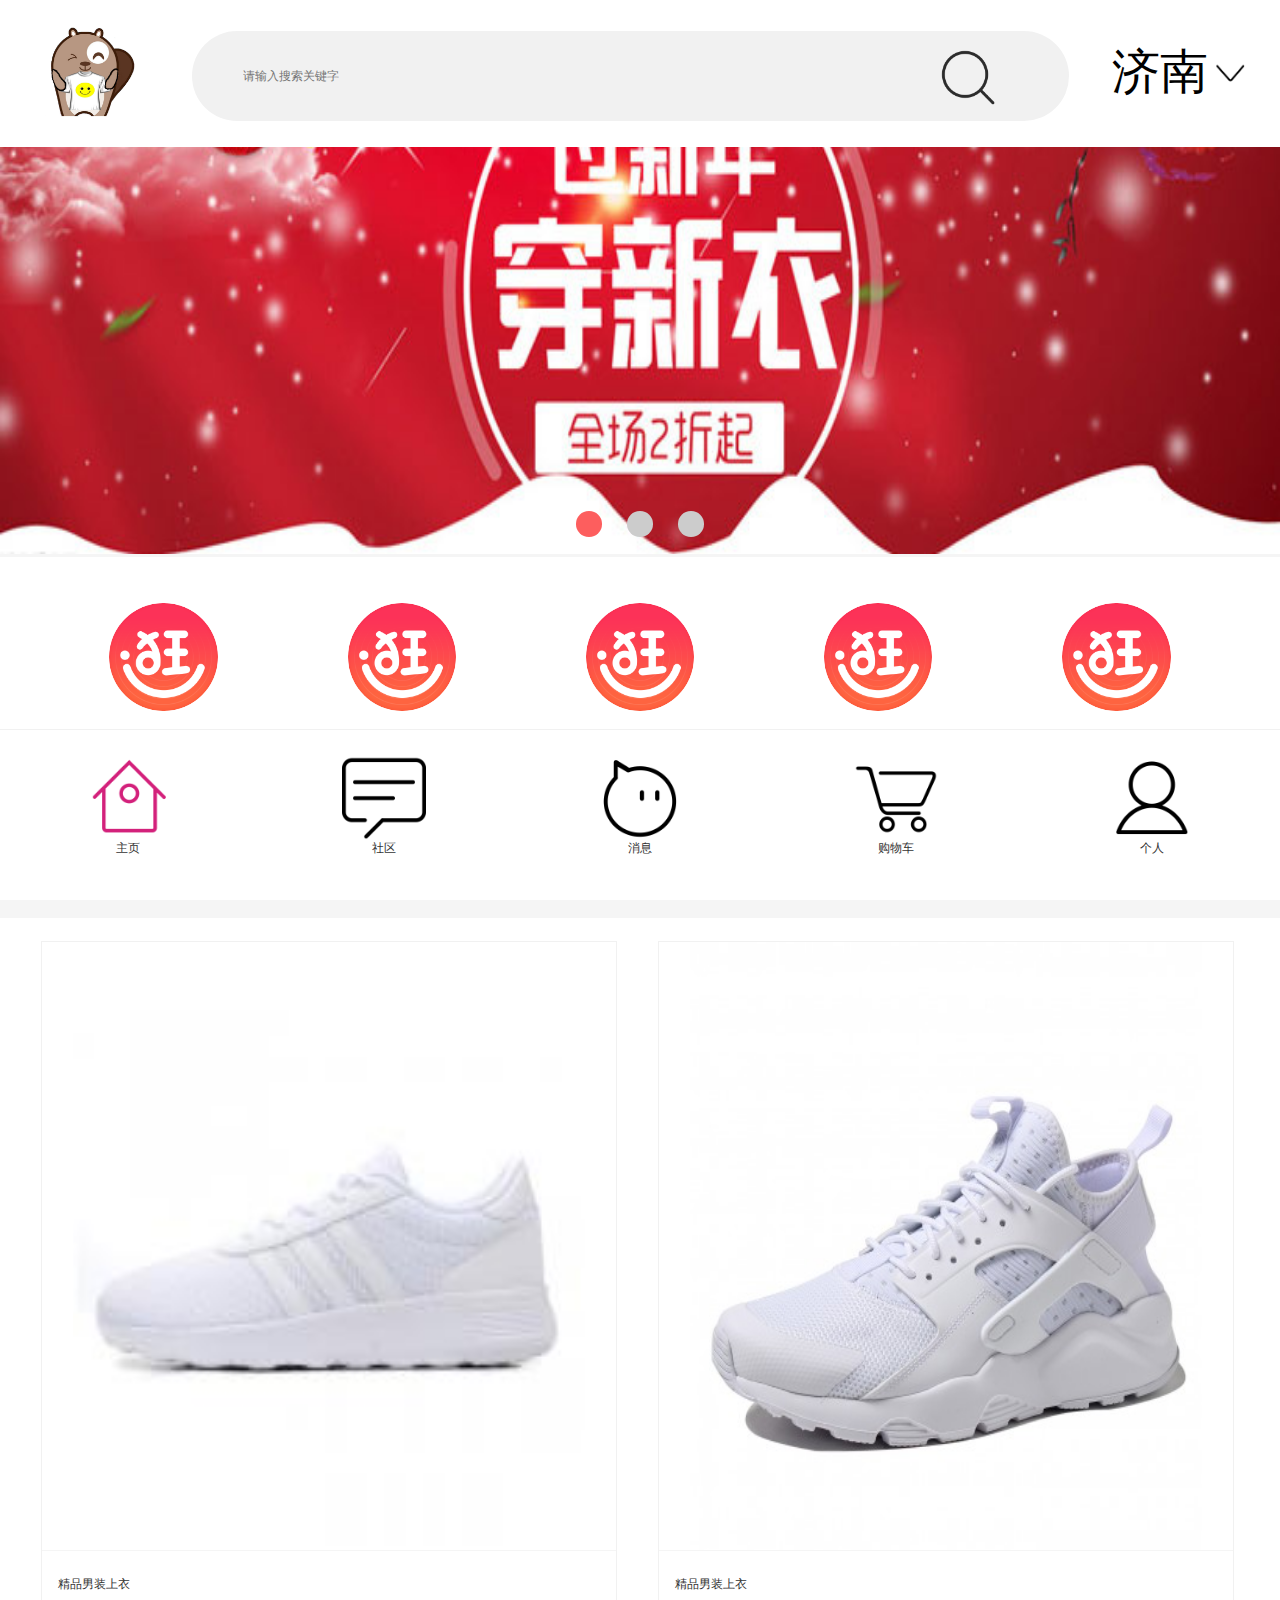
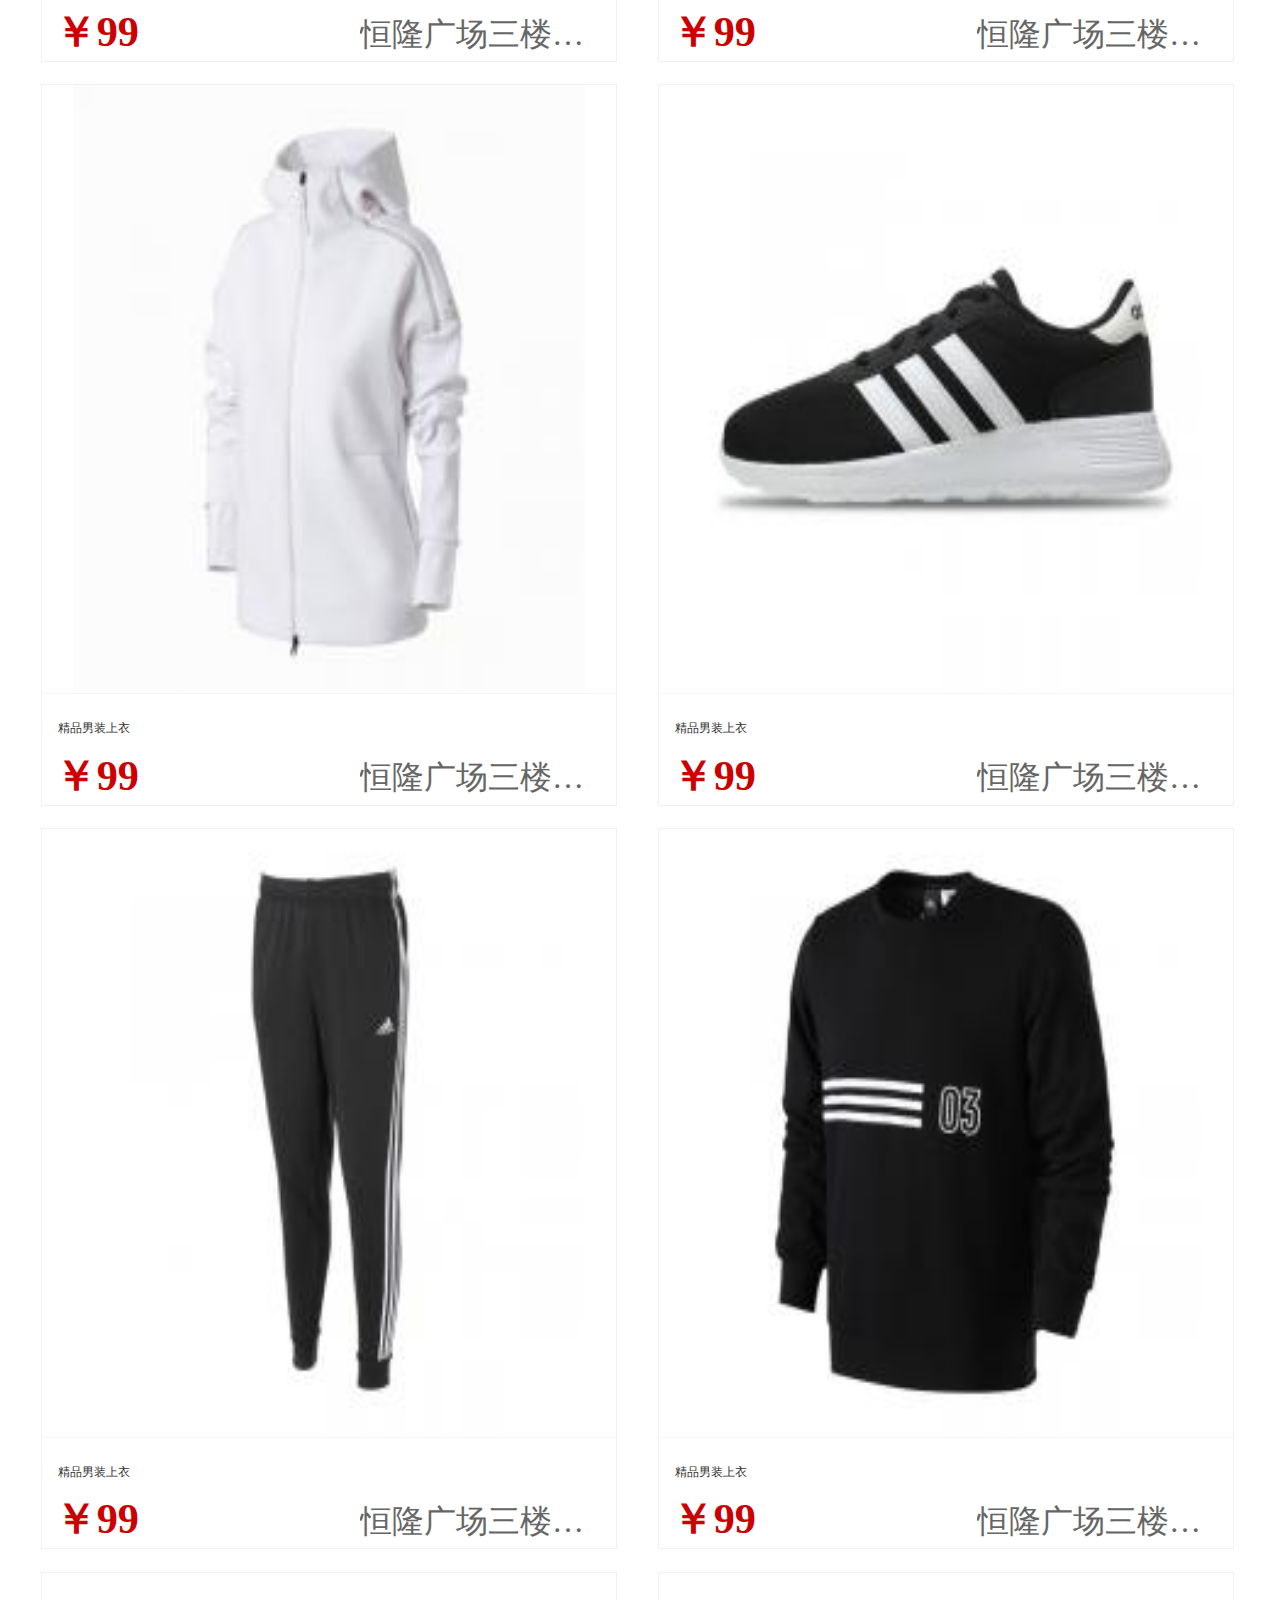
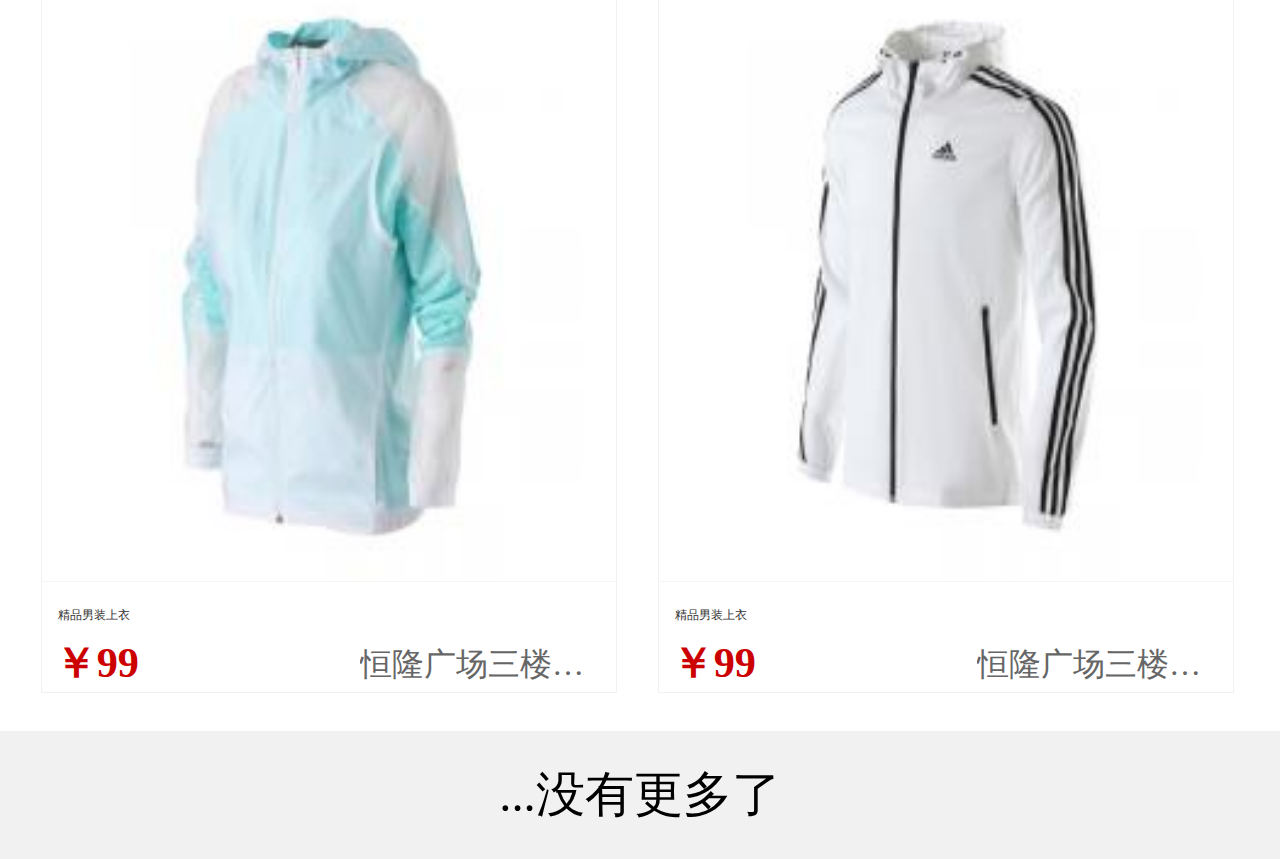
<file: haili-mall/index.html>
<!DOCTYPE html>
<html>
<head>
<meta charset="UTF-8">
<meta name="keywords" content="" />  
<meta name="description" content="" />  
<meta name="viewport" content="width=device-width, initial-scale=1.0, maximum-scale=1.0, user-scalable=0" />  
<meta name="format-detection" content="telephone=no" />  
<meta name="apple-mobile-web-app-capable" content="yes" />  
<meta name="apple-mobile-web-app-status-bar-style" content="black">  
<meta name="author" content="" />  
<link rel="stylesheet" href="css/reset.css" />
<link rel="stylesheet" href="css/index.css" />
<!--
	内容区未设置懒加载
-->
<title>主页</title>
</head>
	<body>
		<!--头部搜索框-->
		<!--自动定位和地点切换未完成-->
		<header class="search">
				<div class="logo">
					<img src="img/haili.jpg" />
				</div>
				<form action=""method="">
					<input type="text" placeholder="请输入搜索关键字" name="search"id="search"/>
					<input type="image" name="search_button" src="img/search .png" id="search_button"/>
				</form>
				<div class="city">
					<div class="city_name">
						<h3>济南</h3>
					</div>
					<div class="city_logo">
						<img src="img/city.png"/>
					</div>
				</div>
		</header>
		<section id="wrap">	
			<!--滚动轮播-->
			<div id="slider">
				<div class="swiper-container clearfix">
					<ul class="swiper-wrapper">
						<li class="swiper-slide"><a href="#"><img src="img/image1.jpg"/></a></li>
						<li class="swiper-slide"><a href="#"><img src="img/image2.jpg"/></a></li>
						<li class="swiper-slide"><a href="#"><img src="img/image3.jpg"/></a></li>
					</ul>
				</div>
				<div class="swiper-pagination"></div>
			</div>
			<!--功能选项-->
			<div class="menu">
				<div class="menu_sort">
					<a href="market.html"><img src="img/menu.png"/></a>
					<div>商场</div>
				</div>
				<div class="menu_sort">
					<a href="brand.html"><img src="img/menu.png"/></a>
					<div>品牌专柜</div>
				</div>
				<div class="menu_sort">
					<a href="wait.html"><img src="img/menu.png"/></a>
					<div>每日推荐</div>
				</div>
				<div class="menu_sort">
					<a href="wait.html"><img src="img/menu.png"/></a>
					<div>限时折扣</div>
				</div>
				<div class="menu_sort">
					<a href="wait.html"><img src="img/menu.png"/></a>
					<div>代购</div>
				</div>
			</div>
			<!--商品推荐-->
			<div class="content"id="content">
				<div class="recommend">
					<div class="recommend_img">
						<img src="img/发现.png" />
					</div>
					<div class="recommend_text">
						<h3>猜您可能会喜欢</h3>
					</div>
				</div>
				<!--内容展示部分	-->
				<div class="content_show">
					<div class="show" id="show">
						<a href="goodsinfo.html">
							<img src="img/store/adidas1.jpg"/>
						</a>
						<div class="show_price">
							<div class="show_name">
								<a>精品男装上衣</a>
							</div>
							<div>
								<span class="price">
									<strong>￥99</strong>
								</span>
								<span class="address">恒隆广场三楼啊啊啊啊啊啊啊</span>
							</div>
						</div>
					</div>
					<div class="show">
						<a href="goodsinfo.html">
							<img src="img/goodsinfo/鞋子2.png"/>
						</a>
						<div class="show_price">
							<div class="show_name">
								<a>精品男装上衣</a>
							</div>
							<div>
								<span class="price">
									<strong>￥99</strong>
								</span>
								<span class="address">恒隆广场三楼啊啊啊啊啊啊啊</span>
							</div>
						</div>
					</div>
					<div class="show">
						<a href="goodsinfo.html">
							<img src="img/store/adidas5.jpg"/>
						</a>
						<div class="show_price">
							<div class="show_name">
								<a>精品男装上衣</a>
							</div>
							<div>
								<span class="price">
									<strong>￥99</strong>
								</span>
								<span class="address">恒隆广场三楼啊啊啊啊啊啊啊</span>
							</div>
						</div>
					</div>
					<div class="show">
						<a href="goodsinfo.html">
							<img src="img/store/adidas2.jpg"/>
						</a>
						<div class="show_price">
							<div class="show_name">
								<a>精品男装上衣</a>
							</div>
							<div>
								<span class="price">
									<strong>￥99</strong>
								</span>
								<span class="address">恒隆广场三楼啊啊啊啊啊啊啊</span>
							</div>
						</div>
					</div>
					<div class="show">
						<a href="goodsinfo.html">
							<img src="img/store/adidas6.jpg"/>
						</a>
						<div class="show_price">
							<div class="show_name">
								<a>精品男装上衣</a>
							</div>
							<div>
								<span class="price">
									<strong>￥99</strong>
								</span>
								<span class="address">恒隆广场三楼啊啊啊啊啊啊啊</span>
							</div>
						</div>
					</div>
					<div class="show">
						<a href="goodsinfo.html">
							<img src="img/store/adidas8.png"/>
						</a>
						<div class="show_price">
							<div class="show_name">
								<a>精品男装上衣</a>
							</div>
							<div>
								<span class="price">
									<strong>￥99</strong>
								</span>
								<span class="address">恒隆广场三楼啊啊啊啊啊啊啊</span>
							</div>
						</div>
					</div>
					<div class="show">
						<a href="goodsinfo.html">
							<img src="img/store/w2.png"/>
						</a>
						<div class="show_price">
							<div class="show_name">
								<a>精品男装上衣</a>
							</div>
							<div>
								<span class="price">
									<strong>￥99</strong>
								</span>
								<span class="address">恒隆广场三楼啊啊啊啊啊啊啊</span>
							</div>
						</div>
					</div>
					<div class="show">
						<a href="goodsinfo.html">
							<img src="img/store/adidas7.jpg"/>
						</a>
						<div class="show_price">
							<div class="show_name">
								<a>精品男装上衣</a>
							</div>
							<div>
								<span class="price">
									<strong>￥99</strong>
								</span>
								<span class="address">恒隆广场三楼啊啊啊啊啊啊啊</span>
							</div>
						</div>					
					</div>
				</div>
			</div>	
			
		</section>
		<!--底部导航栏-->
		<!--
			
			
			下拉刷新加载 更多尚未实现
			js.....
			
		-->
		<footer>
			<div class="pay-foot">...没有更多了</div>
			<div class="foot"id="foot">
				<div class="foot_menu ">
					<a href="index.html">
						<img src="img/主页(1).png" />
						<div>主页</div>
					</a>
				</div>
				<div class="foot_menu">
					<a href="wait.html">
						<img src="img/社区.png" />
						<div>社区</div>
					</a>
				</div>
				<div class="foot_menu">
					<a href="wait.html">
						<img src="img/消息.png"/>
						<div>消息</div>
					</a>
				</div>
				<div class="foot_menu">
					<a href="shopcar.html">
						<img src="img/购物车.png" />
						<div>购物车</div>
					</a>
				</div>
				<div class="foot_menu">
					<a href="personal.html">
						<img src="img/个人.png" />
						<div>个人</div>
					</a>
				</div>
			</div>
		</footer>
		<script type="text/javascript" src="js/rem.js" ></script>
		<script type="text/javascript" src="js/swiper.min.js" ></script>
		<script type="text/javascript" src="js/index.js" ></script>
	</body>
</html>
</file>
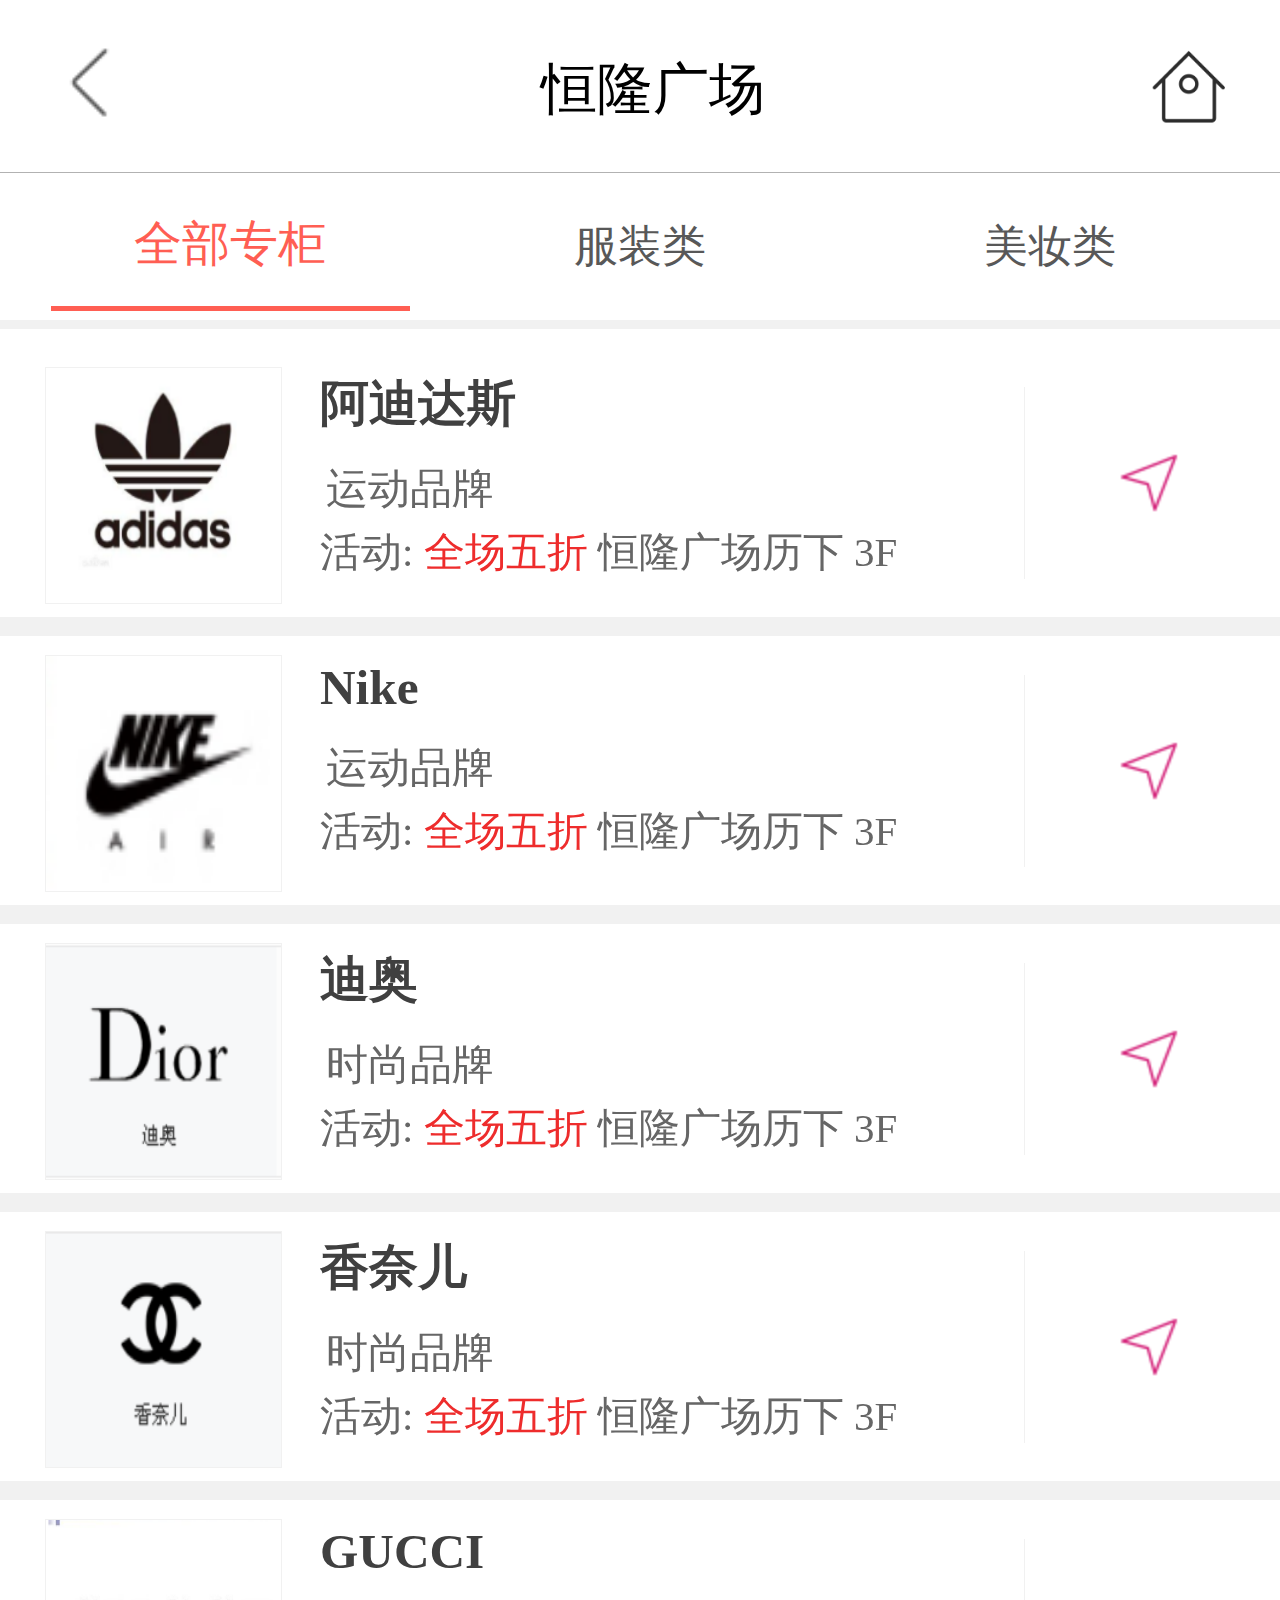
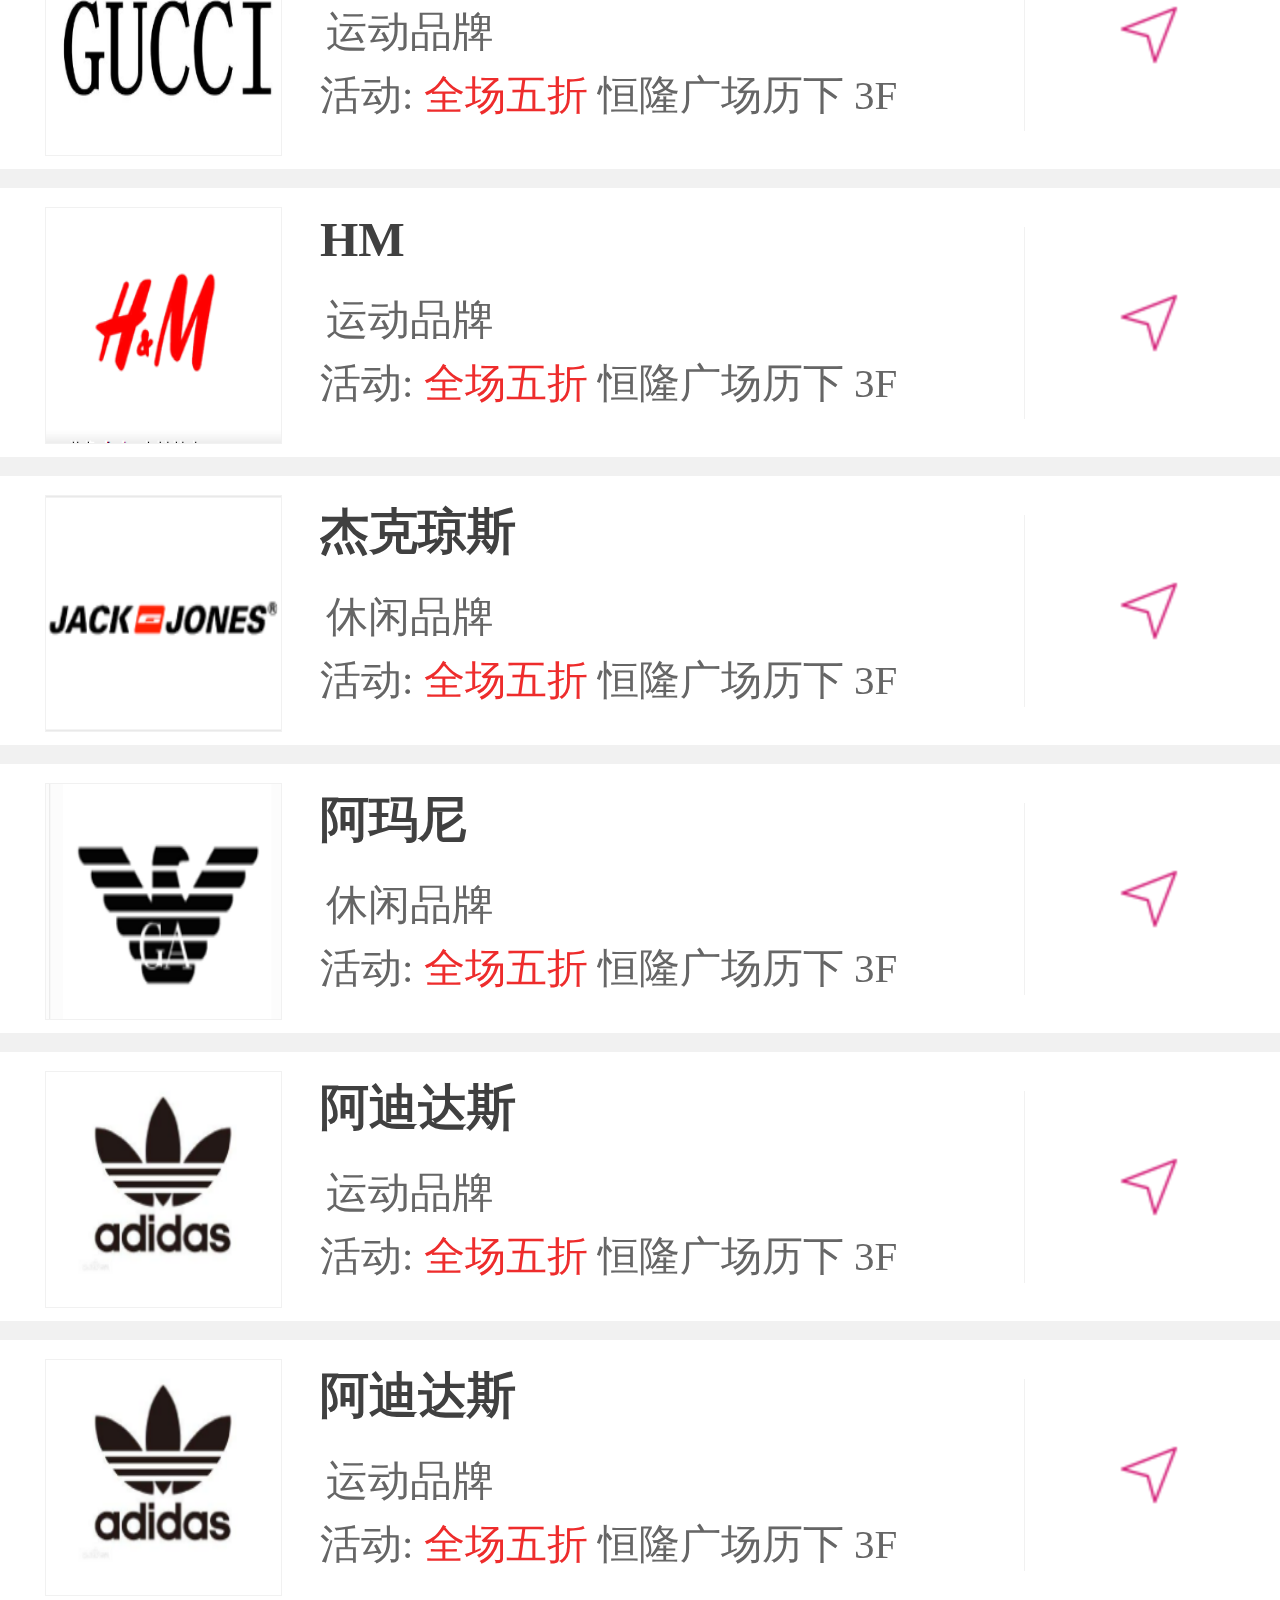
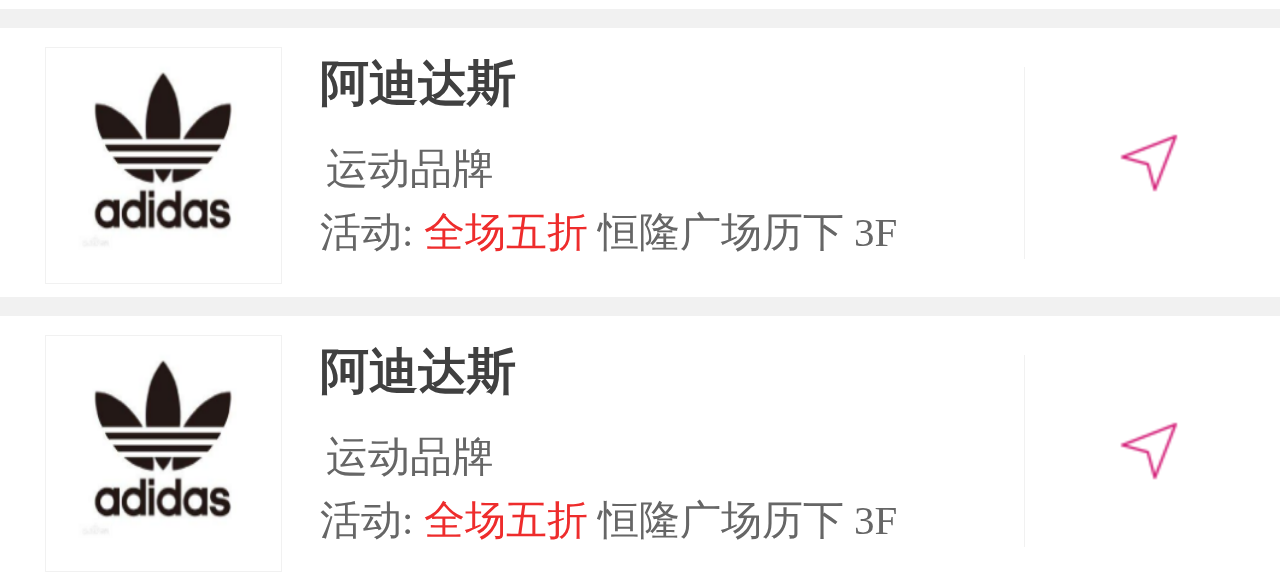
<file: haili-mall/brand.html>
<!DOCTYPE html>
<html>
	<head>
		<meta charset="UTF-8">
		<meta name="keywords" content="" />  
		<meta name="description" content="" />  
		<meta name="viewport" content="width=device-width, initial-scale=1.0, maximum-scale=1.0, user-scalable=0" />  
		<meta name="format-detection" content="telephone=no" />  
		<meta name="apple-mobile-web-app-capable" content="yes" />  
		<meta name="apple-mobile-web-app-status-bar-style" content="black">  
		<meta name="author" content="" />  
		<link rel="stylesheet" href="css/reset.css" />
		<link rel="stylesheet" href="css/swiper.min.css" />
		<script type="text/javascript" src="js/swiper.min.js" ></script>
		<link rel="stylesheet" href="css/index.css" />
		<script type="text/javascript" src="js/jquery-2.2.3.min.js" ></script>
		<script type="text/javascript" src="js/tabs.js" ></script>
		<script type="text/javascript" src="js/rem.js" ></script>
		<title>恒隆广场</title>
	</head>
	<body>
		<header class="s-search brand">
			<div class="s-title">
				<div class="s-back">
					<a href="javascript:;"ontouchstart="javascript:history.back(-1)"><img src="img/left.png"/></a>
				</div>
				<div class="s-info">
					<p>恒隆广场</p>
				</div>
				<div class="s-index">
					<a href="index.html"><img src="img/主页.png"/></a>
				</div>
			</div>
			<div class="tabs brand-tabs"> 
				<a href="#" class="change">全部专柜</a> 
				<a href="#" >服装类</a> 
				<a href="#">美妆类</a>
			</div>
		</header>
		<section class="container">
		<div id="tabs-container" class="swiper-container">
		<div class="swiper-wrapper">
			<div class="swiper-slide">
		        	<div class="content-slide">
		        		<ul class="news-list">
		        		<li class="contant_list brand_list">
			        		<div class="content_sort brand_sort">
								<a href="store.html">
									<div class="content_name brand-name">
										<div class="content_img brand-img">
											<img src="img/brand/adidas.png"/>
										</div>
										<div class="list_text brand-text">
											<p class="list_name">
												<strong>阿迪达斯</strong>
											</p>
											<p class="list_sort">运动品牌</p>
											<span class="list_address">活动:&nbsp;<span style="color:#EE2C2C ;">全场五折</span><span>&nbsp;恒隆广场历下&nbsp;3F</span></span>
										</div>
									</div>						
								</a>
								<div class="collect">
									<a href="store.html"><img src="img/brand/导航.png" /></a>
								</div>
							</div>
		        		</li>
		        		<li class="contant_list brand_list">
			        		<div class="content_sort brand_sort">
								<a href="store.html">
									<div class="content_name brand-name">
										<div class="content_img brand-img">
											<img src="img/brand/nike.png"/>
										</div>
										<div class="list_text brand-text">
											<p class="list_name">
												<strong>Nike</strong>
											</p>
											<p class="list_sort">运动品牌</p>
											<span class="list_address">活动:&nbsp;<span style="color:#EE2C2C ;">全场五折</span><span>&nbsp;恒隆广场历下&nbsp;3F</span></span>
										</div>
									</div>						
								</a>
								<div class="collect">
									<a href="store.html"><img src="img/brand/导航.png" /></a>
								</div>
							</div>
		        		</li>
		        		<li class="contant_list brand_list">
			        		<div class="content_sort brand_sort">
								<a href="store.html">
									<div class="content_name brand-name">
										<div class="content_img brand-img">
											<img src="img/brand/迪奥.png"/>
										</div>
										<div class="list_text brand-text">
											<p class="list_name">
												<strong>迪奥</strong>
											</p>
											<p class="list_sort">时尚品牌</p>
											<span class="list_address">活动:&nbsp;<span style="color:#EE2C2C ;">全场五折</span><span>&nbsp;恒隆广场历下&nbsp;3F</span></span>
										</div>
									</div>						
								</a>
								<div class="collect">
									<a href="store.html"><img src="img/brand/导航.png" /></a>
								</div>
							</div>
		        		</li>
		        		<li class="contant_list brand_list">
			        		<div class="content_sort brand_sort">
								<a href="store.html">
									<div class="content_name brand-name">
										<div class="content_img brand-img">
											<img src="img/brand/香奈儿.png"/>
										</div>
										<div class="list_text brand-text">
											<p class="list_name">
												<strong>香奈儿</strong>
											</p>
											<p class="list_sort">时尚品牌</p>
											<span class="list_address">活动:&nbsp;<span style="color:#EE2C2C ;">全场五折</span><span>&nbsp;恒隆广场历下&nbsp;3F</span></span>
										</div>
									</div>						
								</a>
								<div class="collect">
									<a href="store.html"><img src="img/brand/导航.png" /></a>
								</div>
							</div>
		        		</li>
		        		<li class="contant_list brand_list">
			        		<div class="content_sort brand_sort">
								<a href="store.html">
									<div class="content_name brand-name">
										<div class="content_img brand-img">
											<img src="img/brand/gucci.png"/>
										</div>
										<div class="list_text brand-text">
											<p class="list_name">
												<strong>GUCCI</strong>
											</p>
											<p class="list_sort">运动品牌</p>
											<span class="list_address">活动:&nbsp;<span style="color:#EE2C2C ;">全场五折</span><span>&nbsp;恒隆广场历下&nbsp;3F</span></span>
										</div>
									</div>						
								</a>
								<div class="collect">
									<a href="store.html"><img src="img/brand/导航.png" /></a>
								</div>
							</div>
		        		</li>
		        		<li class="contant_list brand_list">
			        		<div class="content_sort brand_sort">
								<a href="store.html">
									<div class="content_name brand-name">
										<div class="content_img brand-img">
											<img src="img/brand/hm.png"/>
										</div>
										<div class="list_text brand-text">
											<p class="list_name">
												<strong>HM</strong>
											</p>
											<p class="list_sort">运动品牌</p>
											<span class="list_address">活动:&nbsp;<span style="color:#EE2C2C ;">全场五折</span><span>&nbsp;恒隆广场历下&nbsp;3F</span></span>
										</div>
									</div>						
								</a>
								<div class="collect">
									<a href="store.html"><img src="img/brand/导航.png" /></a>
								</div>
							</div>
		        		</li>
		        		<li class="contant_list brand_list">
			        	<div class="content_sort brand_sort">
								<a href="store.html">
									<div class="content_name brand-name">
										<div class="content_img brand-img">
											<img src="img/brand/杰克琼斯.png"/>
										</div>
										<div class="list_text brand-text">
											<p class="list_name">
												<strong>杰克琼斯</strong>
											</p>
											<p class="list_sort">休闲品牌</p>
											<span class="list_address">活动:&nbsp;<span style="color:#EE2C2C ;">全场五折</span><span>&nbsp;恒隆广场历下&nbsp;3F</span></span>
										</div>
									</div>						
								</a>
								<div class="collect">
									<a href="store.html"><img src="img/brand/导航.png" /></a>
								</div>
							</div>
		        		</li>
		        		<li class="contant_list brand_list">
			        		<div class="content_sort brand_sort">
								<a href="store.html">
									<div class="content_name brand-name">
										<div class="content_img brand-img">
											<img src="img/brand/阿玛尼.png"/>
										</div>
										<div class="list_text brand-text">
											<p class="list_name">
												<strong>阿玛尼</strong>
											</p>
											<p class="list_sort">休闲品牌</p>
											<span class="list_address">活动:&nbsp;<span style="color:#EE2C2C ;">全场五折</span><span>&nbsp;恒隆广场历下&nbsp;3F</span></span>
										</div>
									</div>						
								</a>
								<div class="collect">
									<a href="store.html"><img src="img/brand/导航.png" /></a>
								</div>
							</div>
		        		</li>
		        		<li class="contant_list brand_list">
			        		<div class="content_sort brand_sort">
								<a href="store.html">
									<div class="content_name brand-name">
										<div class="content_img brand-img">
											<img src="img/brand/adidas.png"/>
										</div>
										<div class="list_text brand-text">
											<p class="list_name">
												<strong>阿迪达斯</strong>
											</p>
											<p class="list_sort">运动品牌</p>
											<span class="list_address">活动:&nbsp;<span style="color:#EE2C2C ;">全场五折</span><span>&nbsp;恒隆广场历下&nbsp;3F</span></span>
										</div>
									</div>						
								</a>
								<div class="collect">
									<a href="store.html"><img src="img/brand/导航.png" /></a>
								</div>
							</div>
		        		</li>
		        		<li class="contant_list brand_list">
			        		<div class="content_sort brand_sort">
								<a href="store.html">
									<div class="content_name brand-name">
										<div class="content_img brand-img">
											<img src="img/brand/adidas.png"/>
										</div>
										<div class="list_text brand-text">
											<p class="list_name">
												<strong>阿迪达斯</strong>
											</p>
											<p class="list_sort">运动品牌</p>
											<span class="list_address">活动:&nbsp;<span style="color:#EE2C2C ;">全场五折</span><span>&nbsp;恒隆广场历下&nbsp;3F</span></span>
										</div>
									</div>						
								</a>
								<div class="collect">
									<a href="store.html"><img src="img/brand/导航.png" /></a>
								</div>
							</div>
		        		</li>
		        		<li class="contant_list brand_list">
			        		<div class="content_sort brand_sort">
								<a href="store.html">
									<div class="content_name brand-name">
										<div class="content_img brand-img">
											<img src="img/brand/adidas.png"/>
										</div>
										<div class="list_text brand-text">
											<p class="list_name">
												<strong>阿迪达斯</strong>
											</p>
											<p class="list_sort">运动品牌</p>
											<span class="list_address">活动:&nbsp;<span style="color:#EE2C2C ;">全场五折</span><span>&nbsp;恒隆广场历下&nbsp;3F</span></span>
										</div>
									</div>						
								</a>
								<div class="collect">
									<a href="store.html"><img src="img/brand/导航.png" /></a>
								</div>
							</div>
		        		</li>
		        		<li class="contant_list brand_list">
			        		<div class="content_sort brand_sort">
								<a href="store.html">
									<div class="content_name brand-name">
										<div class="content_img brand-img">
											<img src="img/brand/adidas.png"/>
										</div>
										<div class="list_text brand-text">
											<p class="list_name">
												<strong>阿迪达斯</strong>
											</p>
											<p class="list_sort">运动品牌</p>
											<span class="list_address">活动:&nbsp;<span style="color:#EE2C2C ;">全场五折</span><span>&nbsp;恒隆广场历下&nbsp;3F</span></span>
										</div>
									</div>						
								</a>
								<div class="collect">
									<a href="store.html"><img src="img/brand/导航.png" /></a>
								</div>
							</div>
		        		</li>
		        		</ul>
		      		</div>
		      	</div>
		      	<div class="swiper-slide">
		        	<div class="content-slide">
		        		<ul class="news-list">
		        		<li class="contant_list brand_list">
			        		<div class="content_sort brand_sort">
								<a href="store.html">
									<div class="content_name brand-name">
										<div class="content_img brand-img">
											<img src="img/brand/adidas.png"/>
										</div>
										<div class="list_text brand-text">
											<p class="list_name">
												<strong>阿迪达斯</strong>
											</p>
											<p class="list_sort">运动品牌</p>
											<span class="list_address">活动:&nbsp;<span style="color:#EE2C2C ;">全场五折</span><span>&nbsp;恒隆广场历下&nbsp;3F</span></span>
										</div>
									</div>						
								</a>
								<div class="collect">
									<a href="store.html"><img src="img/brand/导航.png" /></a>
								</div>
							</div>
		        		</li>
		        		<li class="contant_list brand_list">
			        		<div class="content_sort brand_sort">
								<a href="store.html">
									<div class="content_name brand-name">
										<div class="content_img brand-img">
											<img src="img/brand/gucci.png"/>
										</div>
										<div class="list_text brand-text">
											<p class="list_name">
												<strong>GUCCI</strong>
											</p>
											<p class="list_sort">运动品牌</p>
											<span class="list_address">活动:&nbsp;<span style="color:#EE2C2C ;">全场五折</span><span>&nbsp;恒隆广场历下&nbsp;3F</span></span>
										</div>
									</div>						
								</a>
								<div class="collect">
									<a href="store.html"><img src="img/brand/导航.png" /></a>
								</div>
							</div>
		        		</li>
		        		<li class="contant_list brand_list">
			        		<div class="content_sort brand_sort">
								<a href="store.html">
									<div class="content_name brand-name">
										<div class="content_img brand-img">
											<img src="img/brand/hm.png"/>
										</div>
										<div class="list_text brand-text">
											<p class="list_name">
												<strong>HM</strong>
											</p>
											<p class="list_sort">运动品牌</p>
											<span class="list_address">活动:&nbsp;<span style="color:#EE2C2C ;">全场五折</span><span>&nbsp;恒隆广场历下&nbsp;3F</span></span>
										</div>
									</div>						
								</a>
								<div class="collect">
									<a href="store.html"><img src="img/brand/导航.png" /></a>
								</div>
							</div>
		        		</li>
		        		<li class="contant_list brand_list">
			        		<div class="content_sort brand_sort">
								<a href="store.html">
									<div class="content_name brand-name">
										<div class="content_img brand-img">
											<img src="img/brand/杰克琼斯.png"/>
										</div>
										<div class="list_text brand-text">
											<p class="list_name">
												<strong>杰克琼斯</strong>
											</p>
											<p class="list_sort">休闲品牌</p>
											<span class="list_address">活动:&nbsp;<span style="color:#EE2C2C ;">全场五折</span><span>&nbsp;恒隆广场历下&nbsp;3F</span></span>
										</div>
									</div>						
								</a>
								<div class="collect">
									<a href="store.html"><img src="img/brand/导航.png" /></a>
								</div>
							</div>
		        		</li>
		        		<li class="contant_list brand_list">
			        		<div class="content_sort brand_sort">
								<a href="store.html">
									<div class="content_name brand-name">
										<div class="content_img brand-img">
											<img src="img/brand/阿玛尼.png"/>
										</div>
										<div class="list_text brand-text">
											<p class="list_name">
												<strong>阿玛尼</strong>
											</p>
											<p class="list_sort">休闲品牌</p>
											<span class="list_address">活动:&nbsp;<span style="color:#EE2C2C ;">全场五折</span><span>&nbsp;恒隆广场历下&nbsp;3F</span></span>
										</div>
									</div>						
								</a>
								<div class="collect">
									<a href="store.html"><img src="img/brand/导航.png" /></a>
								</div>
							</div>
		        		</li>
		        		<li class="contant_list brand_list">
			        		<div class="content_sort brand_sort">
								<a href="store.html">
									<div class="content_name brand-name">
										<div class="content_img brand-img">
											<img src="img/brand/adidas.png"/>
										</div>
										<div class="list_text brand-text">
											<p class="list_name">
												<strong>阿迪达斯</strong>
											</p>
											<p class="list_sort">运动品牌</p>
											<span class="list_address">活动:&nbsp;<span style="color:#EE2C2C ;">全场五折</span><span>&nbsp;恒隆广场历下&nbsp;3F</span></span>
										</div>
									</div>						
								</a>
								<div class="collect">
									<a href="store.html"><img src="img/brand/导航.png" /></a>
								</div>
							</div>
		        		</li>
		        		<li class="contant_list brand_list">
			        		<div class="content_sort brand_sort">
								<a href="store.html">
									<div class="content_name brand-name">
										<div class="content_img brand-img">
											<img src="img/brand/adidas.png"/>
										</div>
										<div class="list_text brand-text">
											<p class="list_name">
												<strong>阿迪达斯</strong>
											</p>
											<p class="list_sort">运动品牌</p>
											<span class="list_address">活动:&nbsp;<span style="color:#EE2C2C ;">全场五折</span><span>&nbsp;恒隆广场历下&nbsp;3F</span></span>
										</div>
									</div>						
								</a>
								<div class="collect">
									<a href="store.html"><img src="img/brand/导航.png" /></a>
								</div>
							</div>
		        		</li>
		        		<li class="contant_list brand_list">
			        		<div class="content_sort brand_sort">
								<a href="store.html">
									<div class="content_name brand-name">
										<div class="content_img brand-img">
											<img src="img/brand/adidas.png"/>
										</div>
										<div class="list_text brand-text">
											<p class="list_name">
												<strong>阿迪达斯</strong>
											</p>
											<p class="list_sort">运动品牌</p>
											<span class="list_address">活动:&nbsp;<span style="color:#EE2C2C ;">全场五折</span><span>&nbsp;恒隆广场历下&nbsp;3F</span></span>
										</div>
									</div>						
								</a>
								<div class="collect">
									<a href="store.html"><img src="img/brand/导航.png" /></a>
								</div>
							</div>
		        		</li>
		        		</ul>
		        	</div>
		        	</div>
		       		<div class="swiper-slide">
		        	<div class="content-slide">
		        		<ul class="news-list">
		        		<li class="contant_list brand_list">
			        		<div class="content_sort brand_sort">
								<a href="store.html">
									<div class="content_name brand-name">
										<div class="content_img brand-img">
											<img src="img/brand/迪奥.png"/>
										</div>
										<div class="list_text brand-text">
											<p class="list_name">
												<strong>迪奥</strong>
											</p>
											<p class="list_sort">时尚品牌</p>
											<span class="list_address">活动:&nbsp;<span style="color:#EE2C2C ;">全场五折</span><span>&nbsp;恒隆广场历下&nbsp;3F</span></span>
										</div>
									</div>						
								</a>
								<div class="collect">
									<a href="store.html"><img src="img/brand/导航.png" /></a>
								</div>
							</div>
		        		</li>
		        		<li class="contant_list brand_list">
			        		<div class="content_sort brand_sort">
								<a href="store.html">
									<div class="content_name brand-name">
										<div class="content_img brand-img">
											<img src="img/brand/香奈儿.png"/>
										</div>
										<div class="list_text brand-text">
											<p class="list_name">
												<strong>香奈儿</strong>
											</p>
											<p class="list_sort">时尚品牌</p>
											<span class="list_address">活动:&nbsp;<span style="color:#EE2C2C ;">全场五折</span><span>&nbsp;恒隆广场历下&nbsp;3F</span></span>
										</div>
									</div>						
								</a>
								<div class="collect">
									<a href="store.html"><img src="img/brand/导航.png" /></a>
								</div>
							</div>
		        		</li>
		        		<li class="contant_list brand_list">
			        		<div class="content_sort brand_sort">
								<a href="store.html">
									<div class="content_name brand-name">
										<div class="content_img brand-img">
											<img src="img/brand/香奈儿.png"/>
										</div>
										<div class="list_text brand-text">
											<p class="list_name">
												<strong>香奈儿</strong>
											</p>
											<p class="list_sort">时尚品牌</p>
											<span class="list_address">活动:&nbsp;<span style="color:#EE2C2C ;">全场五折</span><span>&nbsp;恒隆广场历下&nbsp;3F</span></span>
										</div>
									</div>						
								</a>
								<div class="collect">
									<a href="store.html"><img src="img/brand/导航.png" /></a>
								</div>
							</div>
		        		</li>
		        		<li class="contant_list brand_list">
			        		<div class="content_sort brand_sort">
								<a href="store.html">
									<div class="content_name brand-name">
										<div class="content_img brand-img">
											<img src="img/brand/香奈儿.png"/>
										</div>
										<div class="list_text brand-text">
											<p class="list_name">
												<strong>香奈儿</strong>
											</p>
											<p class="list_sort">时尚品牌</p>
											<span class="list_address">活动:&nbsp;<span style="color:#EE2C2C ;">全场五折</span><span>&nbsp;恒隆广场历下&nbsp;3F</span></span>
										</div>
									</div>						
								</a>
								<div class="collect">
									<a href="store.html"><img src="img/brand/导航.png" /></a>
								</div>
							</div>
		        		</li>
		        		<li class="contant_list brand_list">
			        		<div class="content_sort brand_sort">
								<a href="store.html">
									<div class="content_name brand-name">
										<div class="content_img brand-img">
											<img src="img/brand/香奈儿.png"/>
										</div>
										<div class="list_text brand-text">
											<p class="list_name">
												<strong>香奈儿</strong>
											</p>
											<p class="list_sort">时尚品牌</p>
											<span class="list_address">活动:&nbsp;<span style="color:#EE2C2C ;">全场五折</span><span>&nbsp;恒隆广场历下&nbsp;3F</span></span>
										</div>
									</div>						
								</a>
								<div class="collect">
									<a href="store.html"><img src="img/brand/导航.png" /></a>
								</div>
							</div>
		        		</li>
		        		<li class="contant_list brand_list">
			        		<div class="content_sort brand_sort">
								<a href="store.html">
									<div class="content_name brand-name">
										<div class="content_img brand-img">
											<img src="img/brand/香奈儿.png"/>
										</div>
										<div class="list_text brand-text">
											<p class="list_name">
												<strong>香奈儿</strong>
											</p>
											<p class="list_sort">时尚品牌</p>
											<span class="list_address">活动:&nbsp;<span style="color:#EE2C2C ;">全场五折</span><span>&nbsp;恒隆广场历下&nbsp;3F</span></span>
										</div>
									</div>						
								</a>
								<div class="collect">
									<a href="store.html"><img src="img/brand/导航.png" /></a>
								</div>
							</div>
		        		</li>
		        		<li class="contant_list brand_list">
			        		<div class="content_sort brand_sort">
								<a href="store.html">
									<div class="content_name brand-name">
										<div class="content_img brand-img">
											<img src="img/brand/香奈儿.png"/>
										</div>
										<div class="list_text brand-text">
											<p class="list_name">
												<strong>香奈儿</strong>
											</p>
											<p class="list_sort">时尚品牌</p>
											<span class="list_address">活动:&nbsp;<span style="color:#EE2C2C ;">全场五折</span><span>&nbsp;恒隆广场历下&nbsp;3F</span></span>
										</div>
									</div>						
								</a>
								<div class="collect">
									<a href="store.html"><img src="img/brand/导航.png" /></a>
								</div>
							</div>
		        		</li>
		        		<li class="contant_list brand_list">
			        		<div class="content_sort brand_sort">
								<a href="store.html">
									<div class="content_name brand-name">
										<div class="content_img brand-img">
											<img src="img/brand/香奈儿.png"/>
										</div>
										<div class="list_text brand-text">
											<p class="list_name">
												<strong>香奈儿</strong>
											</p>
											<p class="list_sort">时尚品牌</p>
											<span class="list_address">活动:&nbsp;<span style="color:#EE2C2C ;">全场五折</span><span>&nbsp;恒隆广场历下&nbsp;3F</span></span>
										</div>
									</div>						
								</a>
								<div class="collect">
									<a href="store.html"><img src="img/brand/导航.png" /></a>
								</div>
							</div>
		        		</li>
		        		</ul>
		        	</div>
		        	</div>
		      </div>	
      		</div>
		</section>

	</body>
</html>
</file>
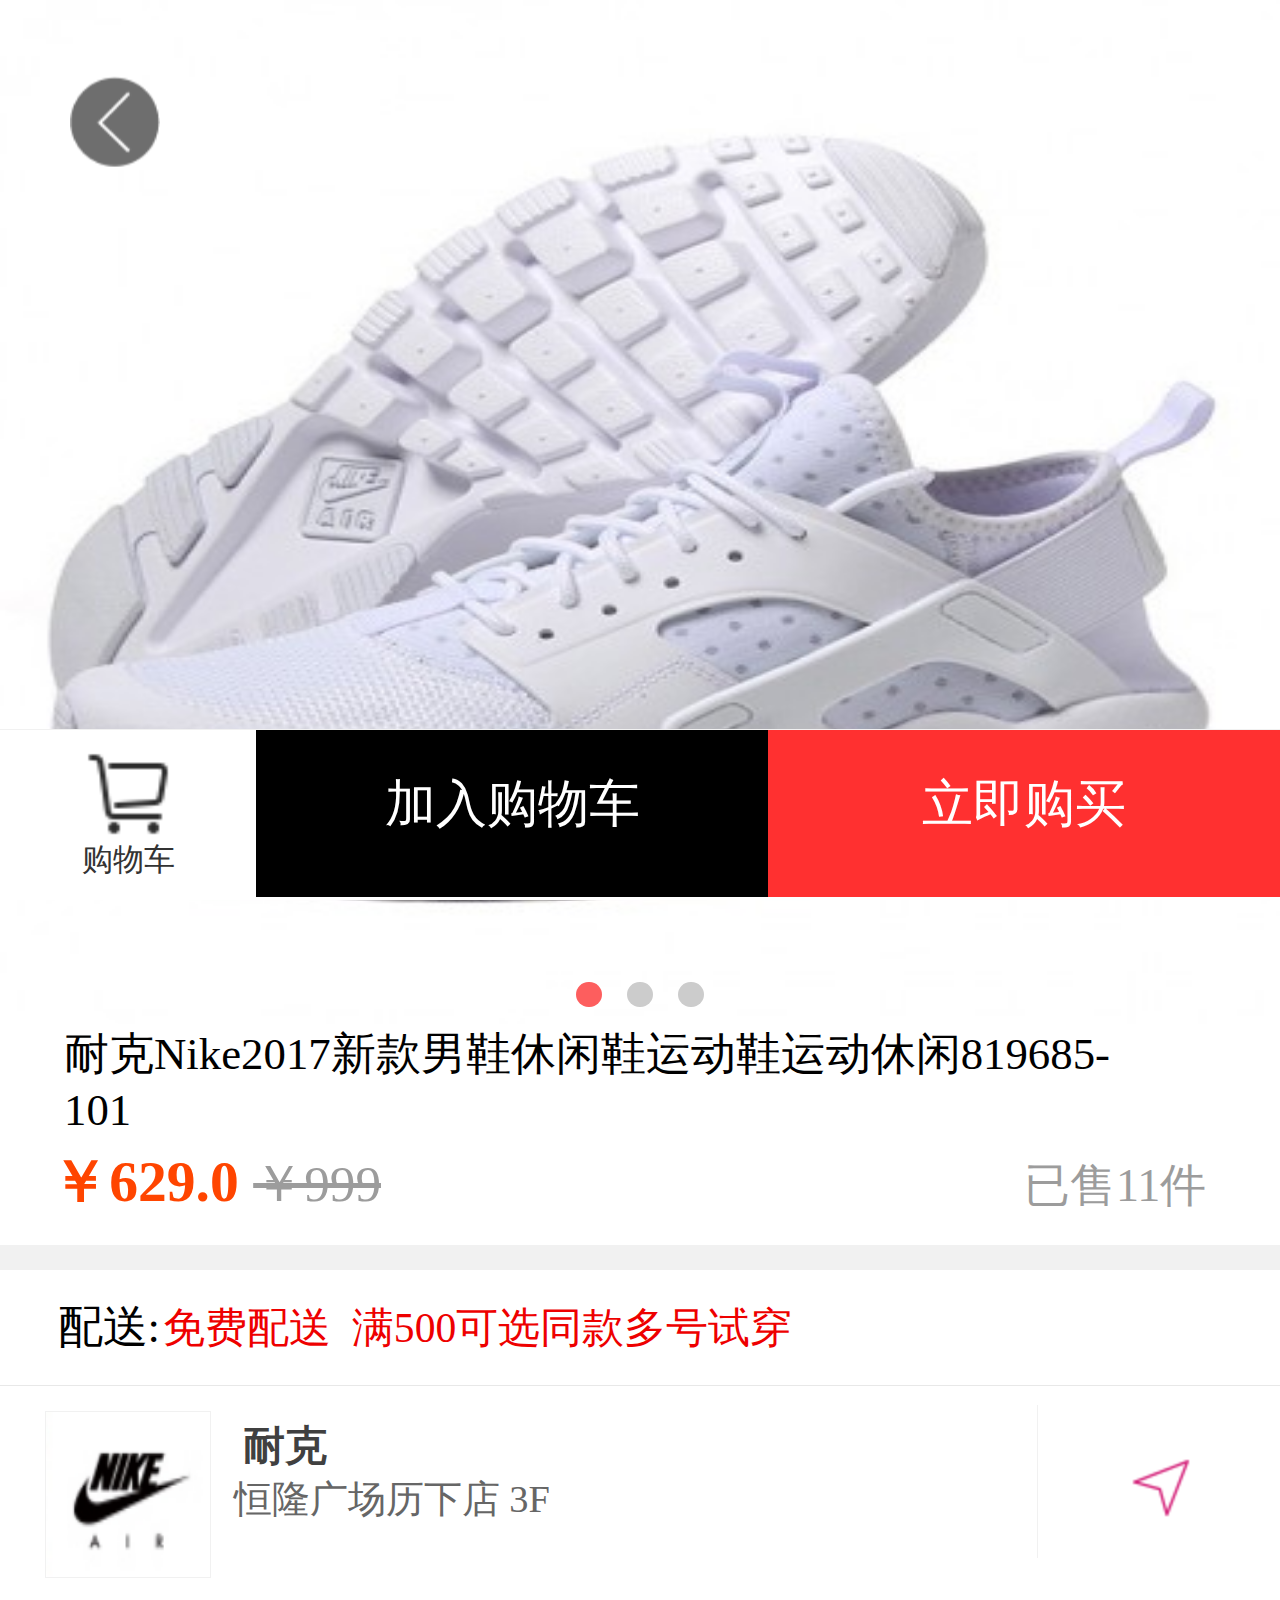
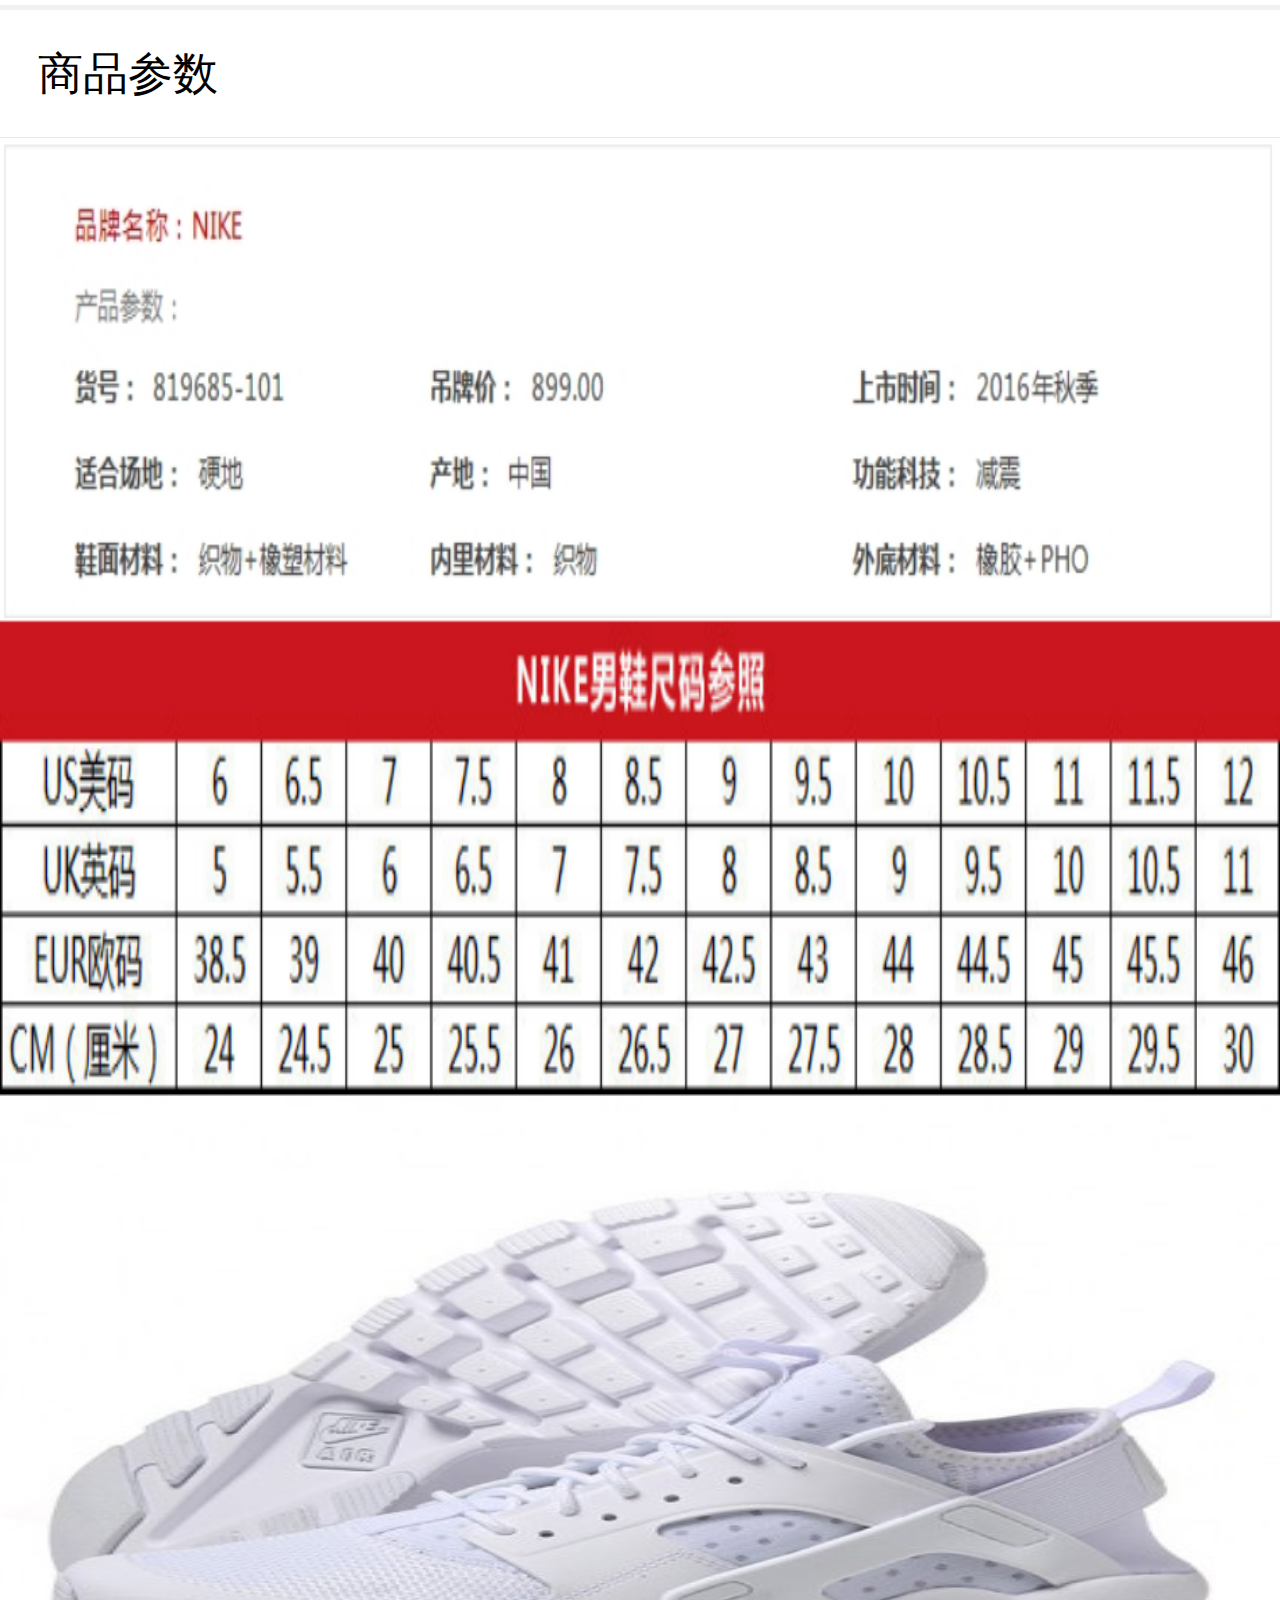
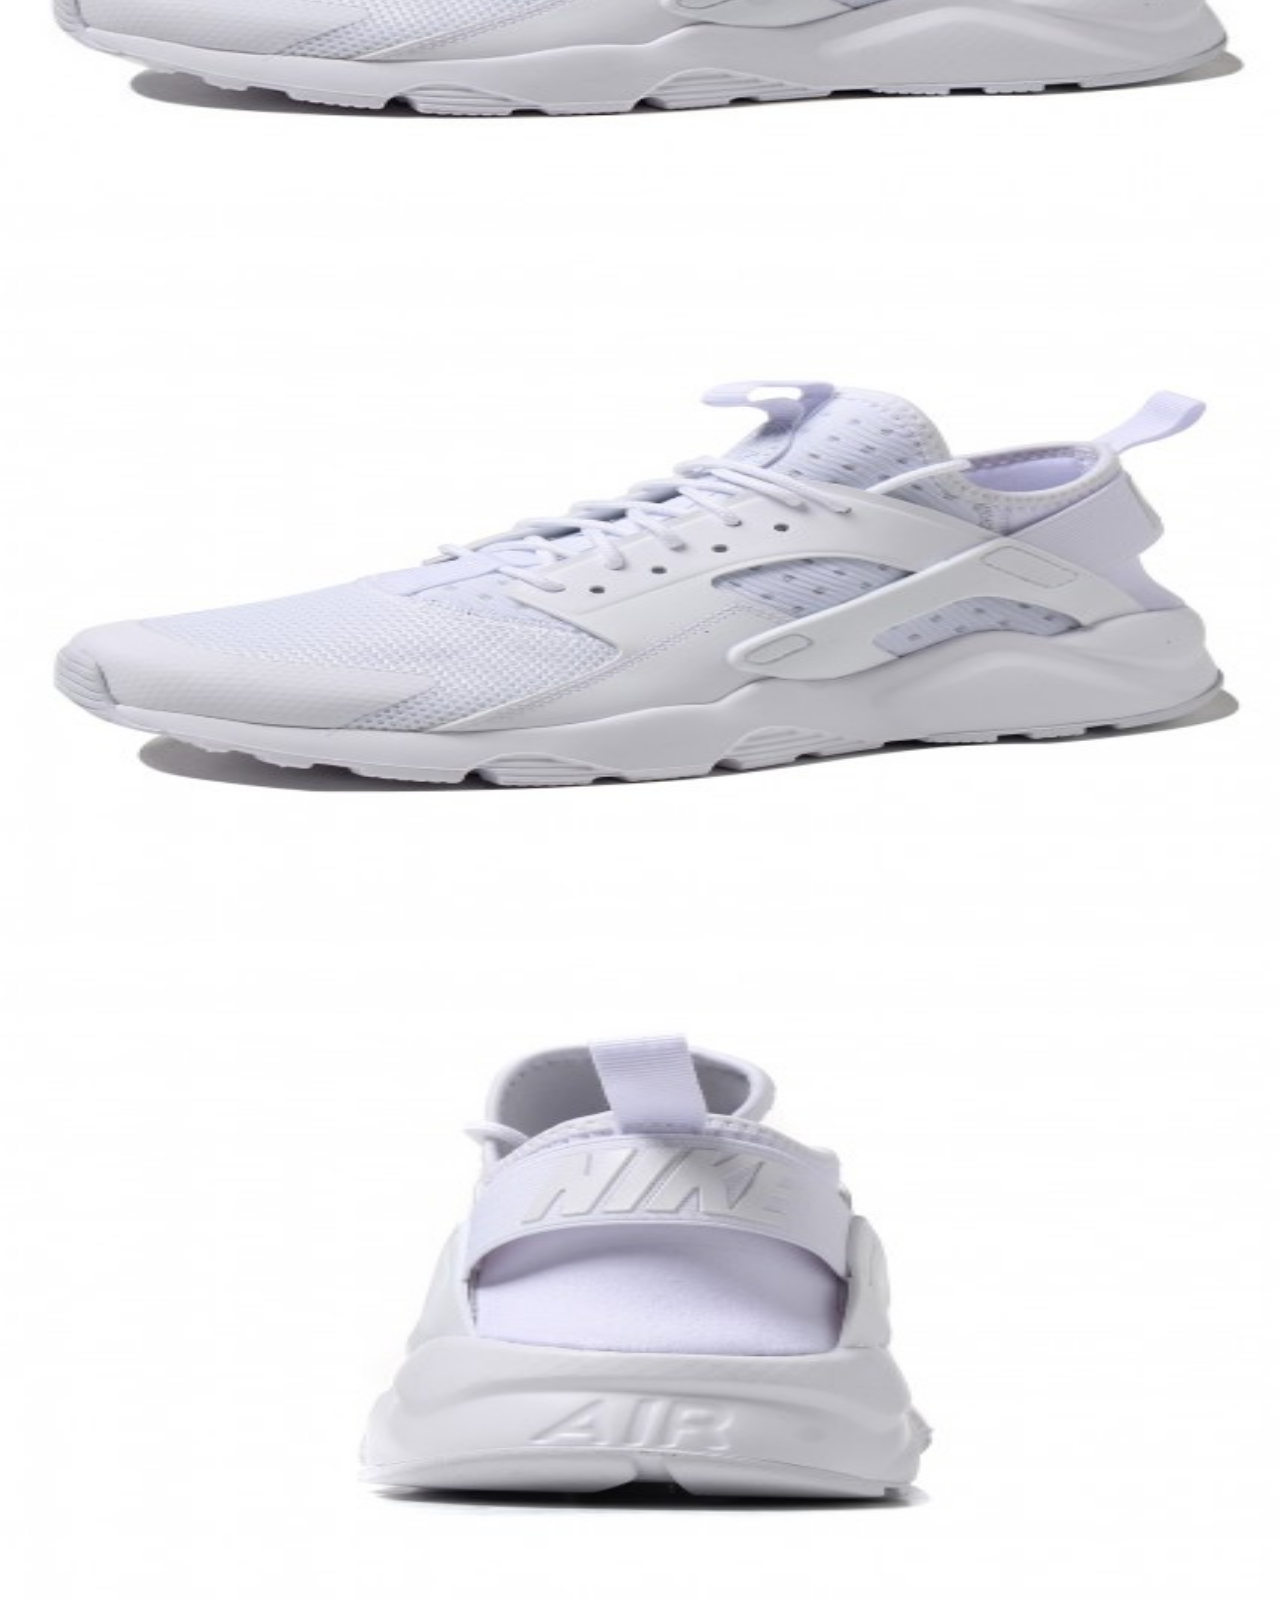
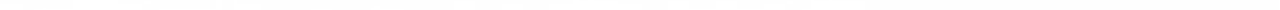
<file: haili-mall/goodsinfo.html>
<!DOCTYPE html>
<html>
	<head>
		<meta charset="UTF-8">
		<meta name="keywords" content="" />  
		<meta name="description" content="" />  
		<meta name="viewport" content="width=device-width, initial-scale=1.0, maximum-scale=1.0, user-scalable=0" />  
		<meta name="format-detection" content="telephone=no" />  
		<meta name="apple-mobile-web-app-capable" content="yes" />  
		<meta name="apple-mobile-web-app-status-bar-style" content="black">  
		<meta name="author" content="" />  
		<title>商品详情</title>	
		<script type="text/javascript" src="js/jquery-2.2.3.min.js" ></script>
		<link rel="stylesheet" href="css/index.css" />
		<link rel="stylesheet" href="css/reset.css" />
		<script type="text/javascript" src="js/index.js" ></script>
		<script type="text/javascript" src="js/rem.js" ></script>
		<script type="text/javascript" src="js/swiper.min.js" ></script>
	</head>
	<body>
		<header>
			<a href="javascrpit:;"ontouchstart="javascript:history.back(-1)"class="goods-back"><img src="img/goodsinfo/返回.png"/></a>
			<!--滚动轮播-->
			<div id="slider">
				<div class="swiper-container clearfix">
					<ul class="swiper-wrapper">
						<li class="swiper-slide goods-reset "><a href="#"><img src="img/goodsinfo/鞋子1.png"/></a></li>
						<li class="swiper-slide goods-reset"><a href="#"><img src="img/goodsinfo/鞋子2.png"/></a></li>
						<li class="swiper-slide goods-reset"><a href="#"><img src="img/goodsinfo/鞋子3.png"/></a></li>
					</ul>
				</div>
				<div class="swiper-pagination"></div>
			</div>
		</header>
		<section>
			<div class="goods-title">
				<div class="goods-name">耐克Nike2017新款男鞋休闲鞋运动鞋运动休闲819685-101</div>
				<div class="goods-price">
					<span><strong style="color:#FF4500;">￥629.0</strong></span>
					<span class="goods-oldprice">￥999</span>
				</div>
				<div class="goods-salenum">已售11件</div>
			</div>
			<div class="goods-active">
				<span class="goods-send">配送:</span>
				<span class="send-info">免费配送&nbsp;&nbsp;满500可选同款多号试穿</span>
			</div>
			<div class="goods_sort">
				<a href="#">
					<div class="goods_name">
						<div class="goods_img">
							<img src="img/brand/nike.png"/>
						</div>
						<div class="goods_list">
							<p class="goods-list_name">
								<strong>耐克</strong>
							</p>
							<span class="goods-list_address">&nbsp;恒隆广场历下店&nbsp;3F</span>
						</div>
					</div>						
				</a>
				<div class="goods-go">
					<a href="#"><img src="img/brand/导航.png" /></a>
				</div>
			</div>
			<div class="info-head">
				<h3>商品参数</h3>
			</div>
			<div class="parameter">
				<img src="img/goodsinfo/信息参数.png"/>
			</div>
			<div class="parameter">
				<img src="img/goodsinfo/尺码.png" />
			</div>
			<div class="parameter-show">
				<img src="img/goodsinfo/鞋子1.png" />
			</div>
			<div class="parameter-show">
				<img src="img/goodsinfo/鞋子2.png" />
			</div>
			<div class="parameter-show">
				<img src="img/goodsinfo/鞋子3.png" />
			</div>
		</section>
		<footer class="foot goods-foot">
			<div class="goods-car">
				<a href="shopcar.html">
					<img src="img/goodsinfo/20_购物车.png"/>
					<div style="font-size: .48rem;">购物车</div>
				</a>
			</div>
			<div class="goods-add" id="goods-add">加入购物车</div>
			<script type="text/javascript">
				$("#goods-add").on("touchstart",function(){
					setTimeout(function(){
						$(".goods-select").slideDown();
						},50)
				})
			</script>
			<div class="goods-add goods-buy"id="goods-buy">立即购买</div>
				<script type="text/javascript">
					$("#goods-buy").on("touchstart",function(){
						setTimeout(function(){
							$(".goods-selectbuy").slideDown();
						},50)
						
					})
				</script>
			<div class="goods-select"id="goods-select">
				<div class="sale_sort">
					<a href="#">
						<div class="sale_name">
							<div class=" sale_img">
								<img src="img/goodsinfo/鞋子1.png"/>
							</div>
							<div class="sale_list">
								<p class="sale-list_name">
									<strong>￥629</strong>
								</p>
								<p class="sale-list_address">库存6件</p>
								<p class="sale-list_address">恒隆广场历下店&nbsp;3F</p>
							</div>
						</div>						
					</a>
					<div class="sale-close">
						<a href="#"><img src="img/goodsinfo/关闭.png" /></a>
					</div>
					<script type="text/javascript">
						$(".sale-close a").on("touchstart",function(e){
							e.preventDefault();
							$(".goods-select").css("display","none");
						})
					</script>
				</div>
				<div class="goods-rule"id="goods-rule">
					<h3>规格</h3>
					<ul>
						<li><a href="#"class="goods-a">白色/41码</a></li>
						<li><a href="#"class="goods-a">白色/42码</a></li>
						<li><a href="#"class="goods-a">白色/43码</a></li>
						<li><a href="#"class="goods-a">白色/44码</a></li>
						<li><a href="#"class="goods-a">白色/45码</a></li>
					</ul>
				</div>
				<script type="text/javascript">
						var oId1=document.getElementById('goods-rule');
						var oLi1=oId1.getElementsByTagName('a');
			        	for(var i = 0;i<oLi1.length;i++) {
			           		oLi1[i].addEventListener("touchstart",function() {
			                for(var i=0;i<oLi1.length;i++) {
			                    oLi1[i].setAttribute('class','goods-a');
			                }
			                this.setAttribute('class','goods-a li-color');
			            	});
			       	 	}
				</script>
				<div class="goods-rule goods-try"id="goods-try">
					<h3>选择试穿规格</h3>
					<ul>
						<li><a href="#"class="goods-a">白色/41码</a></li>
						<li><a href="#"class="goods-a">白色/42码</a></li>
						<li><a href="#"class="goods-a">白色/43码</a></li>
						<li><a href="#"class="goods-a">白色/44码</a></li>
						<li><a href="#"class="goods-a">白色/45码</a></li>
					</ul>
				</div>
				<script type="text/javascript">
						var oId2=document.getElementById('goods-try');
						var oLia2=oId2.getElementsByTagName('a');
			        	for(var i = 0;i<oLia2.length;i++) {
			           		oLia2[i].addEventListener('touchstart',function() {
			                for(var i=0;i<oLia2.length;i++) {
			                    oLia2[i].setAttribute('class','goods-a');
			                }
			                this.setAttribute('class','goods-a li-color');
			            	});
			       	 	}
				</script>
				<div class="goods-add goods-addcar"><a href="shopcar.html">加入购物车</a></div>
			</div>
			<div class="goods-selectbuy">
				<div class="sale_sort">
					<a href="#">
						<div class="sale_name">
							<div class=" sale_img">
								<img src="img/goodsinfo/鞋子1.png"/>
							</div>
							<div class="sale_list">
								<p class="sale-list_name">
									<strong>￥629</strong>
								</p>
								<p class="sale-list_address">库存6件</p>
								<p class="sale-list_address">恒隆广场历下店&nbsp;3F</p>
							</div>
						</div>						
					</a>
					<div class="sale-close">
						<a href="#"><img src="img/goodsinfo/关闭.png" /></a>
					</div>
					<script type="text/javascript">
						$(".sale-close a").on("touchstart",function(e){
							e.preventDefault();
							$(".goods-selectbuy").css("display","none");
						})
					</script>
				</div>
				<div class="goods-rule"id="goods-rule2">
					<h3>规格</h3>
					<ul>
						<li><a href="#"class="goods-a">白色/41码</a></li>
						<li><a href="#"class="goods-a">白色/42码</a></li>
						<li><a href="#"class="goods-a">白色/43码</a></li>
						<li><a href="#"class="goods-a">白色/44码</a></li>
						<li><a href="#"class="goods-a">白色/45码</a></li>
					</ul>
				</div>
				<script type="text/javascript">
						var oId=document.getElementById('goods-rule2');
						var oLi=oId.getElementsByTagName('a');
			        	for(var i = 0;i<oLi.length;i++) {
			           		oLi[i].addEventListener("touchstart",function() {
			                for(var i=0;i<oLi.length;i++) {
			                    oLi[i].setAttribute('class','goods-a');
			                }
			                this.setAttribute('class','goods-a li-color');
			            	});
			       	 	}
				</script>
				<div class="goods-rule goods-try"id="goods-try2">
					<h3>选择试穿规格</h3>
					<ul>
						<li><a href="#"class="goods-a">白色/41码</a></li>
						<li><a href="#"class="goods-a">白色/42码</a></li>
						<li><a href="#"class="goods-a">白色/43码</a></li>
						<li><a href="#"class="goods-a">白色/44码</a></li>
						<li><a href="#"class="goods-a">白色/45码</a></li>
					</ul>
				</div>
				<script type="text/javascript">
						var oId=document.getElementById('goods-try2');
						var oLia=oId.getElementsByTagName('a');
			        	for(var i = 0;i<oLia.length;i++) {
			           		oLia[i].addEventListener("touchstart",function() {
			                for(var i=0;i<oLia.length;i++) {
			                    oLia[i].setAttribute('class','goods-a');
			                }
			                this.setAttribute('class','goods-a li-color');
			            	});
			       	 	}
				</script>
				<div class="goods-add goods-addcar"><a href="payresult.html">立即购买</a></div>
			</div>


		</footer>
	</body>
</html>
</file>
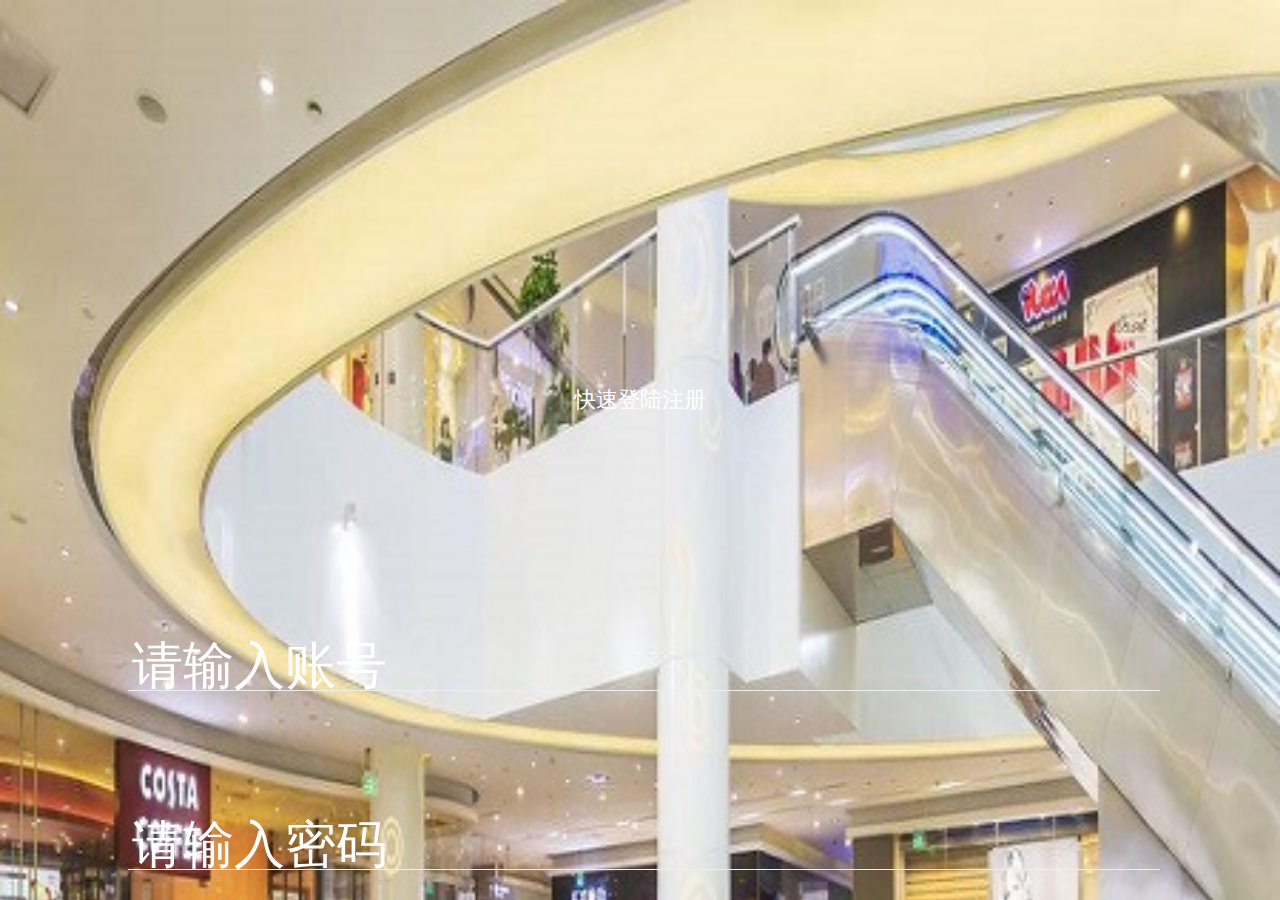
<file: haili-mall/login.html>
<!DOCTYPE html>
<html>
<head>  
<meta charset="utf-8">  
<title>注册或登录</title>  
<meta name="keywords" content="" />  
<meta name="description" content="" />  
<meta name="viewport" content="width=device-width, initial-scale=1.0, maximum-scale=1.0, user-scalable=0" />  
<meta name="format-detection" content="telephone=no" />  
<meta name="apple-mobile-web-app-capable" content="yes" />  
<meta name="apple-mobile-web-app-status-bar-style" content="black">  
<meta name="author" content="" />  
<link rel="stylesheet" href="css/reset.css" />
<link rel="stylesheet" href="css/index.css" />
<link rel="stylesheet" href="css/login.css" />
<script type="text/javascript" src="js/rem.js" ></script>
 </head>  
  
<body>
<div class="login_background">
	<div class="login_h">
		<h3>快速登陆注册</h3>
	</div>
	<div class="login_content">
	   	<form action="" method="post">
	    	<p class="login_p"><span class="login_user"><input type="text" name="username" id="username"placeholder="请输入账号" /></span></p>
	    	<p class="login_p"><span class="login_user"><input type="password" name="passward" id="passward" placeholder="请输入密码" /></span></p>
	    	<p class="login_sub"><span class="login_submit"><input type="submit" value="登陆" id="submit"/></span></p>
	    </form>	
	</div>	
	<div class="login_wrap">
		<div class="login_question">
			<a href="#">忘记密码？</a>	
		</div>
		<div class="newuser">
			<a href="#">新用户注册</a>
		</div>
	</div>
	<div class="login_agree">
		<div class="foot_a"><a>登陆即表示同意</a></div>
		<div class="foot_a2"><a>服务条款</a></div>
	</div>

</div>	
</body>
</html>
</file>
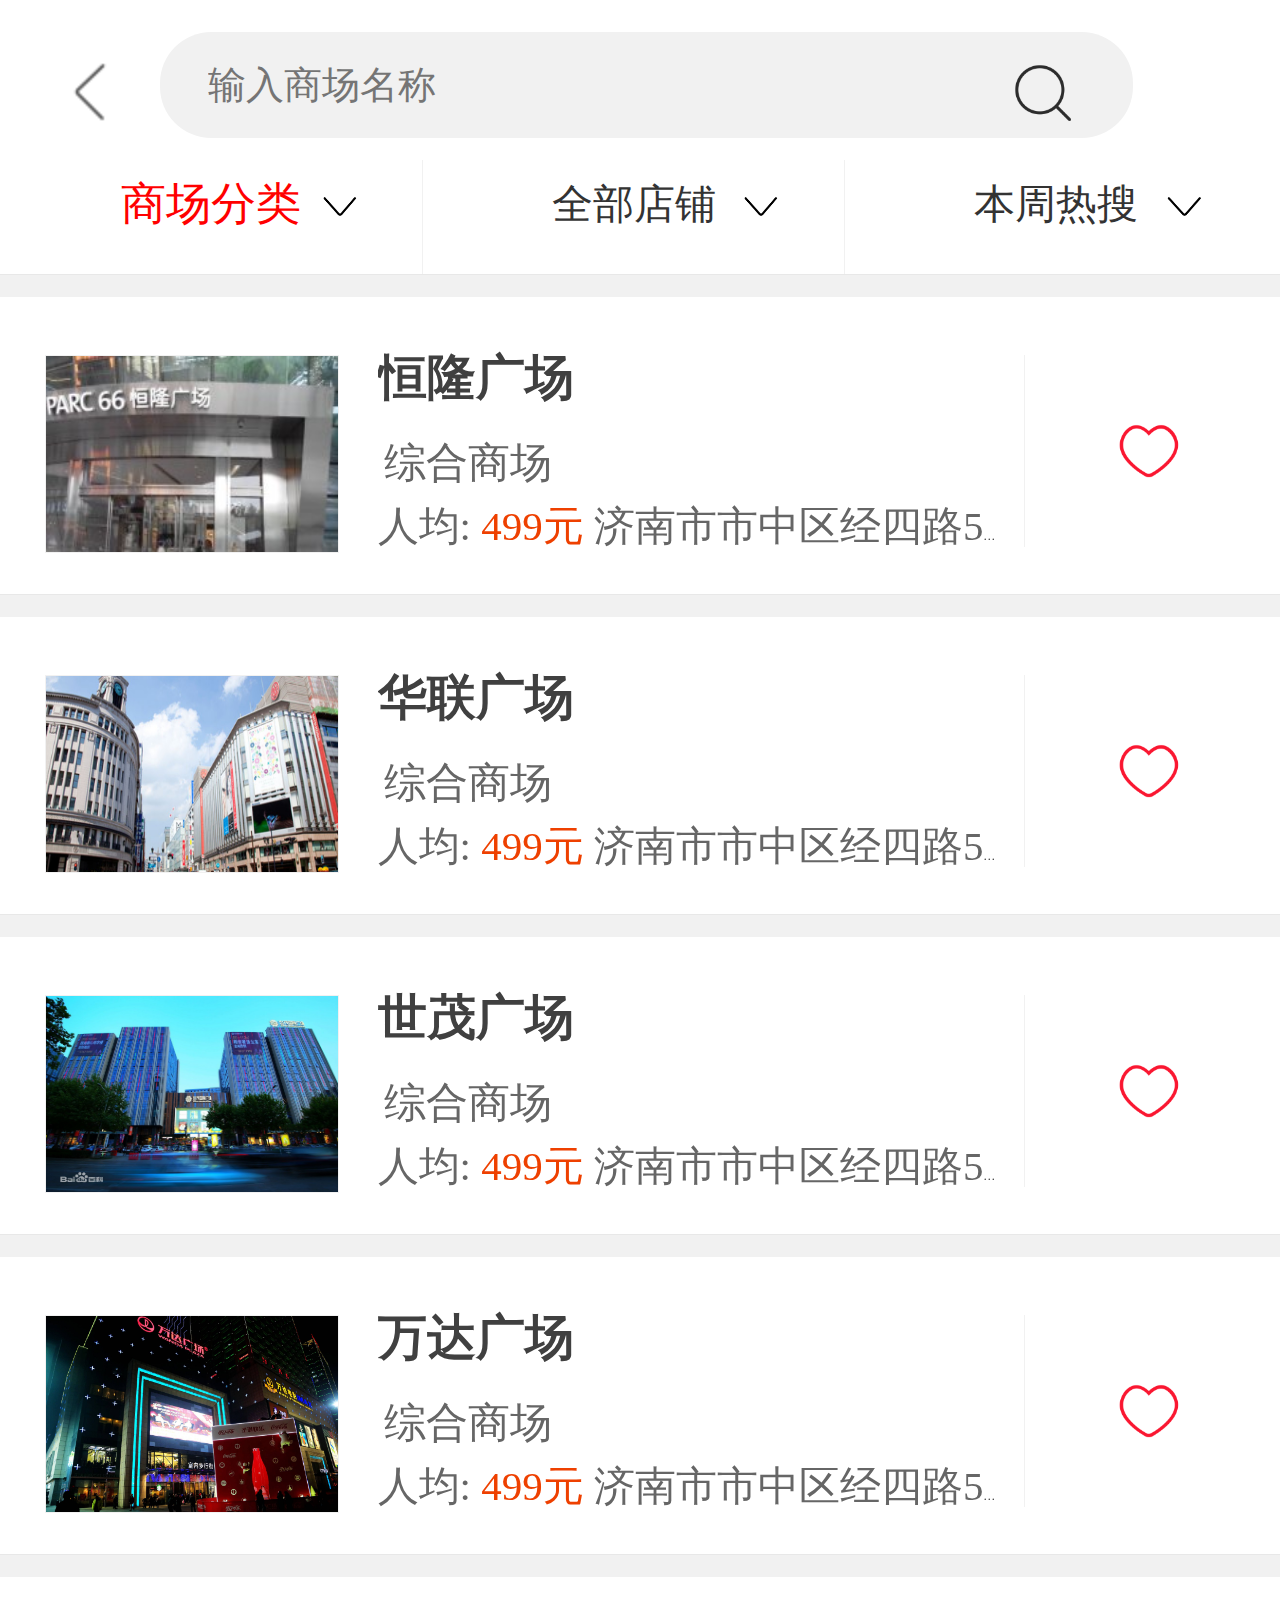
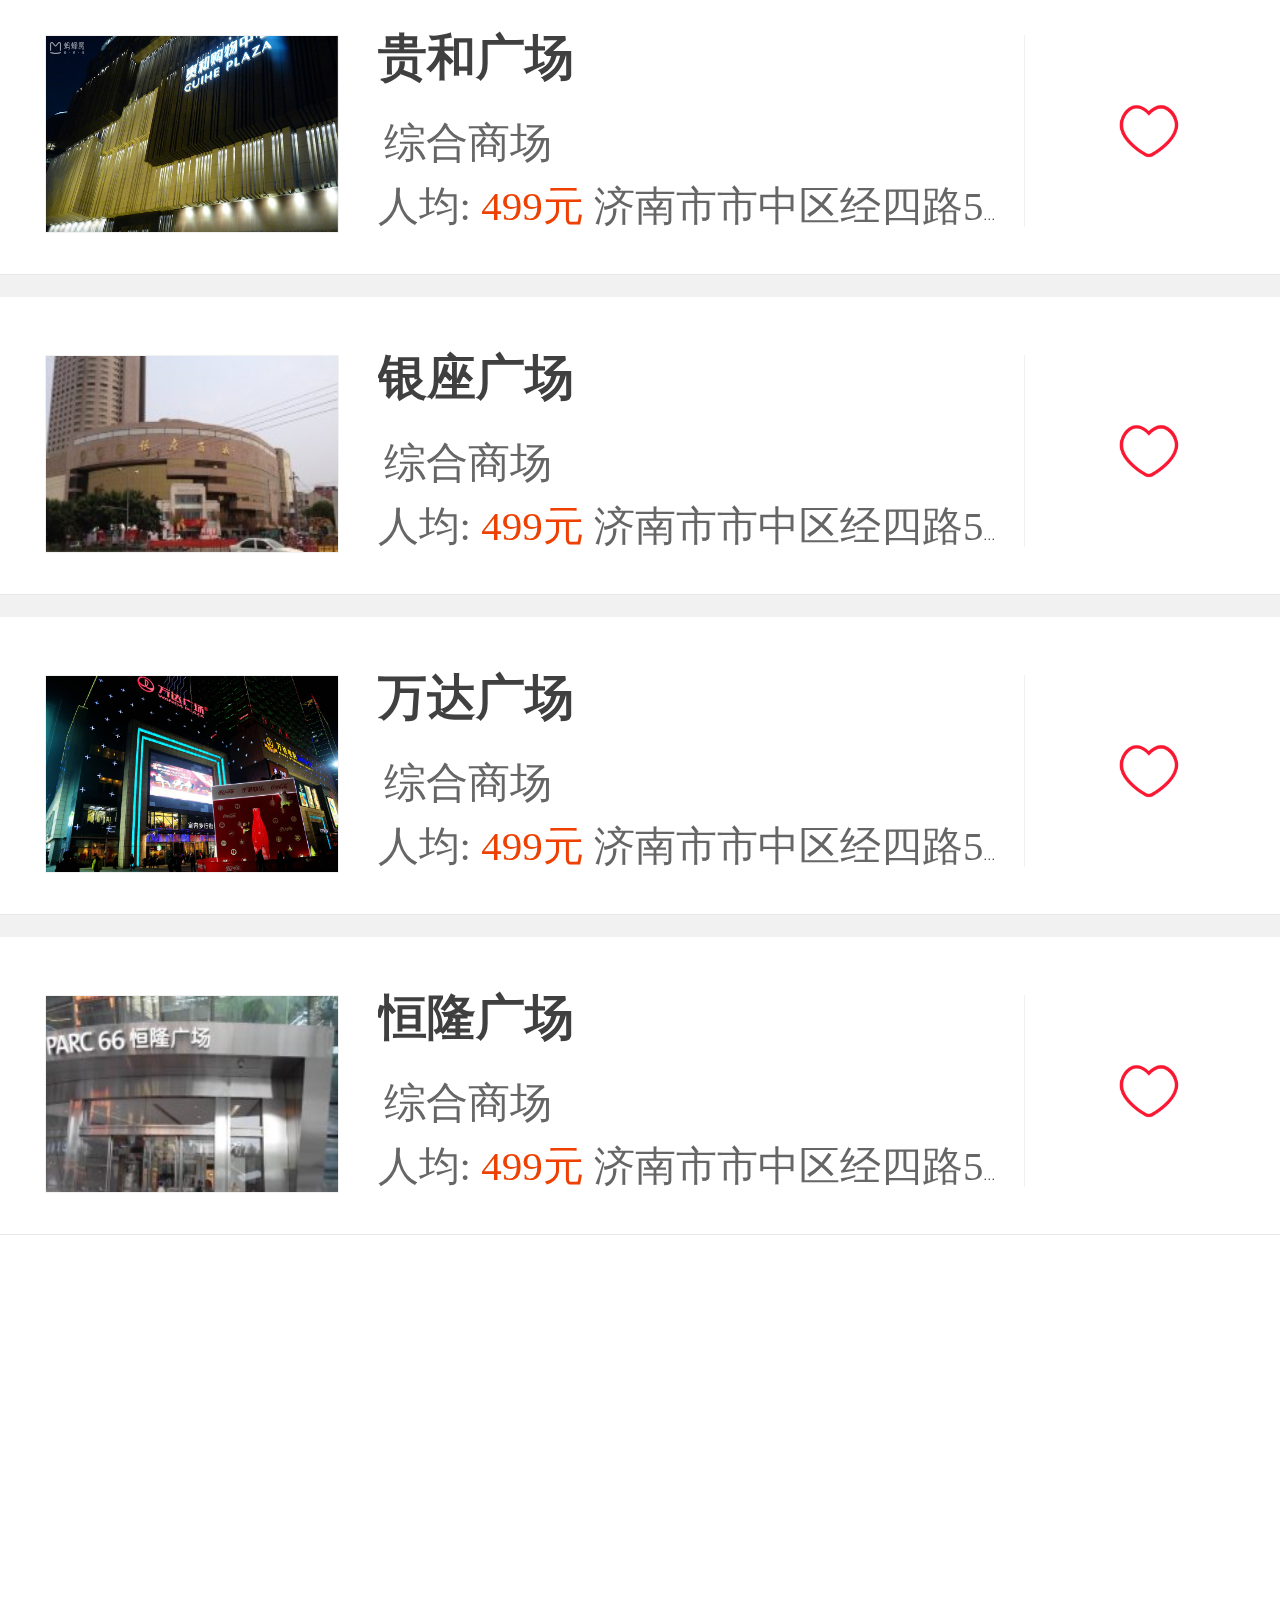
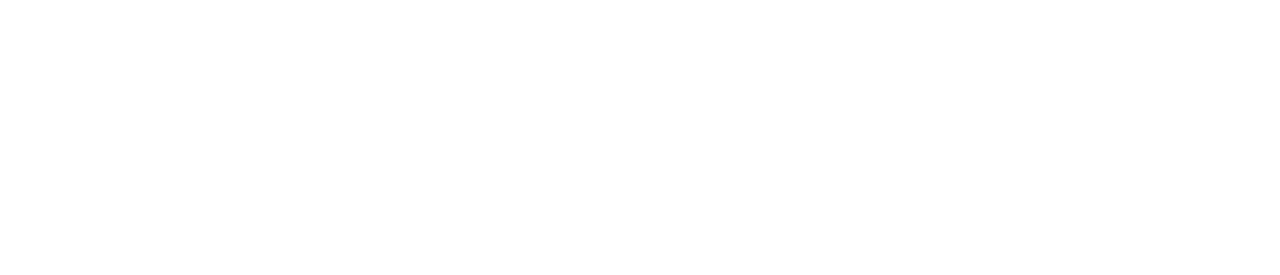
<file: haili-mall/market.html>
<!DOCTYPE html>
<html>
	<head>
		<meta charset="UTF-8">
		<meta name="keywords" content="" />  
		<meta name="description" content="" />  
		<meta name="viewport" content="width=device-width, initial-scale=1.0, maximum-scale=1.0, user-scalable=0" />  
		<meta name="format-detection" content="telephone=no" />  
		<meta name="apple-mobile-web-app-capable" content="yes" />  
		<meta name="apple-mobile-web-app-status-bar-style" content="black">  
		<meta name="author" content="" />  
		<script type="text/javascript" src="js/rem.js" ></script>
		<script type="text/javascript" src="js/jquery-2.2.3.min.js" ></script>
		<link rel="stylesheet" href="css/index.css" />
		<link rel="stylesheet" href="css/reset.css" />
		<script type="text/javascript" src="js/swiper.min.js" ></script>
		<link rel="stylesheet" href="css/swiper.min.css" />
		<title>商场</title>
		<script type="text/javascript">
				$(document).ready(function(){
					$("[id=collect]").on('touchstart',function(e){
						e.preventDefault();
						if($(this).attr("src")=="img/market/收藏.png"){
							$(this).attr("src","img/market/已收藏.png");
						}
						else{
							$(this).attr("src","img/market/收藏.png");
						}
					})
				})
		</script>
	</head>
	<body>
		<header class="search_m">
				<div class="search-back">
					<a href="index.html"><img src="img/left.png"/></a>
				</div>
				<form action="" method="post">
					<input type="text"placeholder="输入商场名称"name="search_m" id="search_m"/>
					<input type="image" name="search_mbutton" id="search_mbutton" src="img/search .png" />
				</form>			
		</header>
		<section>			
		<div id="nav">
			<a href="#" class="change_color">商场分类<img src="img/city.png"/></a>
			<a href="#">全部店铺<img src="img/city.png"/></a>
			<a href="#">本周热搜<img src="img/city.png"/></a>
		</div>	
		<div id="tabs-container" class="swiper-container">
		   	<div class="swiper-wrapper">
		      	<div class="swiper-slide">
		        <div class="content-slide">
				<ul id="content"class="content">
					<li class="content_list">
						<div class="content_sort">
							<a href="brand.html">
								<div class="content_name">
									<div class="content_img">
										<img src="img/market/恒隆.jpg"/>
									</div>
									<div class="list_text">
										<p class="list_name">
											<strong>恒隆广场</strong>
										</p>
										<p class="list_sort">综合商场</p>
										<span class="list_address">人均:&nbsp;<span style="color: #EE4000;">499元&nbsp;</span>济南市市中区经四路5号（近人民商场）</span>
									</div>
								</div>						
							</a>
							<div class="collect">
								<img src="img/market/收藏.png" /id="collect">
							</div>
						</div>
					</li>
					<li class="content_list">
						<div class="content_sort">
							<a href="brand.html">
								<div class="content_name">
									<div class="content_img">
										<img src="img/market/华联.jpg"/>
									</div>
									<div class="list_text">
										<p class="list_name">
											<strong>华联广场</strong>
										</p>
										<p class="list_sort">综合商场</p>
										<span class="list_address">人均:&nbsp;<span style="color: #EE4000;">499元&nbsp;</span>济南市市中区经四路5号（近人民商场）</span>
									</div>
								</div>						
							</a>
							<div class="collect" >
								<img src="img/market/收藏.png"/id="collect">
							</div>
						</div>
					</li>
					<li class="content_list">
						<div class="content_sort">
							<a href="brand.html">
								<div class="content_name">
									<div class="content_img">
										<img src="img/market/世茂.jpg"/>
									</div>
									<div class="list_text">
										<p class="list_name">
											<strong>世茂广场</strong>
										</p>
										<p class="list_sort">综合商场</p>
										<span class="list_address">人均:&nbsp;<span style="color: #EE4000;">499元&nbsp;</span>济南市市中区经四路5号（近人民商场）</span>
									</div>
								</div>						
							</a>
							<div class="collect">
								<img src="img/market/收藏.png"/id="collect">
							</div>
						</div>
					</li>
					<li class="content_list">
						<div class="content_sort">
							<a href="brand.html">
								<div class="content_name">
									<div class="content_img">
										<img src="img/market/万达.jpg"/>
									</div>
									<div class="list_text">
										<p class="list_name">
											<strong>万达广场</strong>
										</p>
										<p class="list_sort">综合商场</p>
										<span class="list_address">人均:&nbsp;<span style="color: #EE4000;">499元&nbsp;</span>济南市市中区经四路5号（近人民商场）</span>
									</div>
								</div>						
							</a>
							<div class="collect">
								<img src="img/market/收藏.png"/id="collect">
							</div>
						</div>
					</li>
					<li class="content_list">
						<div class="content_sort">
							<a href="brand.html">
								<div class="content_name">
									<div class="content_img">
										<img src="img/market/贵和.jpg"/>
									</div>
									<div class="list_text">
										<p class="list_name">
											<strong>贵和广场</strong>
										</p>
										<p class="list_sort">综合商场</p>
										<span class="list_address">人均:&nbsp;<span style="color: #EE4000;">499元&nbsp;</span>济南市市中区经四路5号（近人民商场）</span>
									</div>
								</div>						
							</a>
							<div class="collect">
								<img src="img/market/收藏.png"/id="collect">
							</div>
						</div>
					</li>
					<li class="content_list">
						<div class="content_sort">
							<a href="brand.html">
								<div class="content_name">
									<div class="content_img">
										<img src="img/market/银座.jpg"/>
									</div>
									<div class="list_text">
										<p class="list_name">
											<strong>银座广场</strong>
										</p>
										<p class="list_sort">综合商场</p>
										<span class="list_address">人均:&nbsp;<span style="color: #EE4000;">499元&nbsp;</span>济南市市中区经四路5号（近人民商场）</span>
									</div>
								</div>						
							</a>
							<div class="collect">
								<img src="img/market/收藏.png"/id="collect">
							</div>
						</div>
					</li>
					<li class="content_list">
						<div class="content_sort">
							<a href="brand.html">
								<div class="content_name">
									<div class="content_img">
										<img src="img/market/万达.jpg"/>
									</div>
									<div class="list_text">
										<p class="list_name">
											<strong>万达广场</strong>
										</p>
										<p class="list_sort">综合商场</p>
										<span class="list_address">人均:&nbsp;<span style="color: #EE4000;">499元&nbsp;</span>济南市市中区经四路5号（近人民商场）</span>
									</div>
								</div>						
							</a>
							<div class="collect">
								<img src="img/market/收藏.png"/id="collect">
							</div>
						</div>
					</li>
					<li class="content_list">
						<div class="content_sort">
							<a href="brand.html">
								<div class="content_name">
									<div class="content_img">
										<img src="img/market/恒隆.jpg"/>
									</div>
									<div class="list_text">
										<p class="list_name">
											<strong>恒隆广场</strong>
										</p>
										<p class="list_sort">综合商场</p>
										<span class="list_address">人均:&nbsp;<span style="color: #EE4000;">499元&nbsp;</span>济南市市中区经四路5号（近人民商场）</span>
									</div>
								</div>						
							</a>
							<div class="collect" >
								<img src="img/market/收藏.png"/id="collect"onclick="change_pic">
							</div>
						</div>
					</li>
				</ul>
				</div>
			</div>
			<div class="swiper-slide">
		        <div class="content-slide">
				<ul id="content"class="content">
					<li class="content_list">
						<div class="content_sort">
							<a href="brand.html">
								<div class="content_name">
									<div class="content_img">
										<img src="img/market/BURBERRY.png"/>
									</div>
									<div class="list_text">
										<p class="list_name">
											<strong>BURBERRY</strong>
										</p>
										<p class="list_sort">服装商店</p>
										<span class="list_address">人均:&nbsp;<span style="color: #EE4000;">499元&nbsp;</span>济南市历下区泺源大街66号银座商城一层116号商铺</span>
									</div>
								</div>						
							</a>
							<div class="collect">
								<img src="img/market/收藏.png" /id="collect">
							</div>
						</div>
					</li>
					<li class="content_list">
						<div class="content_sort">
							<a href="brand.html">
								<div class="content_name">
									<div class="content_img">
										<img src="img/brand/nike.png"/>
									</div>
									<div class="list_text">
										<p class="list_name">
											<strong>nike</strong>
										</p>
										<p class="list_sort">服装专柜</p>
										<span class="list_address">人均:&nbsp;<span style="color: #EE4000;">499元&nbsp;</span>济南市历下区济南银座F2(3楼)</span>
									</div>
								</div>						
							</a>
							<div class="collect">
								<img src="img/market/收藏.png" /id="collect">
							</div>
						</div>
					</li>
					<li class="content_list">
						<div class="content_sort">
							<a href="brand.html">
								<div class="content_name">
									<div class="content_img">
										<img src="img/market/GC.png"/>
									</div>
									<div class="list_text">
										<p class="list_name">
											<strong>GC服装店</strong>
										</p>
										<p class="list_sort">服装商店</p>
										<span class="list_address">人均:&nbsp;<span style="color: #EE4000;">499元&nbsp;</span>振华商厦(济南店)济南市任城区经四路东首13号F4</span>
									</div>
								</div>						
							</a>
							<div class="collect">
								<img src="img/market/收藏.png" /id="collect">
							</div>
						</div>
					</li>
					<li class="content_list">
						<div class="content_sort">
							<a href="brand.html">
								<div class="content_name">
									<div class="content_img">
										<img src="img/brand/adidas.png"/>
									</div>
									<div class="list_text">
										<p class="list_name">
											<strong>adidas</strong>
										</p>
										<p class="list_sort">服装专柜</p>
										<span class="list_address">人均:&nbsp;<span style="color: #EE4000;">499元&nbsp;</span>济南市历下区济南万达广场F2(3楼)</span>
									</div>
								</div>						
							</a>
							<div class="collect">
								<img src="img/market/收藏.png" /id="collect">
							</div>
						</div>
					</li>
					<li class="content_list">
						<div class="content_sort">
							<a href="brand.html">
								<div class="content_name">
									<div class="content_img">
										<img src="img/market/zara.png"/>
									</div>
									<div class="list_text">
										<p class="list_name">
											<strong>Zara服装店</strong>
										</p>
										<p class="list_sort">服装商店</p>
										<span class="list_address">人均:&nbsp;<span style="color: #EE4000;">499元&nbsp;</span>济南市历下区泉城路188号济南恒隆广场F2</span>
									</div>
								</div>						
							</a>
							<div class="collect">
								<img src="img/market/收藏.png" /id="collect">
							</div>
						</div>
					</li>
					<li class="content_list">
						<div class="content_sort">
							<a href="brand.html">
								<div class="content_name">
									<div class="content_img">
										<img src="img/market/完美.png"/>
									</div>
									<div class="list_text">
										<p class="list_name">
											<strong>完美服装店</strong>
										</p>
										<p class="list_sort">服装商店</p>
										<span class="list_address">人均:&nbsp;<span style="color: #EE4000;">499元&nbsp;</span>山东省济南市商河县玉皇路</span>
									</div>
								</div>						
							</a>
							<div class="collect">
								<img src="img/market/收藏.png" /id="collect">
							</div>
						</div>
					</li>
					<li class="content_list">
						<div class="content_sort">
							<a href="brand.html">
								<div class="content_name">
									<div class="content_img">
										<img src="img/market/华磊.png"/>
									</div>
									<div class="list_text">
										<p class="list_name">
											<strong>华磊服装店</strong>
										</p>
										<p class="list_sort">服装商店</p>
										<span class="list_address">人均:&nbsp;<span style="color: #EE4000;">499元&nbsp;</span>山东省济南市历城区解放路11-19号</span>
									</div>
								</div>						
							</a>
							<div class="collect">
								<img src="img/market/收藏.png" /id="collect">
							</div>
						</div>
					</li>
					<li class="content_list">
						<div class="content_sort">
							<a href="brand.html">
								<div class="content_name">
									<div class="content_img">
										<img src="img/market/红霞.png"/>
									</div>
									<div class="list_text">
										<p class="list_name">
											<strong>红霞服装店</strong>
										</p>
										<p class="list_sort">服装商店</p>
										<span class="list_address">人均:&nbsp;<span style="color: #EE4000;">499元&nbsp;</span>山东省济南市济阳县永兴街</span>
									</div>
								</div>						
							</a>
							<div class="collect">
								<img src="img/market/收藏.png" /id="collect">
							</div>
						</div>
					</li>
					<li class="content_list">
						<div class="content_sort">
							<a href="brand.html">
								<div class="content_name">
									<div class="content_img">
										<img src="img/brand/adidas.png"/>
									</div>
									<div class="list_text">
										<p class="list_name">
											<strong>adidas</strong>
										</p>
										<p class="list_sort">服装专柜</p>
										<span class="list_address">人均:&nbsp;<span style="color: #EE4000;">499元&nbsp;</span>济南市历下区济南恒隆广场F2(3楼)</span>
									</div>
								</div>						
							</a>
							<div class="collect">
								<img src="img/market/收藏.png" /id="collect">
							</div>
						</div>
					</li>
					<li class="content_list">
						<div class="content_sort">
							<a href="brand.html">
								<div class="content_name">
									<div class="content_img">
										<img src="img/brand/hm.png"/>
									</div>
									<div class="list_text">
										<p class="list_name">
											<strong>HM</strong>
										</p>
										<p class="list_sort">服装专柜</p>
										<span class="list_address">人均:&nbsp;<span style="color: #EE4000;">499元&nbsp;</span>济南市历下区济南恒隆广场F2(3楼)</span>
									</div>
								</div>						
							</a>
							<div class="collect">
								<img src="img/market/收藏.png" /id="collect">
							</div>
						</div>
					</li>
					</ul>
				</div>
			</div>
			<div class="swiper-slide">
		        <div class="content-slide">
				<ul id="content"class="content">
					<li class="content_list">
						<div class="content_sort">
							<a href="brand.html">
								<div class="content_name">
									<div class="content_img">
										<img src="img/market/BURBERRY.png"/>
									</div>
									<div class="list_text">
										<p class="list_name">
											<strong>BURBERRY</strong>
										</p>
										<p class="list_sort">服装商店</p>
										<span class="list_address">人均:&nbsp;<span style="color: #EE4000;">499元&nbsp;</span>济南市历下区泺源大街66号银座商城一层116号商铺</span>
									</div>
								</div>						
							</a>
							<div class="collect">
								<img src="img/market/收藏.png" /id="collect">
							</div>
						</div>
					</li>
					<li class="content_list">
						<div class="content_sort">
							<a href="brand.html">
								<div class="content_name">
									<div class="content_img">
										<img src="img/market/GC.png"/>
									</div>
									<div class="list_text">
										<p class="list_name">
											<strong>GC服装店</strong>
										</p>
										<p class="list_sort">服装商店</p>
										<span class="list_address">人均:&nbsp;<span style="color: #EE4000;">499元&nbsp;</span>振华商厦(济南店)济南市任城区经四路东首13号F4</span>
									</div>
								</div>						
							</a>
							<div class="collect">
								<img src="img/market/收藏.png" /id="collect">
							</div>
						</div>
					</li>
					</ul>
				</div>
			</div>
		</div>
	</div>
		</section>
				<!--底部导航栏-->
		<!--
			
			
			下拉刷新加载 更多尚未实现
			js.....
			
		-->

	<script type="text/javascript">
	//选项卡切换界面功能，以及引用swipper插件
	window.onload = function() {
	  var tabsSwiper = new Swiper('#tabs-container',{
	    speed:300,
	    onSlideChangeStart: function(){
	      $("#nav .change_color").removeClass('change_color')
	      $("#nav a").eq(tabsSwiper.activeIndex).addClass('change_color')  
	    }
	  })
	  $("#nav a").on("touchstart mousedown",function(e){
	    e.preventDefault()
	    $("#nav .change_color").removeClass('change_color')
	    $(this).addClass('change_color')
	    tabsSwiper.slideTo( $(this).index() )
	  })
	  $("#nav a").click(function(e){
	    e.preventDefault()
	  })
	}
	</script>
	</body>
</html>
</file>
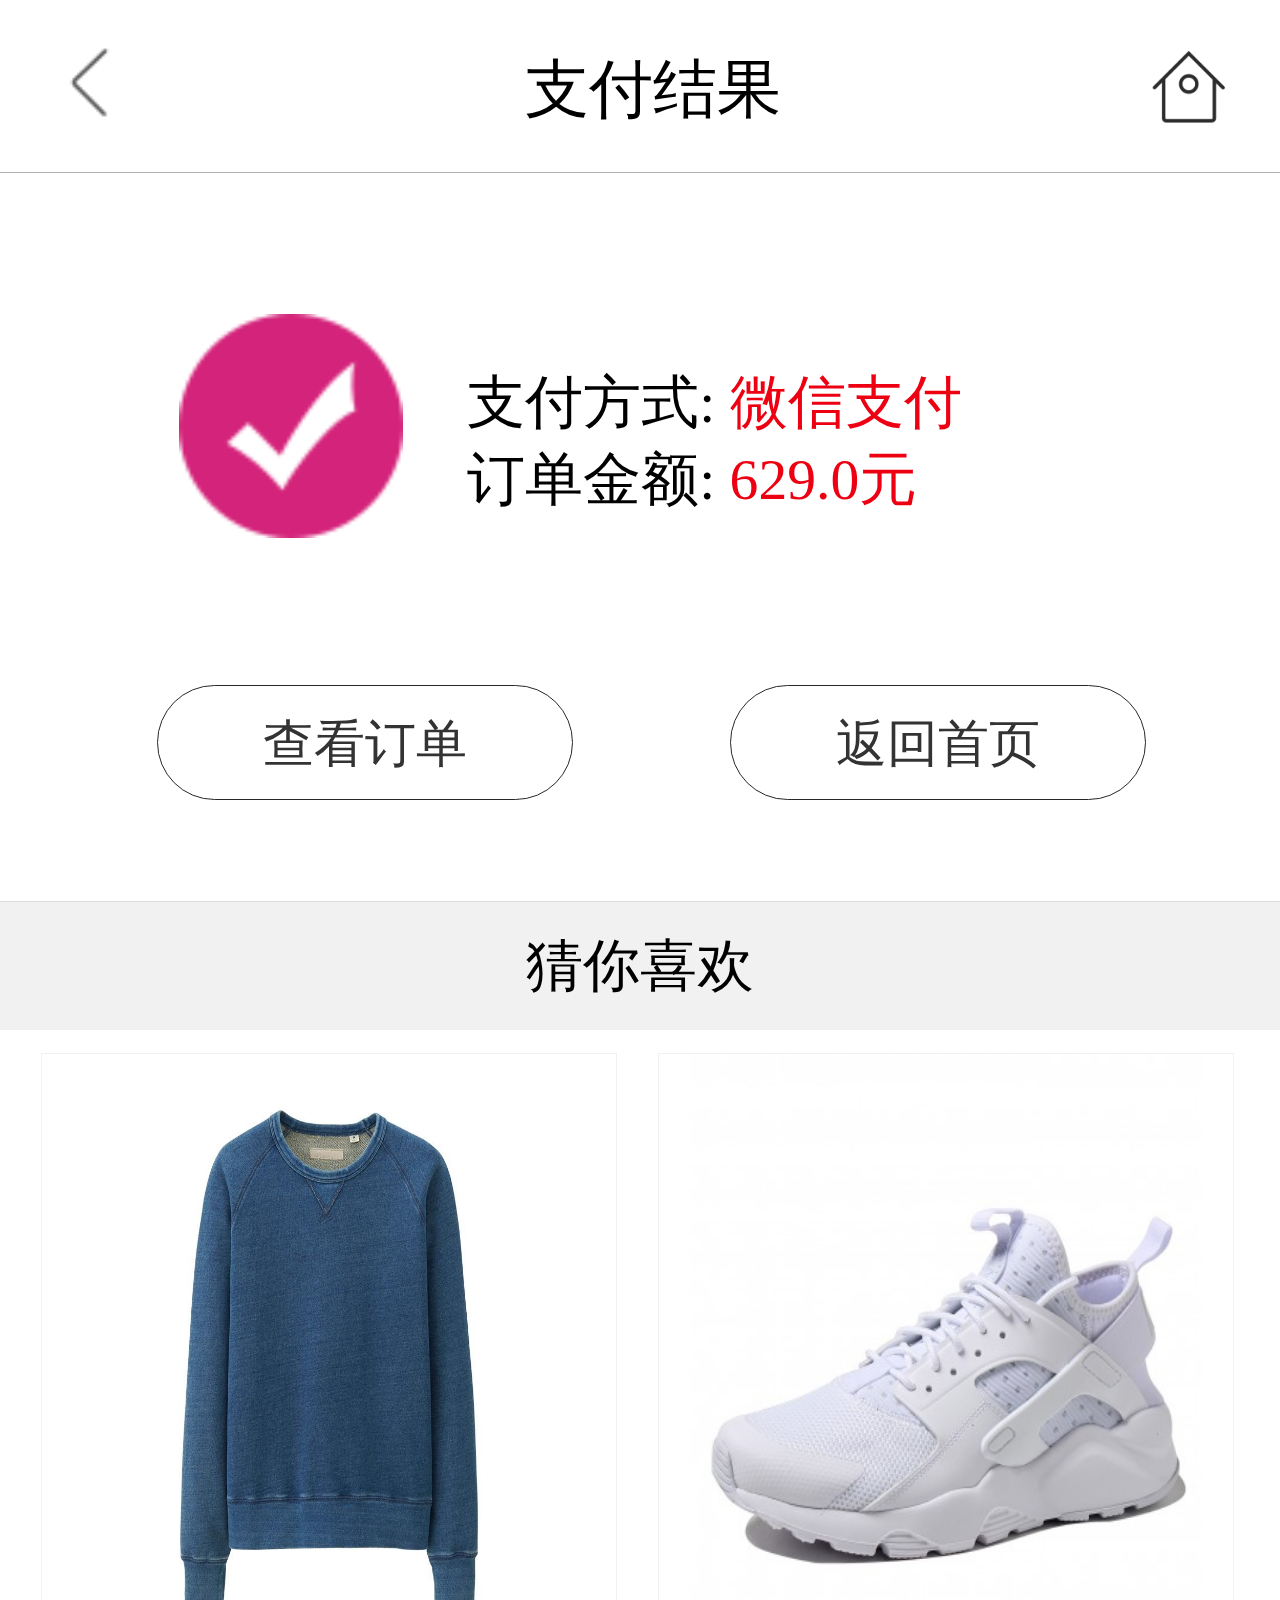
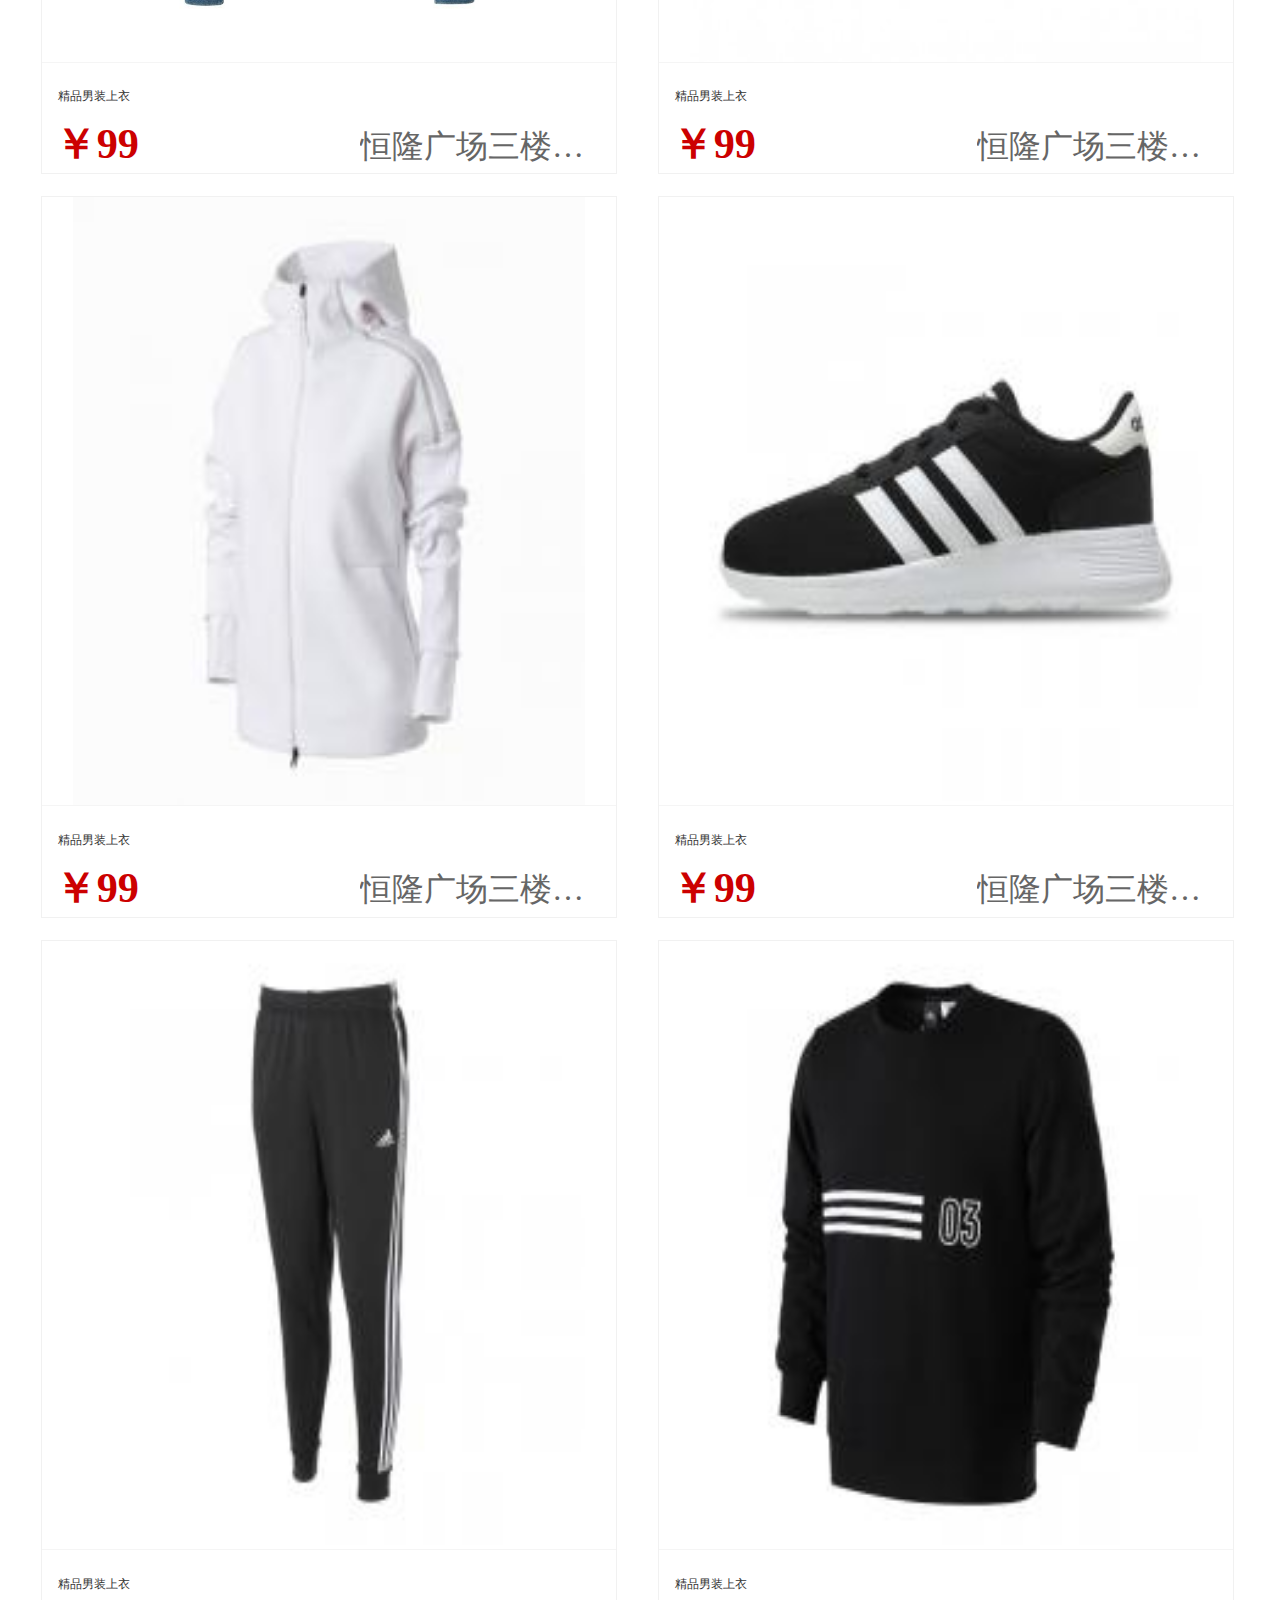
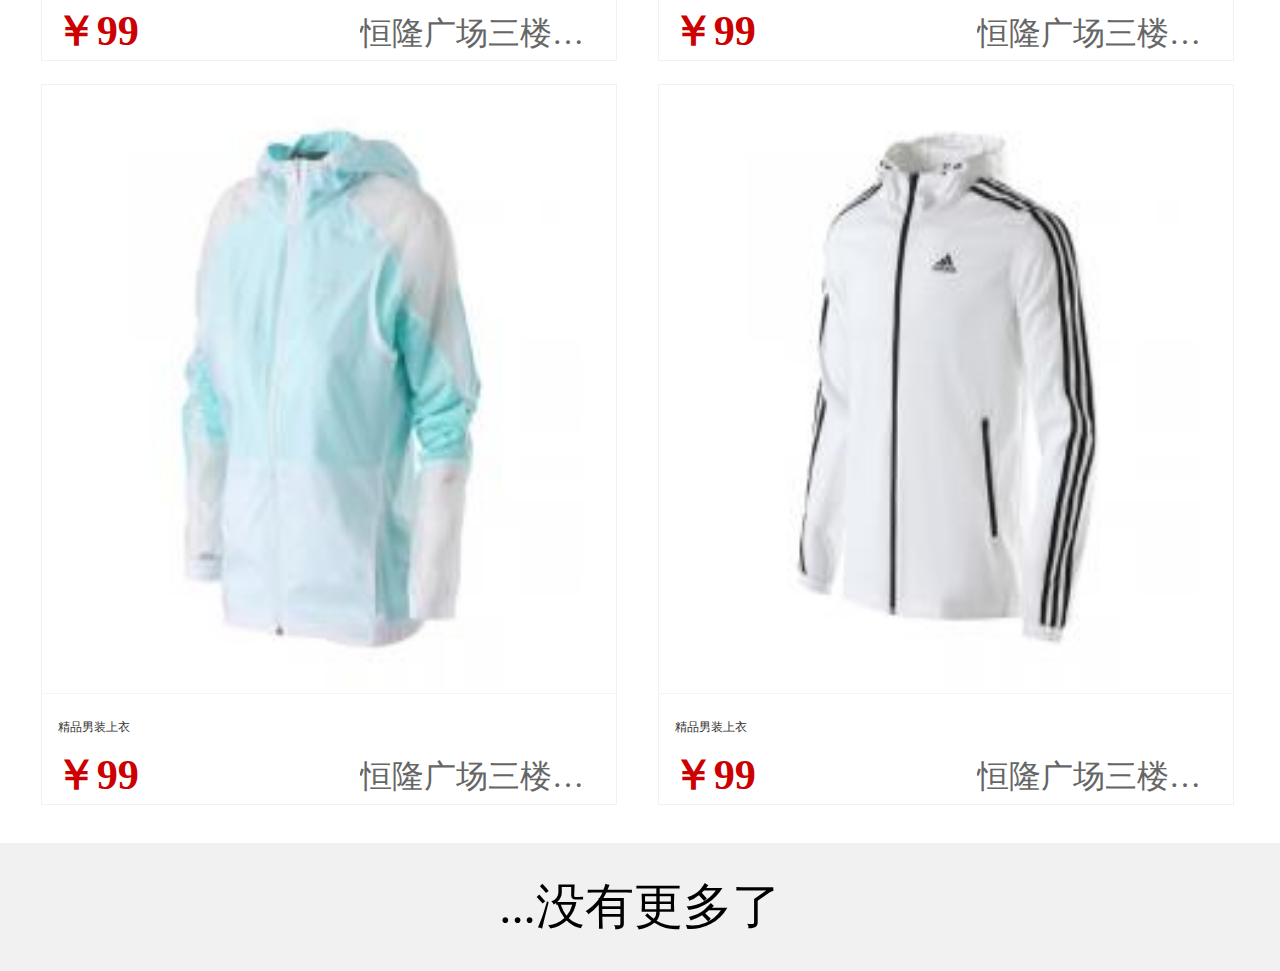
<file: haili-mall/payresult.html>
<!DOCTYPE html>
<html>
	<head>
		<meta charset="UTF-8">
		<meta name="keywords" content="" />  
		<meta name="description" content="" />  
		<meta name="viewport" content="width=device-width, initial-scale=1.0, maximum-scale=1.0, user-scalable=0" />  
		<meta name="format-detection" content="telephone=no" />  
		<meta name="apple-mobile-web-app-capable" content="yes" />  
		<meta name="apple-mobile-web-app-status-bar-style" content="black">  
		<meta name="author" content="" />
		<link rel="stylesheet" href="css/reset.css" />
		<link rel="stylesheet" href="css/index.css" />
		<script type="text/javascript" src="js/rem.js" ></script>
		<title>支付结果</title>
	</head>
	<body>
		<header class="s-search">
			<div class="s-title">
				<div class="s-back">
					<a href="javascript:;"ontouchstart="javascript:history.back(-1)"><img src="img/left.png"/></a>
				</div>
				<div class="s-info">
					<p style="font-size:1rem;">支付结果</p>
				</div>
				<div class="s-index">
					<a href="index.html"><img src="img/主页.png"/></a>
				</div>
			</div>
		</header>
		<section>
			<div class="pay-contain">
				<div class="pay-state">
					<div class="pay-img">
						<img src="img/已完成.png"/>
					</div>
					<div class="pay-way">
						<p><span>支付方式:&nbsp;<span style="color:#ed0012 ;">微信支付</span></span></p>
						<p><span>订单金额:&nbsp;<span style="color:#ed0012 ;">629.0元</span></span></p>
					</div>
				</div>
				<div class="pay-button">
					<a href="state.html"class="pay-view">查看订单</a>
					<a href="index.html" class="pay-index pay-view">返回首页</a>
				</div>
			</div>
			<div class="pay-guess">
				<h3>猜你喜欢</h3>
			</div>
			<div class="content_show">
					<div class="show" id="show">
						<a href="goodsinfo.html">
							<img src="img/show.jpg"/>
						</a>
						<div class="show_price">
							<div class="show_name">
								<a>精品男装上衣</a>
							</div>
							<div>
								<span class="price">
									<strong>￥99</strong>
								</span>
								<span class="address">恒隆广场三楼啊啊啊啊啊啊啊</span>
							</div>
						</div>
					</div>
					<div class="show">
						<a href="goodsinfo.html">
							<img src="img/goodsinfo/鞋子2.png"/>
						</a>
						<div class="show_price">
							<div class="show_name">
								<a>精品男装上衣</a>
							</div>
							<div>
								<span class="price">
									<strong>￥99</strong>
								</span>
								<span class="address">恒隆广场三楼啊啊啊啊啊啊啊</span>
							</div>
						</div>
					</div>
					<div class="show">
						<a href="goodsinfo.html">
							<img src="img/store/adidas5.jpg"/>
						</a>
						<div class="show_price">
							<div class="show_name">
								<a>精品男装上衣</a>
							</div>
							<div>
								<span class="price">
									<strong>￥99</strong>
								</span>
								<span class="address">恒隆广场三楼啊啊啊啊啊啊啊</span>
							</div>
						</div>
					</div>
					<div class="show">
						<a href="goodsinfo.html">
							<img src="img/store/adidas2.jpg"/>
						</a>
						<div class="show_price">
							<div class="show_name">
								<a>精品男装上衣</a>
							</div>
							<div>
								<span class="price">
									<strong>￥99</strong>
								</span>
								<span class="address">恒隆广场三楼啊啊啊啊啊啊啊</span>
							</div>
						</div>
					</div>
					<div class="show">
						<a href="goodsinfo.html">
							<img src="img/store/adidas6.jpg"/>
						</a>
						<div class="show_price">
							<div class="show_name">
								<a>精品男装上衣</a>
							</div>
							<div>
								<span class="price">
									<strong>￥99</strong>
								</span>
								<span class="address">恒隆广场三楼啊啊啊啊啊啊啊</span>
							</div>
						</div>
					</div>
					<div class="show">
						<a href="goodsinfo.html">
							<img src="img/store/adidas8.png"/>
						</a>
						<div class="show_price">
							<div class="show_name">
								<a>精品男装上衣</a>
							</div>
							<div>
								<span class="price">
									<strong>￥99</strong>
								</span>
								<span class="address">恒隆广场三楼啊啊啊啊啊啊啊</span>
							</div>
						</div>
					</div>
					<div class="show">
						<a href="goodsinfo.html">
							<img src="img/store/w2.png"/>
						</a>
						<div class="show_price">
							<div class="show_name">
								<a>精品男装上衣</a>
							</div>
							<div>
								<span class="price">
									<strong>￥99</strong>
								</span>
								<span class="address">恒隆广场三楼啊啊啊啊啊啊啊</span>
							</div>
						</div>
					</div>
					<div class="show">
						<a href="goodsinfo.html">
							<img src="img/store/adidas7.jpg"/>
						</a>
						<div class="show_price">
							<div class="show_name">
								<a>精品男装上衣</a>
							</div>
							<div>
								<span class="price">
									<strong>￥99</strong>
								</span>
								<span class="address">恒隆广场三楼啊啊啊啊啊啊啊</span>
							</div>
						</div>					
					</div>
				</div>	
		</section>
		<footer>
			<div class="pay-foot">...没有更多了</div>
		</footer>
	</body>
</html>
</file>
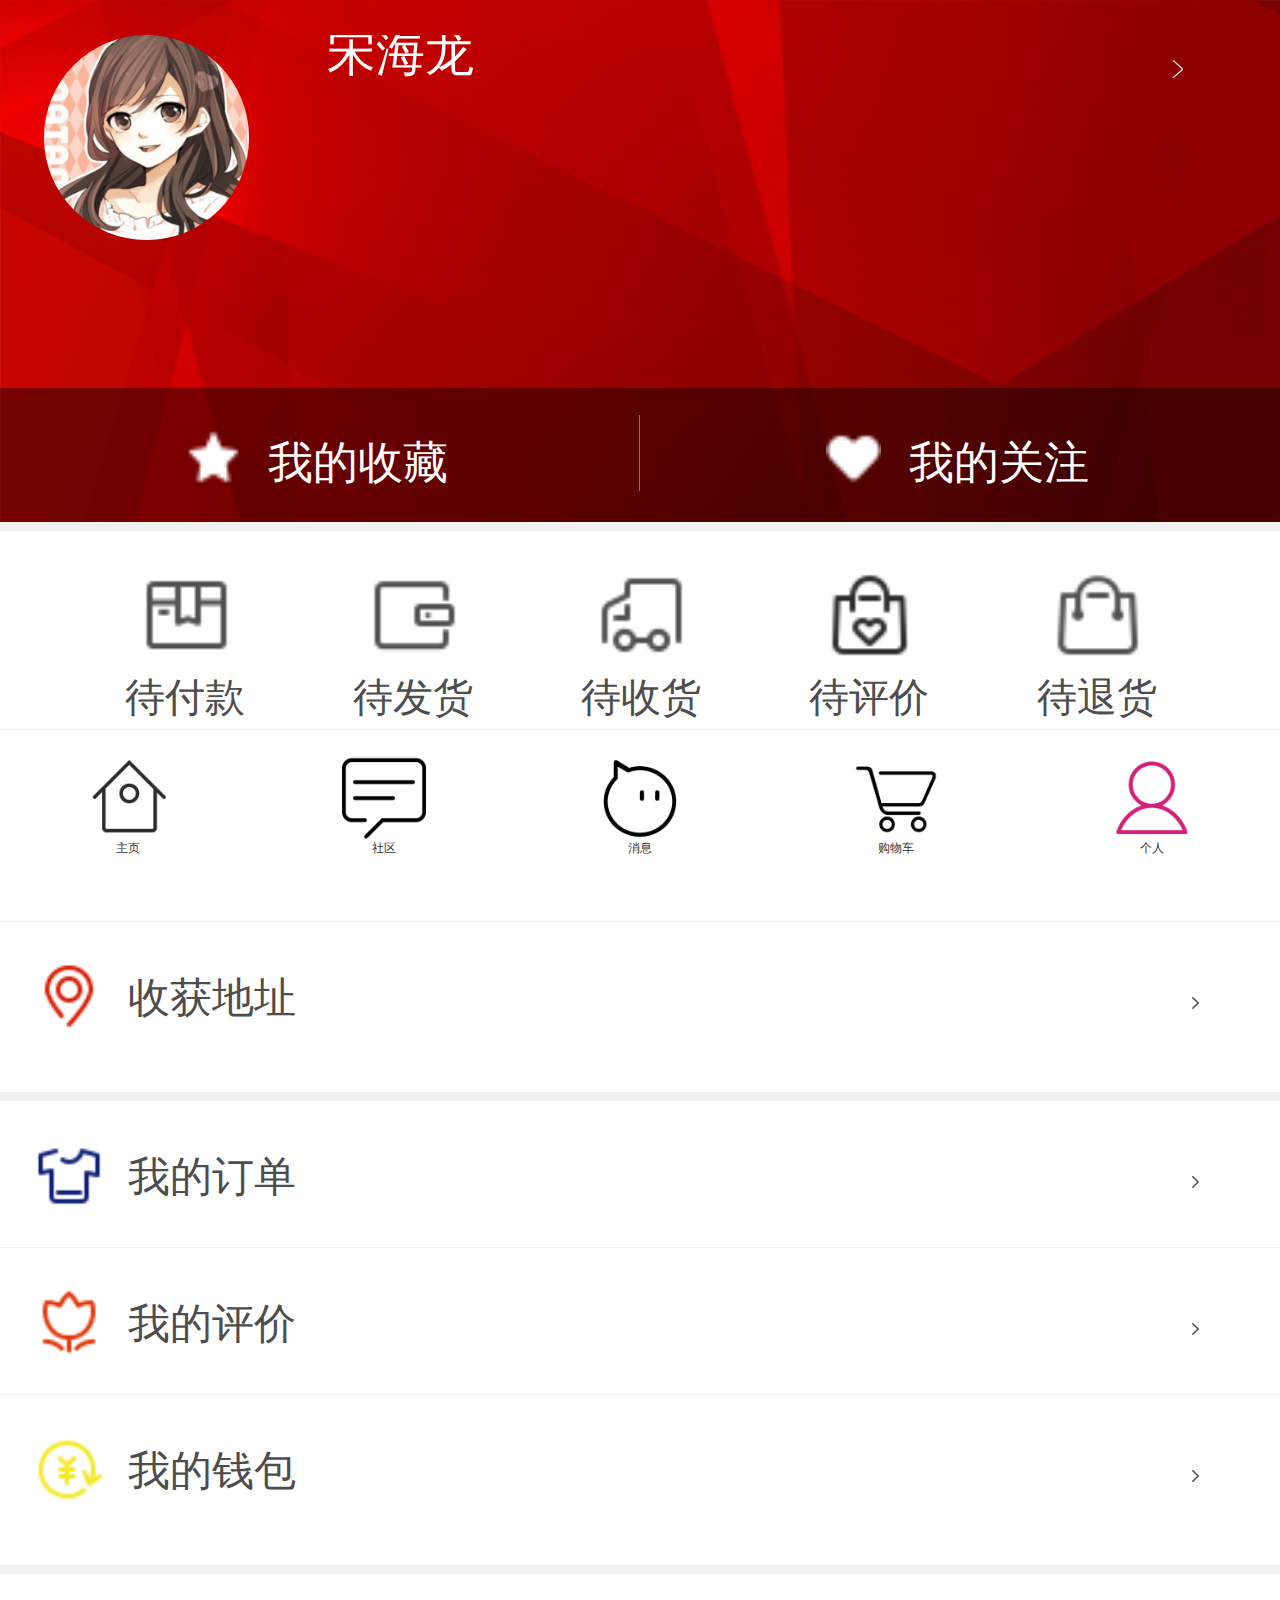
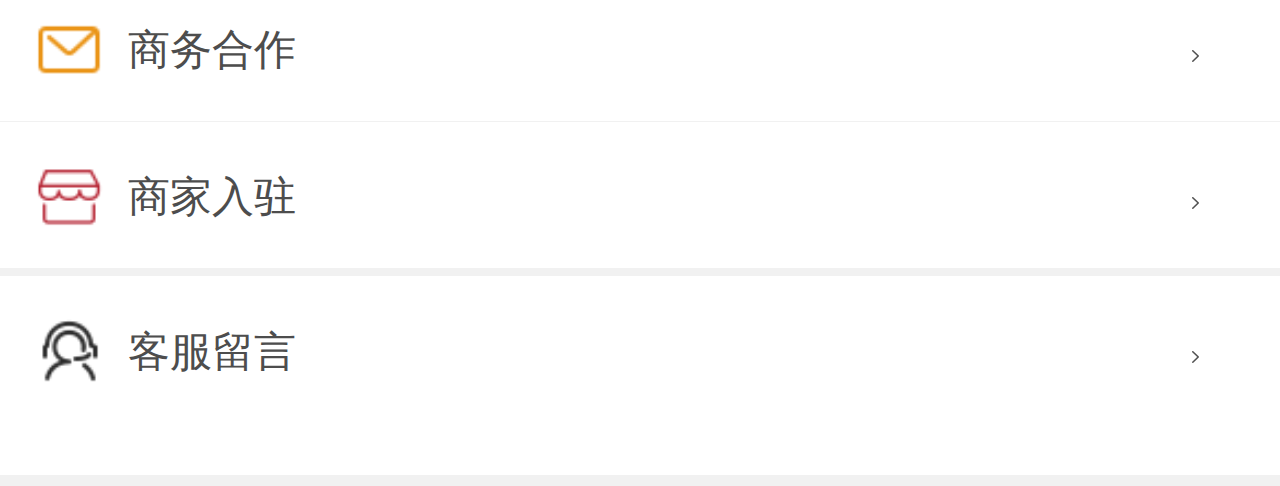
<file: haili-mall/personal.html>
<!DOCTYPE html>
<html>
	<head>
		<meta charset="UTF-8">
		<meta name="keywords" content="" />  
		<meta name="description" content="" />  
		<meta name="viewport" content="width=device-width, initial-scale=1.0, maximum-scale=1.0, user-scalable=0" />  
		<meta name="format-detection" content="telephone=no" />  
		<meta name="apple-mobile-web-app-capable" content="yes" />  
		<meta name="apple-mobile-web-app-status-bar-style" content="black">  
		<meta name="author" content="" />  
		<link rel="stylesheet" href="css/index.css" />
		<link rel="stylesheet" href="css/reset.css" />
		<title>个人中心</title>
	</head>
	<body>
		<!--
    		头部个人账号及头像部分
        -->
		<header>
			<div class="p-head-bg">
				<div class="p-head-content">
					<div class="p-head-icon">
						<img src="img/personal/头像.png"/>	
					</div>			
					<div class="p-head-title">
						<h1>宋海龙</h1>
					</div>
					<div class="p-head-more">
						<img src="img/more.png" />
					</div>
				</div>
				<div class="p-head-collect">
					<div class="p-head-favor">
						<a href="#">
							<img src="img/personal/favor_fill.png"/>
							<span class="p-head-mfavor">我的收藏</span>
						</a>
					</div>
					<div class="p-head-like">
						<a href="#">
							<img src="img/personal/like_fill.png"/>
							<span class="p-head-mfavor">我的关注</span>
						</a>
					</div>
				</div>
			</div>
		</header>
		<section>
		<!--功能选项-->
			<div class="p-menu">
				<div class="p-menu_sort">
					<a href="state.html"><img src="img/personal/send.png" /></a>
					<div>待付款</div>
				</div>
				<div class="p-menu_sort">
					<a href="state.html"><img src="img/personal/pay .png" /></a>
					<div>待发货</div>
				</div>
				<div class="p-menu_sort">
					<a href="state.html"><img src="img/personal/deliver.png" /></a>
					<div>待收货</div>
				</div>
				<div class="p-menu_sort">
					<a href="state.html"><img src="img/personal/goods_favor.png" /></a>
					<div>待评价</div>
				</div>
				<div class="p-menu_sort">
					<a href="state.html"><img src="img/personal/goods.png" /></a>
					<div>待退货</div>
				</div>
			</div>
		<!--选项列表-->
		<div class="p-list">
			<ul>
				<li class="p-list_sort">
					<a href="shopcar.html">
						<img src="img/personal/cart.png"/>
						<span class="p-order">购物车</span>
					</a>
				</li>
				<li class="p-list_sort p-list_border">
					<a href="wait.html">
						<img src="img/personal/location.png"/>
						<span class="p-order">收获地址</span>
					</a>
				</li>				
				<li class=" p-list_sort">
					<a href="state.html">
						<img src="img/personal/clothes.png"/>
						<span class="p-order">我的订单</span>
					</a>
				</li>
				<li class="p-list_sort">
					<a href="state.html">
						<img src="img/personal/evaluate.png"/>
						<span class="p-order">我的评价</span>
					</a>
				</li>
				<li class="p-list_sort p-list_border">
					<a href="wait.html">
						<img src="img/personal/refund.png"/>
						<span class="p-order">我的钱包</span>
					</a>
				</li>
				<li class="p-list_sort">
					<a href="wait.html">
						<img src="img/personal/mail.png"/>
						<span class="p-order">商务合作</span>
					</a>
				</li>
				<li class="p-list_sort">
					<a href="wait.html">
						<img src="img/personal/shop_light.png"/>
						<span class="p-order">商家入驻</span>
					</a>
				</li>
				<li class="p-list_sort p-list_border2" style="border-top: 7px solid #F1F1F1;height: 3.4rem;">
					<a href="wait.html">
						<img src="img/personal/service.png"/>
						<span class="p-order">客服留言</span>
					</a>
				</li>
			</ul>
		</div>
		</section>
		<footer>
			<div class="foot"id="foot">
				<div class="foot_menu ">
					<a href="index.html">
						<img src="img/主页.png" />
						<div>主页</div>
					</a>
				</div>
				<div class="foot_menu">
					<a href="wait.html">
						<img src="img/社区.png" />
						<div>社区</div>
					</a>
				</div>
				<div class="foot_menu">
					<a href="wait.html">
						<img src="img/消息.png" />
						<div>消息</div>
					</a>
				</div>
				<div class="foot_menu">
					<a href="shopcar.html">
						<img src="img/购物车.png"/>
						<div>购物车</div>
					</a>
				</div>
				<div class="foot_menu">
					<a href="#">
						<img src="img/个人(1).png" />
						<div>个人</div>
					</a>
				</div>
			</div>
		</footer>
		<script type="text/javascript" src="js/rem.js" ></script>
	</body>
</html>
</file>
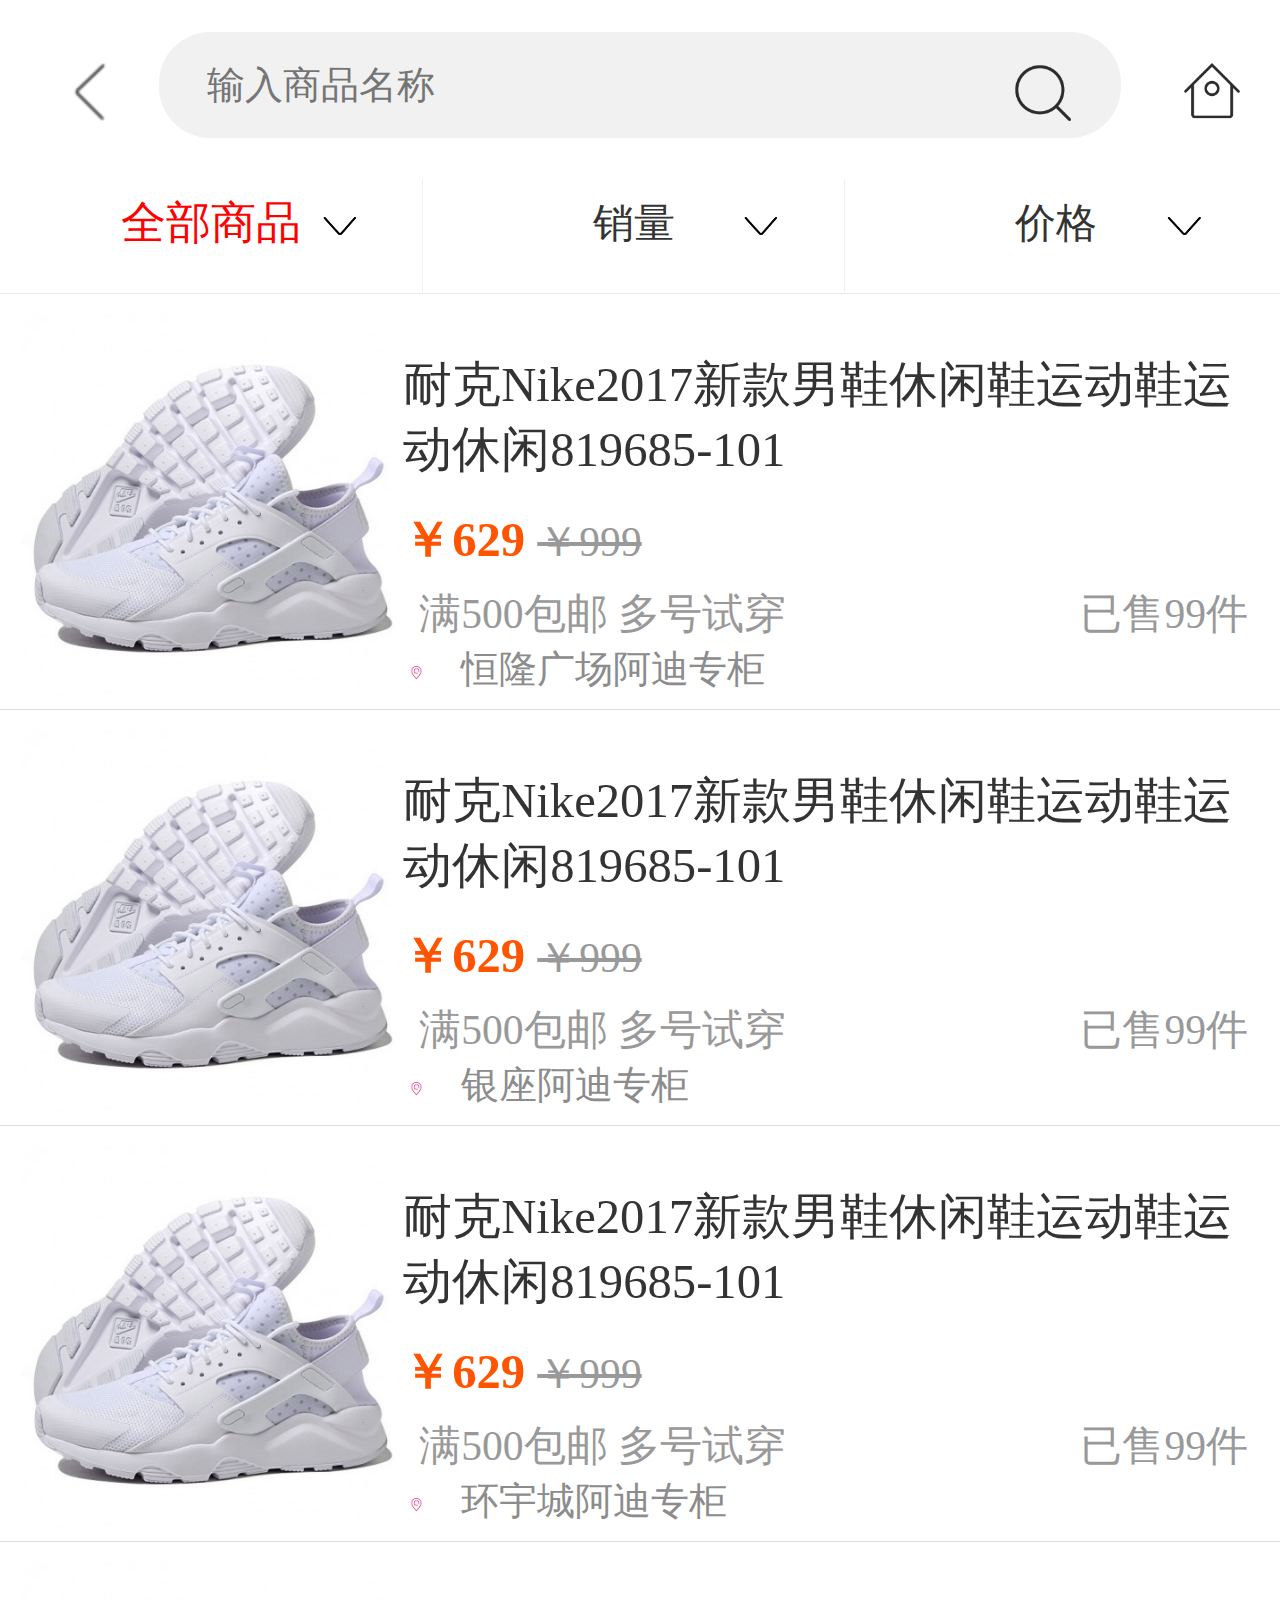
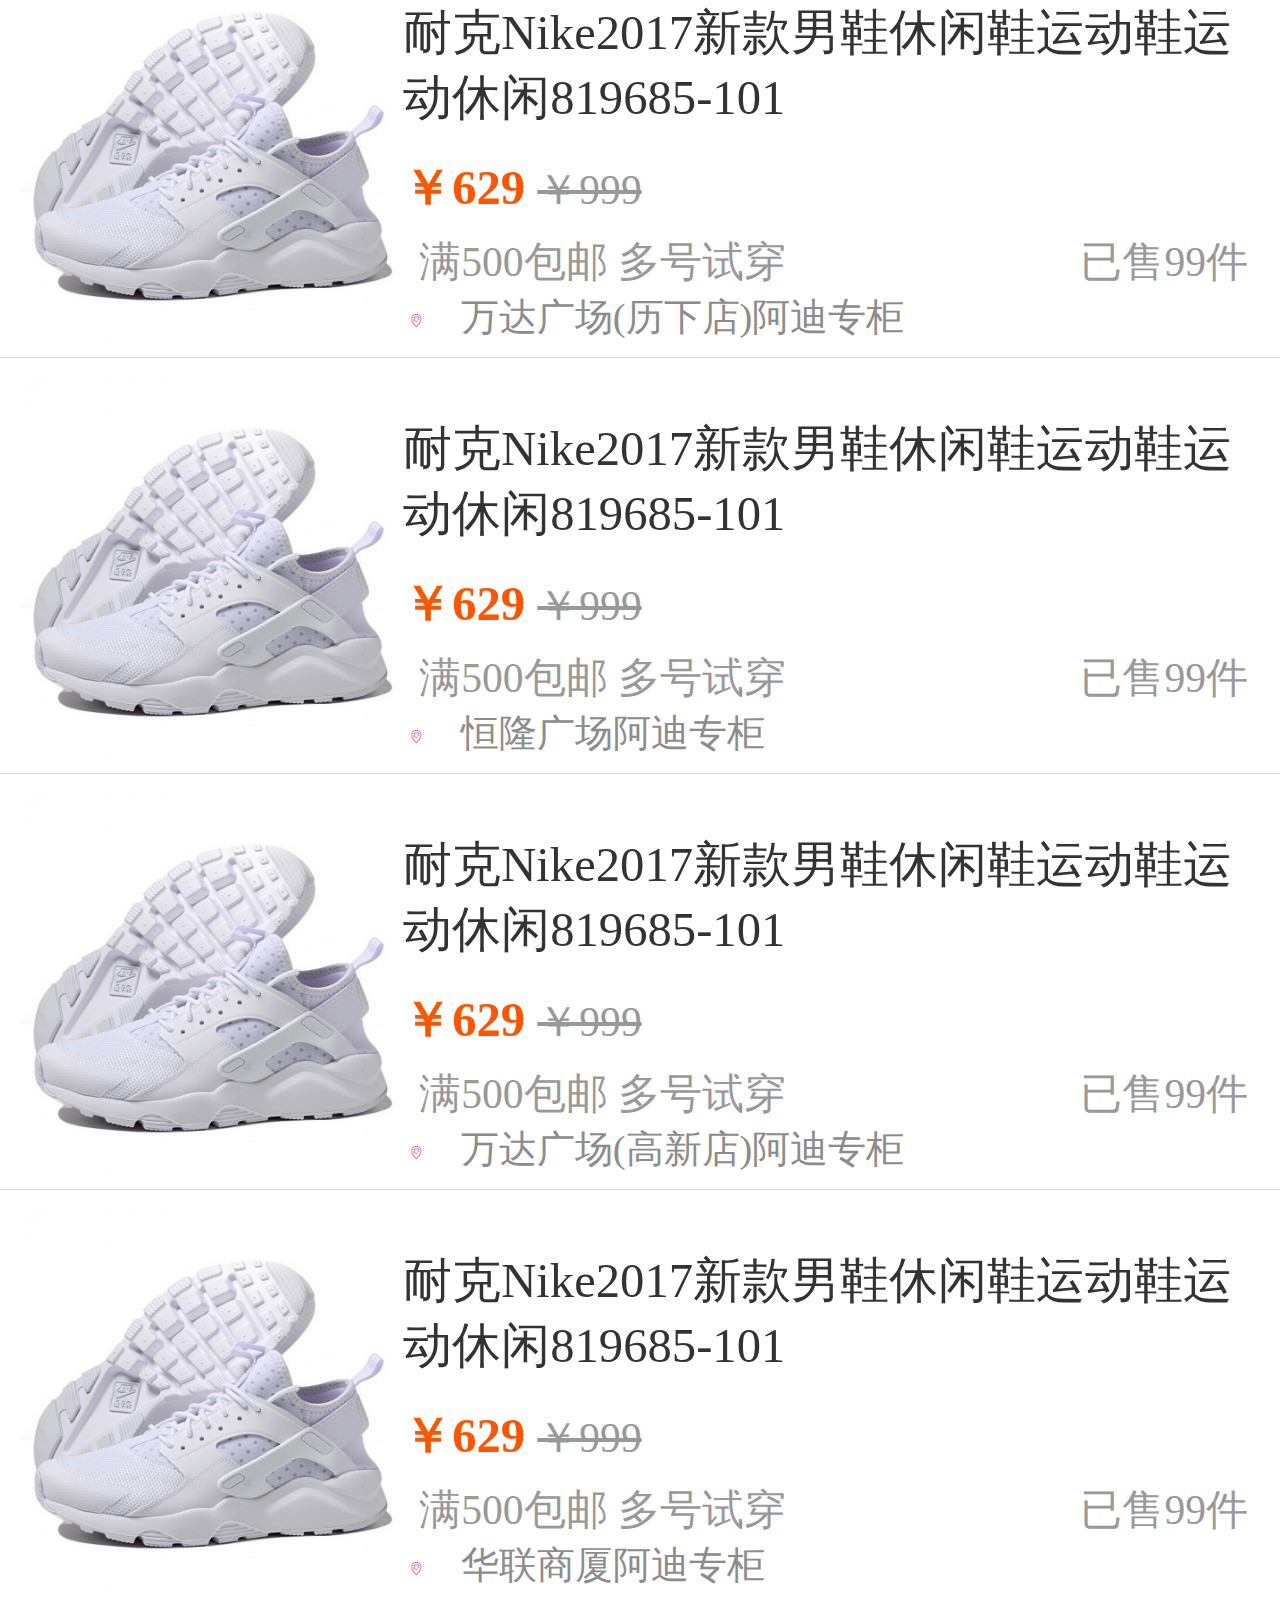
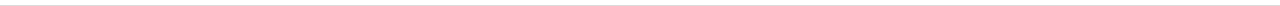
<file: haili-mall/search.html>
<!DOCTYPE html>
<html>
	<head>
		<meta charset="UTF-8">
		<meta name="keywords" content="" />  
		<meta name="description" content="" />  
		<meta name="viewport" content="width=device-width, initial-scale=1.0, maximum-scale=1.0, user-scalable=0" />  
		<meta name="format-detection" content="telephone=no" />  
		<meta name="apple-mobile-web-app-capable" content="yes" />  
		<meta name="apple-mobile-web-app-status-bar-style" content="black">  
		<meta name="author" content=""/>  
		<title>搜索结果</title>
		<link rel="stylesheet" href="css/index.css" />
		<link rel="stylesheet" href="css/reset.css" />
		<script type="text/javascript" src="js/rem.js" ></script>
	</head>
	<body>
		<header class="s-search brand">
			<div class="search_m store_m">
				<div class="search-back">
					<a href="javascript:;"ontouchstart="javascript:history.back(-1)"><img src="img/left.png"/></a>
				</div>
				<form action="" method="post">
					<input type="text"placeholder="输入商品名称"name="search_m" id="search_m"/>
					<input type="image" name="search_mbutton" id="search_mbutton" src="img/search .png" />
				</form>
				<div class="search-back">
					<a href="index.html"><img src="img/主页.png"/></a>
				</div>
			</div>
		</div>
		<div id="nav">
			<a href="#" class="change_color">全部商品<img src="img/city.png"/></a>
			<a href="#">销量<img src="img/city.png"/></a>
			<a href="#">价格<img src="img/city.png"/></a>
		</div>
		<script>
			
			/*商场导航部分文字颜色*/
			var oId=document.getElementById('nav');
			var oLi=oId.getElementsByTagName('a');
        	for(var i = 0;i<oLi.length;i++) {
           		oLi[i].addEventListener('touchstart',function() {
                for(var i=0;i<oLi.length;i++) {
                    oLi[i].removeAttribute('class');
                }
                this.setAttribute('class','change_color')
            	});
       	 }
		</script>
		</header>
		<section>
		<div class="search_contain">	
			<ul class="news-list">
		        		<li class="store-li">
		        			<div class="store-sale">
		        				<div class="store-list">
		        					<a href="goodsinfo.html">
		        						<img src="img/goodsinfo/鞋子1.png"/>
		        					</a>
		        				</div>
		        				<div class="store-listtitle">
		        					<div class="store-listname"><a href="goodsinfo.html"><h3>耐克Nike2017新款男鞋休闲鞋运动鞋运动休闲819685-101</h3></a></div>
		        					<div class="store-price"><span style="color: #f50;"><strong >￥629&nbsp;</strong></span><del style="font-size: .65rem;"><span>￥999</span></del></div>
		        					<div class="store-active">满500包邮&nbsp;多号试穿</div>
		        					<div class="had-sale">已售99件</div>
		        					<div class="search-addr">恒隆广场阿迪专柜</div>
		        				</div>
		        			</div>
		        		</li>
		        		<li class="store-li">
		        			<div class="store-sale">
		        				<div class="store-list">
		        					<a href="goodsinfo.html">
		        						<img src="img/goodsinfo/鞋子1.png"/>
		        					</a>
		        				</div>
		        				<div class="store-listtitle">
		        					<div class="store-listname"><a href="goodsinfo.html"><h3>耐克Nike2017新款男鞋休闲鞋运动鞋运动休闲819685-101</h3></a></div>
		        					<div class="store-price"><span style="color: #f50;"><strong >￥629&nbsp;</strong></span><del style="font-size: .65rem;"><span>￥999</span></del></div>
		        					<div class="store-active">满500包邮&nbsp;多号试穿</div>
		        					<div class="had-sale">已售99件</div>
		        					<div class="search-addr">银座阿迪专柜</div>
		        				</div>
		        			</div>
		        		</li>
		        		<li class="store-li">
		        			<div class="store-sale">
		        				<div class="store-list">
		        					<a href="goodsinfo.html">
		        						<img src="img/goodsinfo/鞋子1.png"/>
		        					</a>
		        				</div>
		        				<div class="store-listtitle">
		        					<div class="store-listname"><a href="goodsinfo.html"><h3>耐克Nike2017新款男鞋休闲鞋运动鞋运动休闲819685-101</h3></a></div>
		        					<div class="store-price"><span style="color: #f50;"><strong >￥629&nbsp;</strong></span><del style="font-size: .65rem;"><span>￥999</span></del></div>
		        					<div class="store-active">满500包邮&nbsp;多号试穿</div>
		        					<div class="had-sale">已售99件</div>
		        					<div class="search-addr">环宇城阿迪专柜</div>
		        				</div>
		        			</div>
		        		</li>
		        		<li class="store-li">
		        			<div class="store-sale">
		        				<div class="store-list">
		        					<a href="goodsinfo.html">
		        						<img src="img/goodsinfo/鞋子1.png"/>
		        					</a>
		        				</div>
		        				<div class="store-listtitle">
		        					<div class="store-listname"><a href="goodsinfo.html"><h3>耐克Nike2017新款男鞋休闲鞋运动鞋运动休闲819685-101</h3></a></div>
		        					<div class="store-price"><span style="color: #f50;"><strong >￥629&nbsp;</strong></span><del style="font-size: .65rem;"><span>￥999</span></del></div>
		        					<div class="store-active">满500包邮&nbsp;多号试穿</div>
		        					<div class="had-sale">已售99件</div>
		        					<div class="search-addr">万达广场(历下店)阿迪专柜</div>
		        				</div>
		        			</div>
		        		</li>
		        		<li class="store-li">
		        			<div class="store-sale">
		        				<div class="store-list">
		        					<a href="goodsinfo.html">
		        						<img src="img/goodsinfo/鞋子1.png"/>
		        					</a>
		        				</div>
		        				<div class="store-listtitle">
		        					<div class="store-listname"><a href="goodsinfo.html"><h3>耐克Nike2017新款男鞋休闲鞋运动鞋运动休闲819685-101</h3></a></div>
		        					<div class="store-price"><span style="color: #f50;"><strong >￥629&nbsp;</strong></span><del style="font-size: .65rem;"><span>￥999</span></del></div>
		        					<div class="store-active">满500包邮&nbsp;多号试穿</div>
		        					<div class="had-sale">已售99件</div>
		        					<div class="search-addr">恒隆广场阿迪专柜</div>
		        				</div>
		        			</div>
		        		</li>
		        		<li class="store-li">
		        			<div class="store-sale">
		        				<div class="store-list">
		        					<a href="goodsinfo.html">
		        						<img src="img/goodsinfo/鞋子1.png"/>
		        					</a>
		        				</div>
		        				<div class="store-listtitle">
		        					<div class="store-listname"><a href="goodsinfo.html"><h3>耐克Nike2017新款男鞋休闲鞋运动鞋运动休闲819685-101</h3></a></div>
		        					<div class="store-price"><span style="color: #f50;"><strong >￥629&nbsp;</strong></span><del style="font-size: .65rem;"><span>￥999</span></del></div>
		        					<div class="store-active">满500包邮&nbsp;多号试穿</div>
		        					<div class="had-sale">已售99件</div>
		        					<div class="search-addr">万达广场(高新店)阿迪专柜</div>
		        				</div>
		        			</div>
		        		</li>
		        		<li class="store-li">
		        			<div class="store-sale">
		        				<div class="store-list">
		        					<a href="goodsinfo.html">
		        						<img src="img/goodsinfo/鞋子1.png"/>
		        					</a>
		        				</div>
		        				<div class="store-listtitle">
		        					<div class="store-listname"><a href="goodsinfo.html"><h3>耐克Nike2017新款男鞋休闲鞋运动鞋运动休闲819685-101</h3></a></div>
		        					<div class="store-price"><span style="color: #f50;"><strong >￥629&nbsp;</strong></span><del style="font-size: .65rem;"><span>￥999</span></del></div>
		        					<div class="store-active">满500包邮&nbsp;多号试穿</div>
		        					<div class="had-sale">已售99件</div>
		        					<div class="search-addr">华联商厦阿迪专柜</div>
		        				</div>
		        			</div>
		        		</li>
		        		</ul>
		        	</div>
		</section>
	</body>
</html>
</file>
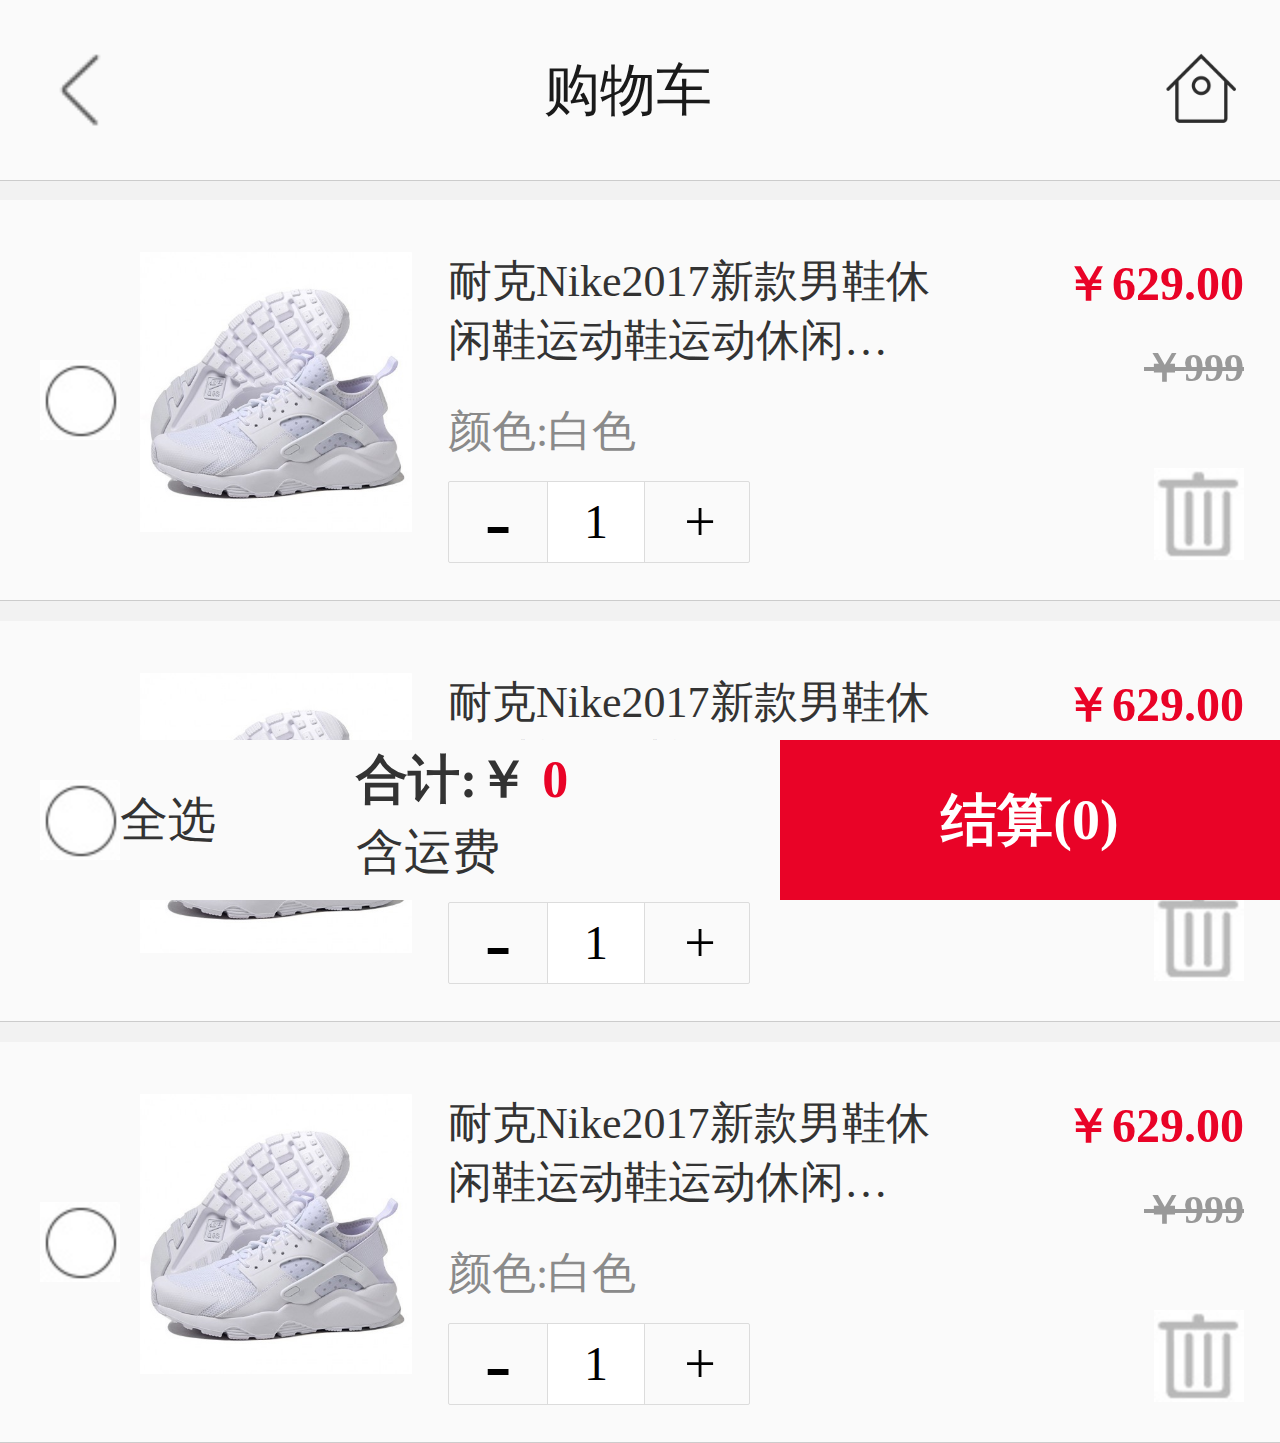
<file: haili-mall/shopcar.html>
<!DOCTYPE html>
<html>
<head>
    <meta charset="utf-8">
    <meta name="viewport" content="width=device-width, initial-scale=1.0, maximum-scale=1.0, user-scalable=0" />
    <meta name="apple-mobile-web-app-capable" content="yes" />
    <meta name="apple-mobile-web-app-status-bar-style" content="black" />
    <meta name="format-detection" content="telephone=no" />
    <meta name="description" content="购物车" />
    <meta name="keywords" content="购物车" />
    <title>购物车</title>
    <link rel="stylesheet" type="text/css" href="css/shopcar.css">
    <script type="text/javascript" src="js/auto-size.js"></script>
    <script type="text/javascript" src="js/jquery-2.2.3.min.js" ></script>
</head>
<body>
	<div class="fix_head">
		<a href="javascript:history.go(-1);" class="back">
			<img src="img/left.png">
		</a>
		<p>购物车</p>
		<a href="index.html" class="home">
			<img src="img/主页.png">
		</a>
	</div>
	<div class="sc_h"></div>
	<div class="lb">
		<div class="check">
			<div class="xz" data="0"></div>
		</div>
		<img src="images/鞋子1.png" class="spt">
		<div class="mid">
			<p class="name">耐克Nike2017新款男鞋休闲鞋运动鞋运动休闲819685-101</p>
			<p class="color">颜色:白色</p>
			<div class="jj">
				<span class="jia">-</span>
				<input class="num" value="1">
				<span class="jian">+</span>
			</div>
		</div>
		<div class="jgq">
			<div class="price"><p>￥<span class="pri">629.00</span></p></div>
			<div class="price_de"><p><del>￥999</del></p></div>
			<img src="images/del.jpg" class="del">
		</div>
	</div>
	<div class="lb">
		<div class="check">
			<div class="xz" data="0"></div>
		</div>
		<img src="images/鞋子1.png" class="spt">
		<div class="mid">
			<p class="name">耐克Nike2017新款男鞋休闲鞋运动鞋运动休闲819685-101</p>
			<p class="color">颜色:白色</p>
			<div class="jj">
				<span class="jia">-</span>
				<input class="num" value="1">
				<span class="jian">+</span>
			</div>
		</div>
		<div class="jgq">
			<div class="price"><p>￥<span class="pri">629.00</span></p></div>
			<div class="price_de"><p><del>￥999</del></p></div>
			<img src="images/del.jpg" class="del">
		</div>
	</div>
	<div class="lb">
		<div class="check">
			<div class="xz" data="0"></div>
		</div>
		<img src="images/鞋子1.png" class="spt">
		<div class="mid">
			<p class="name">耐克Nike2017新款男鞋休闲鞋运动鞋运动休闲819685-101</p>
			<p class="color">颜色:白色</p>
			<div class="jj">
				<span class="jia">-</span>
				<input class="num" value="1">
				<span class="jian">+</span>
			</div>
		</div>
		<div class="jgq">
			<div class="price"><p>￥<span class="pri">629.00</span></p></div>
			<div class="price_de"><p><del>￥999</del></p></div>
			<img src="images/del.jpg" class="del">
		</div>
	</div>
	<div class="fix_bottom">
		<div id="qx" data="0"></div><span style="float:left;line-height:0.8rem;">全选</span>
		<div class="zjq">
		<p class="p1">合计:￥
		<span id="zj" >0</span>
		</p>
		<p>含运费</p>
		</div>
		<a id="js" href="payresult.html">结算(<span id="zsl">0</span>)</a>
	</div>
	<script type="text/javascript">
		$(function(){
			js();
			$(".xz").click(function(){
				var a = $(this).attr("data");
				if (a==0) {
					$(this).css("background-image","url(images/check_on.jpg)");
					$(this).attr("data",1)
				}else{
					$(this).css("background-image","url(images/check.jpg)");
					$(this).attr("data",0)
					$("#qx").attr("data",0);
					$("#qx").css("background-image","url(images/check.jpg)");
				}
				js();				
				
			})
			$("#qx").click(function(){
				var a = $(this).attr("data");
				if (a==0) {
					$(".xz").attr("data",1);
				$(this).css("background-image","url(images/check_on.jpg)");
				$(".xz").css("background-image","url(images/check_on.jpg)");
				$(this).attr("data",1);
				}else{
					$(".xz").attr("data",0);
				$(this).css("background-image","url(images/check.jpg)");
				$(".xz").css("background-image","url(images/check.jpg)");
					$(this).attr("data",0);
				}
				js();
			})
			$(".jian").click(function(){
				var a = $(this).prev().val();
				a++;
				$(this).prev().val(a);
				js();

			})
			$(".jia").click(function(){
				var a = $(this).next().val();
				a--;
				$(this).next().val(a);
				var a = $(".xz").attr("data");
				if(a==1){
					js();
				}
			})
			$(".del").click(function(){
				$(this).parent().parent().remove();
				js(); 
			})
			 function js(){
				var num=0;
				var conut=0;
				$(".xz").each(function(){
					if ($(this).attr("data")==1) {
						var b = $(this).parent().next().next().find(".num").val();
						var jg = $(this).parent().next().next().next().find(".pri").text();
						conut+=parseInt(b);
		    			num+=b*jg;
					}
				})
		  		$('#zj').html(num);
		  		$('#zsl').html(conut);
			}
		})
			
	</script>
</body>
</html>
</file>
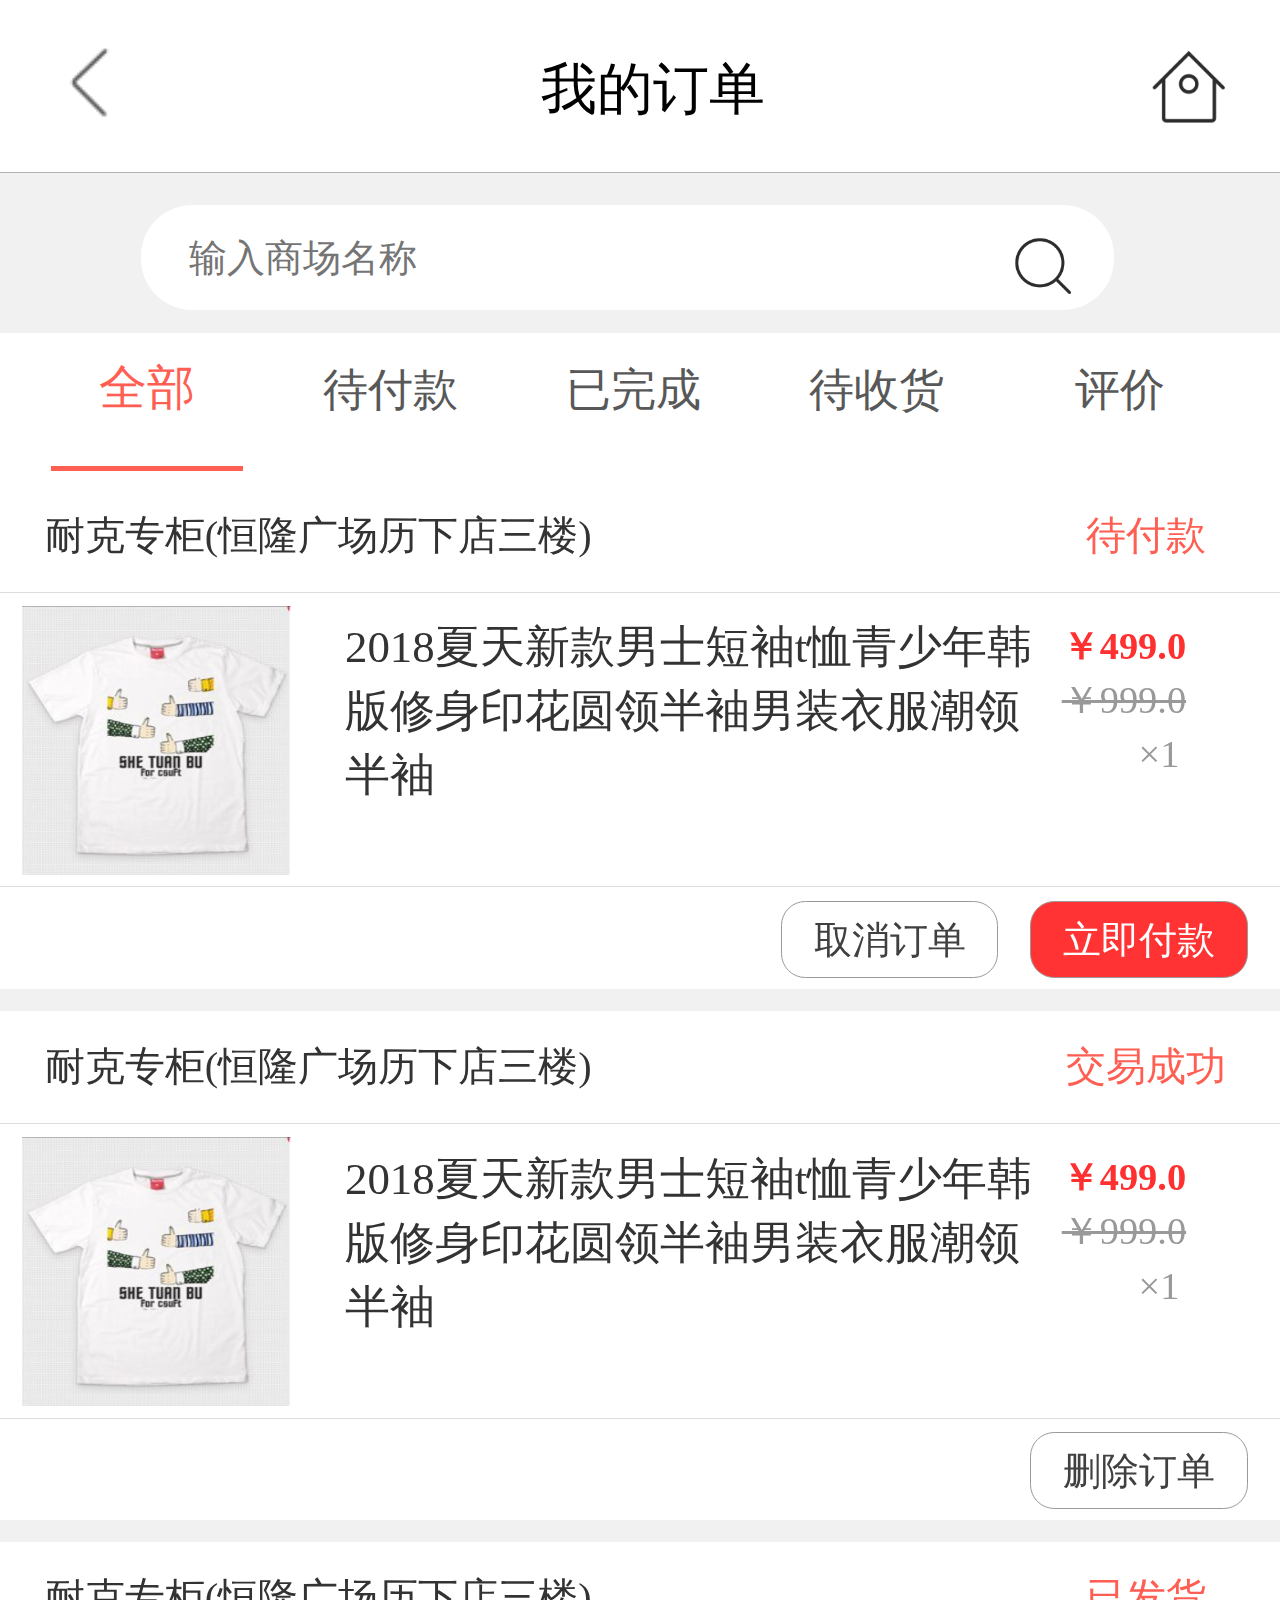
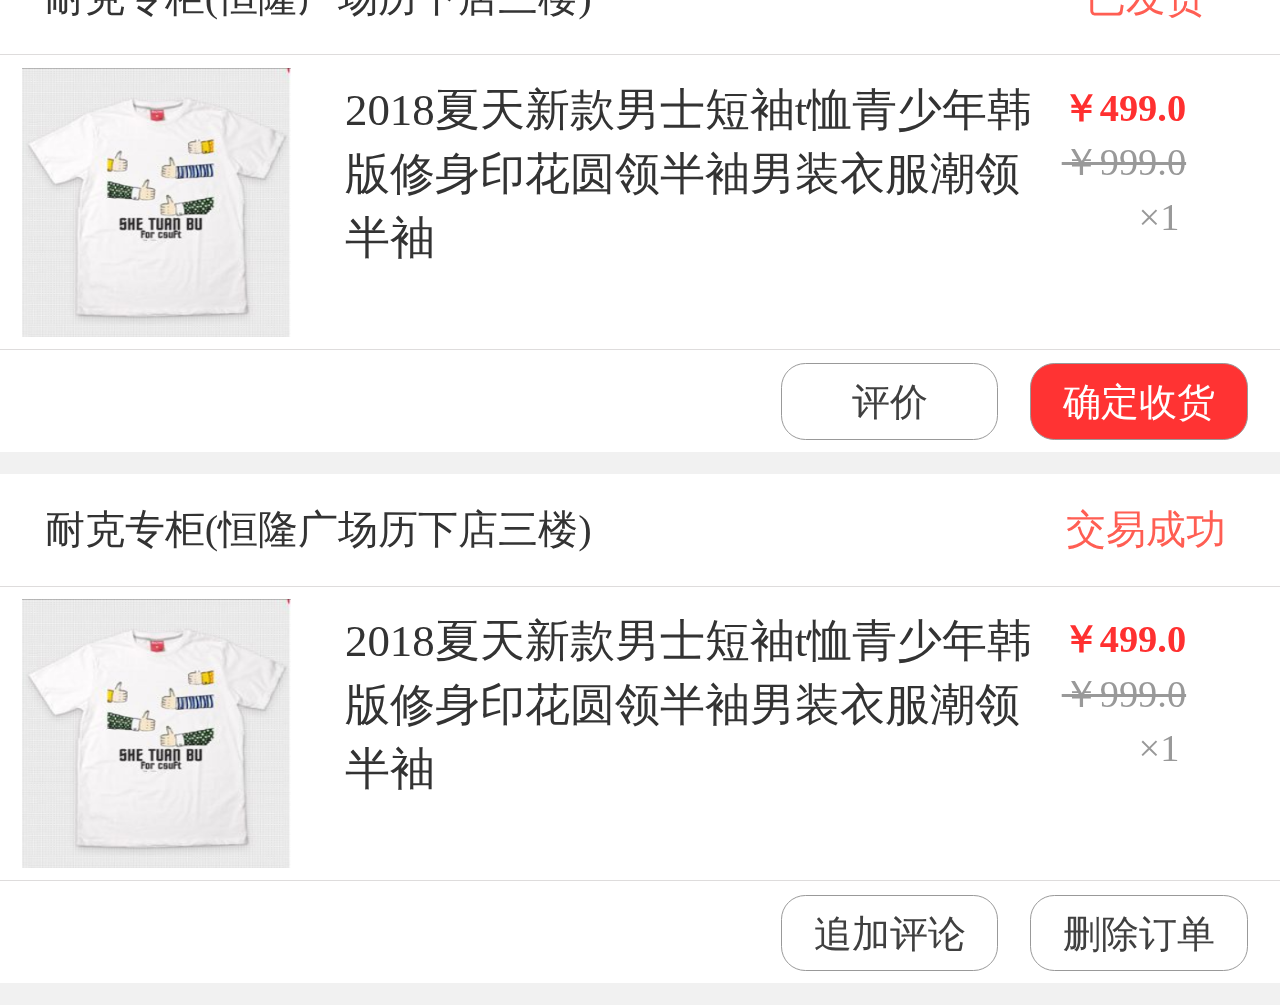
<file: haili-mall/state.html>
<!DOCTYPE html>
<html>
	<head>
		<meta charset="UTF-8">
		<meta name="keywords" content="" />  
		<meta name="description" content="" />  
		<meta name="viewport" content="width=device-width, initial-scale=1.0, maximum-scale=1.0, user-scalable=0" />  
		<meta name="format-detection" content="telephone=no" />  
		<meta name="apple-mobile-web-app-capable" content="yes" />  
		<meta name="apple-mobile-web-app-status-bar-style" content="black">  
		<meta name="author" content=""/>  
		<title>订单信息</title>
		<script type="text/javascript" src="js/rem.js" ></script>
		<link rel="stylesheet" href="css/index.css" />
		<link rel="stylesheet" href="css/reset.css" />
		<script type="text/javascript" src="js/jquery-2.2.3.min.js" ></script>
		<script type="text/javascript" src="js/swiper.min.js" ></script>
		<link rel="stylesheet" href="css/swiper.min.css" />
		<link rel="stylesheet" href="css/style.css" />
		<script type="text/javascript" src="js/popups.js" ></script>
		<script type="text/javascript" src="js/tabs.js" ></script>
		<script type="text/javascript">
		//用的jq插件popups做的对话框，给删除按钮添加删除功能
			$(document).ready(function(){
				$("[id=delete]").on('touchstart',function(e){
	   			e.preventDefault();
	   			var that=this;
	   			jqalert({
                    title:'提示',
                    content:'确定要取消当前订单吗',
                    yestext:'确定',
                    notext:'取消',
                })
	   			$("#yes_btn").on('touchstart',function(){
	   				e.preventDefault();
	   				$(that).parent().parent("li").remove()
	   			})
				})
        })
		</script>
		<script type="text/javascript">
		//用的jq插件popups做的对话框，给删除按钮添加删除功能
			$(document).ready(function(){
				$("[id=confirm]").on('touchstart',function(e){
	   			e.preventDefault();
	   			var that=this;
	   			jqalert({
                    title:'提示',
                    content:'是否确定收货吗',
                    yestext:'确定',
                    notext:'取消',
                })
	   			$("#yes_btn").on('touchstart',function(){
	   				e.preventDefault();
	   				$(that).parent().parent("li").remove()
	   			})
				})
        })
		</script>
	</head>
	<body>
		<header class="s-search">
			<div class="s-title">
				<div class="s-back">
					<a href="javascript:;"ontouchstart="javascript:history.back(-1)"><img src="img/left.png"/></a>
				</div>
				<div class="s-info">
					<p>我的订单</p>
				</div>
				<div class="s-index">
					<a href="index.html"><img src="img/主页.png"/></a>
				</div>
			</div>
			<div class="search_m form-color">
				<form action="" method="post" >
					<input type="text"placeholder="输入商场名称"name="search_m" id="search_m"class="input-style"/>
					<input type="image" name="search_mbutton" id="search_mbutton" src="img/search .png" />
				</form>
			</div>
		</header>
		<section>
		<div class="tabs"> 
			<a href="#" class="change">全部</a> 
			<a href="#" >待付款</a> 
			<a href="#">已完成</a> 
			<a href="#">待收货</a>
			<a href="#">评价</a>
		</div>
		<div id="tabs-container" class="swiper-container">
		   	<div class="swiper-wrapper">
		      	<div class="swiper-slide">
		        	<div class="content-slide">
		        		<ul class="news-list">
		        			<li id="list">
		        				<div class="news-title">
		        					<a href="#">
			        					<div class="news-market">
			        						<div class="news-market-name">耐克专柜(恒隆广场历下店三楼)</div>
			        						<div class="news-state">待付款</div>
			        					</div>
			        					<div class="news-info">
			        						<div class="news-img">
			        							<img src="img/state/clothes.png" />
			        						</div>
			        						<div class="news-text">
			        							<h3>2018夏天新款男士短袖t恤青少年韩版修身印花圆领半袖男装衣服潮领半袖</h3>
			        						</div>
			        						<div class="news-price">
			        							<span class="price-r">￥499.0</span>
			        							<span class="price-f">￥999.0</span>
			        							<div class="price-num">×1</div>
			        						</div>
			        					</div>
		        					</a>
		        				</div>
		        				<div class="news-button">
		        					<a href="#" class="button-name button-color">立即付款</a>
		        					<a href="#" class="button-name"id="delete">取消订单</a>
		        				</div>
		        			</li>
		        			<li id="list">
		        				<div class="news-title">
		        					<a href="#">
			        					<div class="news-market">
			        						<div class="news-market-name">耐克专柜(恒隆广场历下店三楼)</div>
			        						<div class="news-state">交易成功</div>
			        					</div>
			        					<div class="news-info">
			        						<div class="news-img">
			        							<img src="img/state/clothes.png" />
			        						</div>
			        						<div class="news-text">
			        							<h3>2018夏天新款男士短袖t恤青少年韩版修身印花圆领半袖男装衣服潮领半袖</h3>
			        						</div>
			        						<div class="news-price">
			        							<span class="price-r">￥499.0</span>
			        							<span class="price-f">￥999.0</span>
			        							<div class="price-num">×1</div>
			        						</div>
			        					</div>
		        					</a>
		        				</div>
		        				<div class="news-button">
		        					<a href="#" class="button-name"id="delete">删除订单</a>
		        				</div>
		        			</li>
		        			<li id="list">
		        				<div class="news-title">
		        					<a href="#">
			        					<div class="news-market">
			        						<div class="news-market-name">耐克专柜(恒隆广场历下店三楼)</div>
			        						<div class="news-state">已发货</div>
			        					</div>
			        					<div class="news-info">
			        						<div class="news-img">
			        							<img src="img/state/clothes.png" />
			        						</div>
			        						<div class="news-text">
			        							<h3>2018夏天新款男士短袖t恤青少年韩版修身印花圆领半袖男装衣服潮领半袖</h3>
			        						</div>
			        						<div class="news-price">
			        							<span class="price-r">￥499.0</span>
			        							<span class="price-f">￥999.0</span>
			        							<div class="price-num">×1</div>
			        						</div>
			        					</div>
		        					</a>
		        				</div>
		        				<div class="news-button">
		        					<a href="#" class="button-name button-color"id="confirm">确定收货</a>
		        					<a href="#" class="button-name">评价</a>
		        				</div>
		        			</li>
		        			<li id="list">
		        				<div class="news-title">
		        					<a href="#">
			        					<div class="news-market">
			        						<div class="news-market-name">耐克专柜(恒隆广场历下店三楼)</div>
			        						<div class="news-state">交易成功</div>
			        					</div>
			        					<div class="news-info">
			        						<div class="news-img">
			        							<img src="img/state/clothes.png" />
			        						</div>
			        						<div class="news-text">
			        							<h3>2018夏天新款男士短袖t恤青少年韩版修身印花圆领半袖男装衣服潮领半袖</h3>
			        						</div>
			        						<div class="news-price">
			        							<span class="price-r">￥499.0</span>
			        							<span class="price-f">￥999.0</span>
			        							<div class="price-num">×1</div>
			        						</div>
			        					</div>
		        					</a>
		        				</div>
		        				<div class="news-button">
		        					<a href="#" class="button-name"id="delete">删除订单</a>
		        					<a href="#" class="button-name">追加评论</a>
		        				</div>
		        			</li>
		       			</ul>
		      		</div>
      			</div>
      			<div class="swiper-slide">
		        	<div class="content-slide">
		        		<ul class="news-list">
		        			<li id="list">
		        				<div class="news-title">
		        					<a href="#">
			        					<div class="news-market">
			        						<div class="news-market-name">耐克专柜(恒隆广场历下店三楼)</div>
			        						<div class="news-state">待付款</div>
			        					</div>
			        					<div class="news-info">
			        						<div class="news-img">
			        							<img src="img/state/clothes.png" />
			        						</div>
			        						<div class="news-text">
			        							<h3>2018夏天新款男士短袖t恤青少年韩版修身印花圆领半袖男装衣服潮领半袖</h3>
			        						</div>
			        						<div class="news-price">
			        							<span class="price-r">￥499.0</span>
			        							<span class="price-f">￥999.0</span>
			        							<div class="price-num">×1</div>
			        						</div>
			        					</div>
		        					</a>
		        				</div>
		        				<div class="news-button">
		        					<a href="#" class="button-name button-color">立即付款</a>
		        					<a href="#" class="button-name"id="delete">取消订单</a>
		        				</div>
		        			</li>
		       			</ul>
		      		</div>
      			</div>
      			<div class="swiper-slide">
		        	<div class="content-slide">
		        		<ul class="news-list">
							<li id="list">
		        				<div class="news-title">
		        					<a href="#">
			        					<div class="news-market">
			        						<div class="news-market-name">耐克专柜(恒隆广场历下店三楼)</div>
			        						<div class="news-state">待收货</div>
			        					</div>
			        					<div class="news-info">
			        						<div class="news-img">
			        							<img src="img/state/clothes.png" />
			        						</div>
			        						<div class="news-text">
			        							<h3>2018夏天新款男士短袖t恤青少年韩版修身印花圆领半袖男装衣服潮领半袖</h3>
			        						</div>
			        						<div class="news-price">
			        							<span class="price-r">￥499.0</span>
			        							<span class="price-f">￥999.0</span>
			        							<div class="price-num">×1</div>
			        						</div>
			        					</div>
		        					</a>
		        				</div>
		        				<div class="news-button">
		        					<a href="#" class="button-name"id="delete">删除订单</a>
		        					<a href="#" class="button-name">追加评价</a>
		        				</div>
		        			</li>
		       			</ul>
		      		</div>
      			</div>
      			<div class="swiper-slide">
		        	<div class="content-slide">
		        	<ul class="news-list">
		        			<li>
		        				<div class="news-title">
		        					<a href="#">
			        					<div class="news-market">
			        						<div class="news-market-name">耐克专柜(恒隆广场历下店三楼)</div>
			        						<div class="news-state">待收货</div>
			        					</div>
			        					<div class="news-info">
			        						<div class="news-img">
			        							<img src="img/state/clothes.png" />
			        						</div>
			        						<div class="news-text">
			        							<h3>2018夏天新款男士短袖t恤青少年韩版修身印花圆领半袖男装衣服潮领半袖</h3>
			        						</div>
			        						<div class="news-price">
			        							<span class="price-r">￥499.0</span>
			        							<span class="price-f">￥999.0</span>
			        							<div class="price-num">×1</div>
			        						</div>
			        					</div>
		        					</a>
		        				</div>
		        				
		        				<div class="news-button">
		        					<a href="#" class="button-name button-color"id="confirm">确定收货</a>
		        					<a href="#" class="button-name">去评价</a>
		        				</div>
		        			</li>
		       			</ul>
		      		</div>
      			</div>
      			<div class="swiper-slide">
		        	<div class="content-slide">
		        		<ul class="news-list">
		        			<li id="list">
		        				<div class="news-title">
		        					<a href="#">
			        					<div class="news-market">
			        						<div class="news-market-name">耐克专柜(恒隆广场历下店三楼)</div>
			        						<div class="news-state">交易成功</div>
			        					</div>
			        					<div class="news-info">
			        						<div class="news-img">
			        							<img src="img/state/clothes.png" />
			        						</div>
			        						<div class="news-text">
			        							<h3>2018夏天新款男士短袖t恤青少年韩版修身印花圆领半袖男装衣服潮领半袖</h3>
			        						</div>
			        						<div class="news-price">
			        							<span class="price-r">￥499.0</span>
			        							<span class="price-f">￥999.0</span>
			        							<div class="price-num">×1</div>
			        						</div>
			        					</div>
		        					</a>
		        				</div>
		        				<div class="news-button">
		        					<a href="#" class="button-name"id="delete">删除订单</a>
		        				</div>
		        			</li>
		       			</ul>
		      		</div>
      			</div>
		  	</div>
		</div>
		</section>
	</body>
</html>
</file>
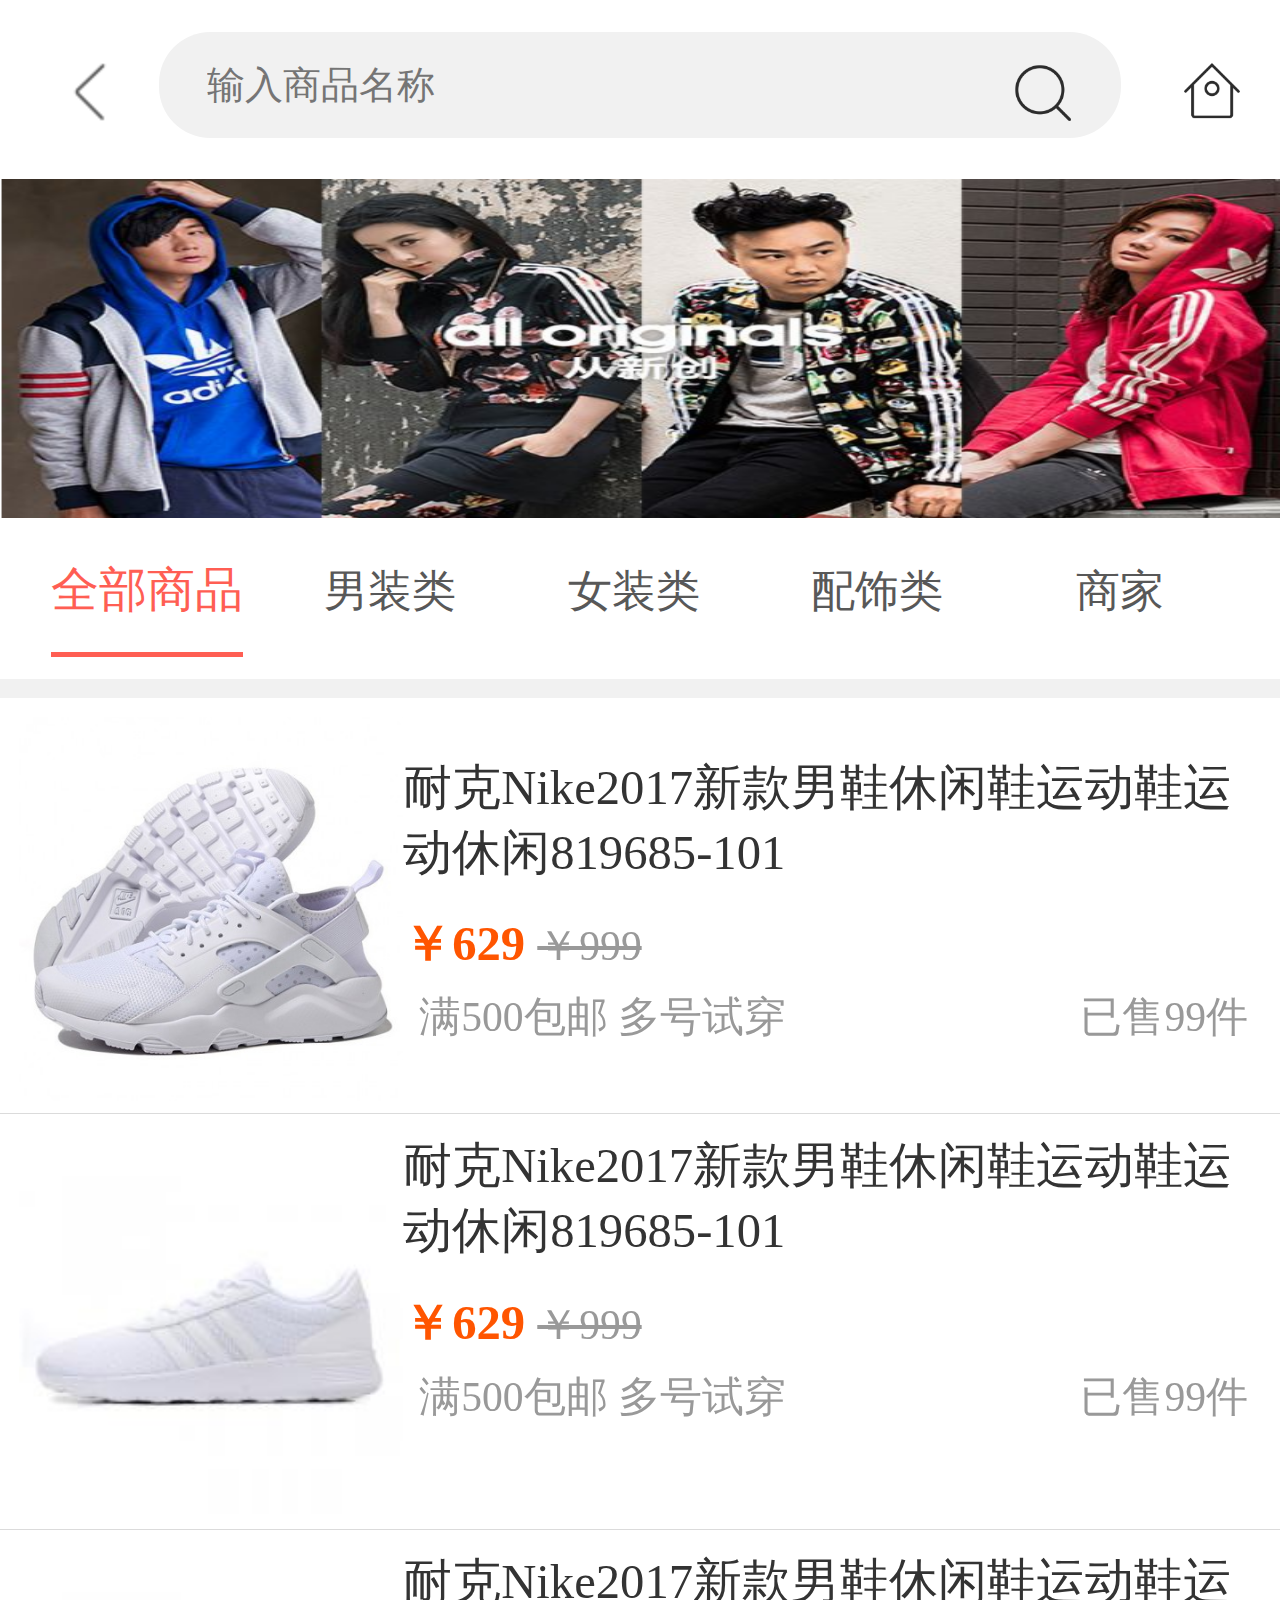
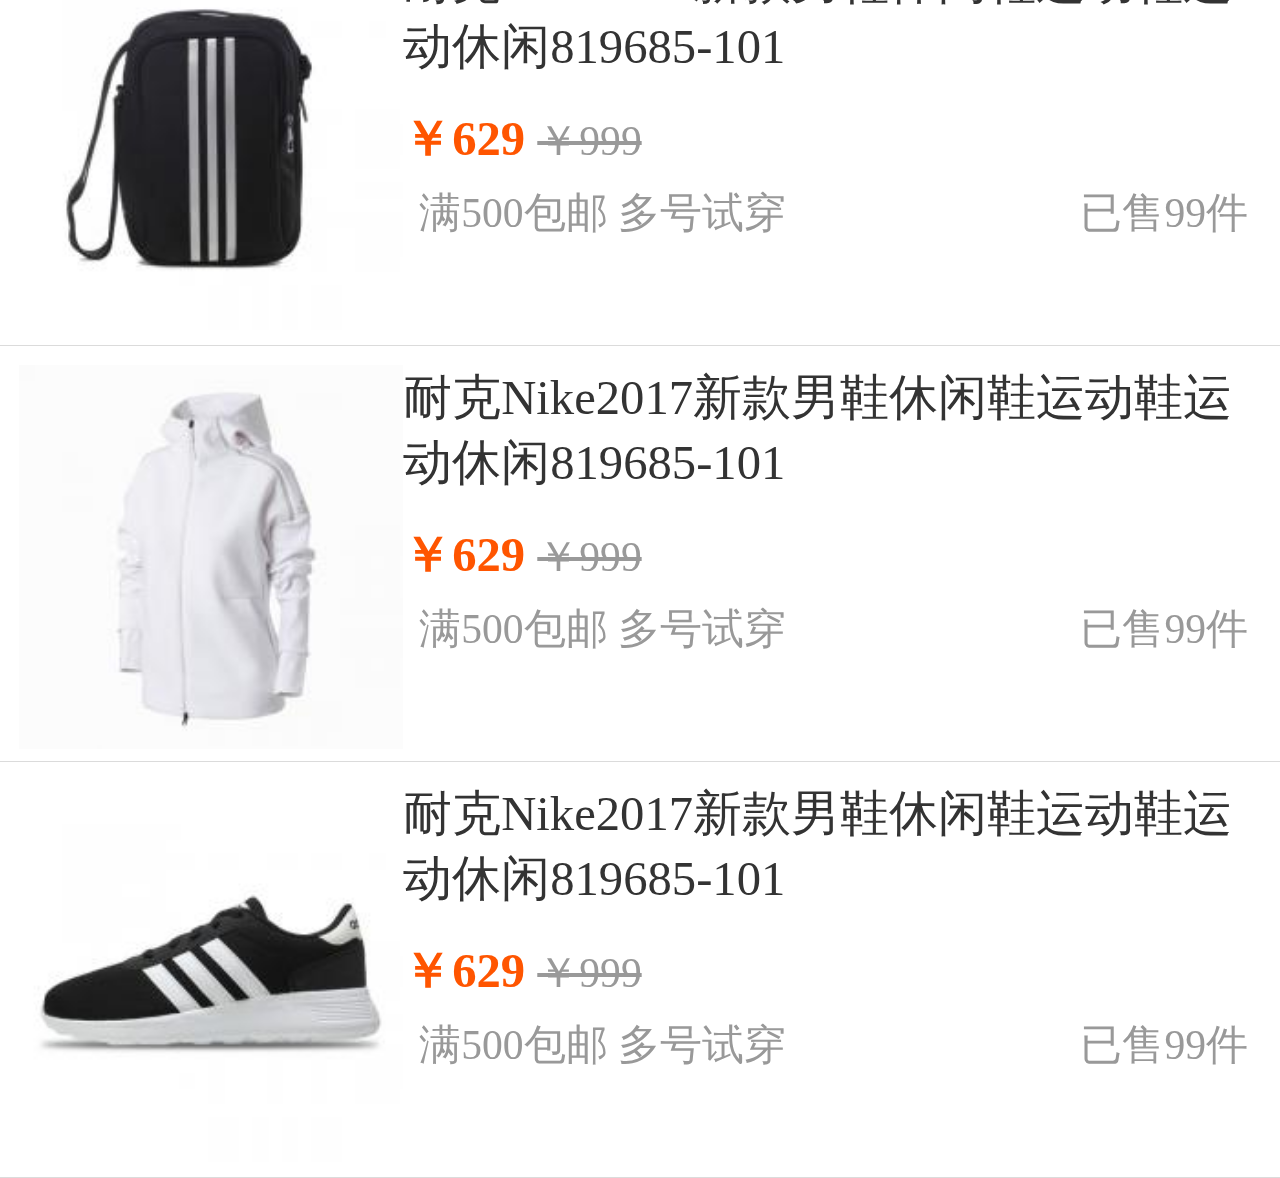
<file: haili-mall/store.html>
<!DOCTYPE html>
<html>
	<head>
		<meta charset="UTF-8">
		<meta name="keywords" content="" />  
		<meta name="description" content="" />  
		<meta name="viewport" content="width=device-width, initial-scale=1.0, maximum-scale=1.0, user-scalable=0" />  
		<meta name="format-detection" content="telephone=no" />  
		<meta name="apple-mobile-web-app-capable" content="yes" />  
		<meta name="apple-mobile-web-app-status-bar-style" content="black">  
		<meta name="author" content="" />  
		<link rel="stylesheet" href="css/reset.css" />
		<script type="text/javascript" src="js/swiper.min.js" ></script>
		<link rel="stylesheet" href="css/swiper.min.css" />
		<script type="text/javascript" src="js/jquery-2.2.3.min.js" ></script>
		<script type="text/javascript" src="js/tabs.js" ></script>
		<link rel="stylesheet" href="css/index.css" />
		<script type="text/javascript" src="js/rem.js" ></script>
		<title>店铺专柜</title>
	</head>
	<body>
		<header class="s-search brand">
			<div class="search_m store_m">
				<div class="search-back">
					<a href="javascript:;"ontouchstart="javascript:history.back(-1)"><img src="img/left.png"/></a>
				</div>
				<form action="" method="post">
					<input type="text"placeholder="输入商品名称"name="search_m" id="search_m"/>
					<input type="image" name="search_mbutton" id="search_mbutton" src="img/search .png" />
				</form>
				<div class="search-back">
					<a href="index.html"><img src="img/主页.png"/></a>
				</div>
			</div>
			</div>
			<div class="store-img">
				<img  src="img/store/adidasbanner.png"/>
			</div>
			<div class="tabs store-tabs"> 
				<a href="#" class="change">全部商品</a> 
				<a href="#">男装类</a> 
				<a href="#">女装类</a>
				<a href="#">配饰类</a>
				<a href="#">商家</a>
			</div>
		</header>
		<section>
		<div id="tabs-container" class="swiper-container">
		<div class="swiper-wrapper">
			<div class="swiper-slide">
		        	<div class="content-slide">
		        		<ul class="news-list">
		        		<li class="store-li">
		        			<div class="store-sale">
		        				<div class="store-list">
		        					<a href="goodsinfo.html">
		        						<img src="img/goodsinfo/鞋子1.png"/>
		        					</a>
		        				</div>
		        				<div class="store-listtitle">
		        					<div class="store-listname"><a href="goodsinfo.html"><h3>耐克Nike2017新款男鞋休闲鞋运动鞋运动休闲819685-101</h3></a></div>
		        					<div class="store-price"><span style="color: #f50;"><strong >￥629&nbsp;</strong></span><del style="font-size: .65rem;"><span>￥999</span></del></div>
		        					<div class="store-active">满500包邮&nbsp;多号试穿</div>
		        					<div class="had-sale">已售99件</div>
		        				</div>
		        			</div>
		        		</li>
		        		<li class="store-li">
		        			<div class="store-sale">
		        				<div class="store-list">
		        					<a href="goodsinfo.html">
		        						<img src="img/store/adidas1.jpg"/>
		        					</a>
		        				</div>
		        				<div class="store-listname">
		        					<a href="goodsinfo.html"><h3>耐克Nike2017新款男鞋休闲鞋运动鞋运动休闲819685-101</h3></a>
		        					<div class="store-price"><span style="color: #f50;"><strong >￥629&nbsp;</strong></span><del style="font-size: .65rem;"><span>￥999</span></del></div>
		        					<div class="store-active">满500包邮&nbsp;多号试穿</div>
		        					<div class="had-sale">已售99件</div>
		        				</div>
		        			</div>
		        		</li>
		        		<li class="store-li">
		        			<div class="store-sale">
		        				<div class="store-list">
		        					<a href="goodsinfo.html">
		        						<img src="img/store/adidas3.jpg"/>
		        					</a>
		        				</div>
		        				<div class="store-listname">
		        					<a href="goodsinfo.html"><h3>耐克Nike2017新款男鞋休闲鞋运动鞋运动休闲819685-101</h3></a>
		        					<div class="store-price"><span style="color: #f50;"><strong >￥629&nbsp;</strong></span><del style="font-size: .65rem;"><span>￥999</span></del></div>
		        					<div class="store-active">满500包邮&nbsp;多号试穿</div>
		        					<div class="had-sale">已售99件</div>
		        				</div>
		        			</div>
		        		</li>
		        		<li class="store-li">
		        			<div class="store-sale">
		        				<div class="store-list">
		        					<a href="goodsinfo.html">
		        						<img src="img/store/adidas5.jpg"/>
		        					</a>
		        				</div>
		        				<div class="store-listname">
		        					<a href="goodsinfo.html"><h3>耐克Nike2017新款男鞋休闲鞋运动鞋运动休闲819685-101</h3></a>
		        					<div class="store-price"><span style="color: #f50;"><strong >￥629&nbsp;</strong></span><del style="font-size: .65rem;"><span>￥999</span></del></div>
		        					<div class="store-active">满500包邮&nbsp;多号试穿</div>
		        					<div class="had-sale">已售99件</div>
		        				</div>
		        			</div>
		        		</li>
		        		<li class="store-li">
		        			<div class="store-sale">
		        				<div class="store-list">
		        					<a href="goodsinfo.html">
		        						<img src="img/store/adidas2.jpg"/>
		        					</a>
		        				</div>
		        				<div class="store-listname">
		        					<a href="goodsinfo.html"><h3>耐克Nike2017新款男鞋休闲鞋运动鞋运动休闲819685-101</h3></a>
		        					<div class="store-price"><span style="color: #f50;"><strong >￥629&nbsp;</strong></span><del style="font-size: .65rem;"><span>￥999</span></del></div>
		        					<div class="store-active">满500包邮&nbsp;多号试穿</div>
		        					<div class="had-sale">已售99件</div>
		        				</div>
		        			</div>
		        		</li>
		        		</ul>
		        	</div>
		    </div>
		    <div class="swiper-slide">
		        	<div class="content-slide">
		        		<ul class="news-list">
		        		<li class="store-li">
		        			<div class="store-sale">
		        				<div class="store-list">
		        					<a href="goodsinfo.html">
		        						<img src="img/store/adidas6.jpg"/>
		        					</a>
		        				</div>
		        				<div class="store-listname">
		        					<a href="goodsinfo.html"><h3>耐克Nike2017新款男鞋休闲鞋运动鞋运动休闲819685-101</h3></a>
		        					<div class="store-price"><span style="color: #f50;"><strong >￥629&nbsp;</strong></span><del style="font-size: .65rem;"><span>￥999</span></del></div>
		        					<div class="store-active">满500包邮&nbsp;多号试穿</div>
		        					<div class="had-sale">已售99件</div>
		        				</div>
		        			</div>
		        		</li>
		        		<li class="store-li">
		        			<div class="store-sale">
		        				<div class="store-list">
		        					<a href="goodsinfo.html">
		        						<img src="img/store/adidas1.jpg"/>
		        					</a>
		        				</div>
		        				<div class="store-listname">
		        					<a href="goodsinfo.html"><h3>耐克Nike2017新款男鞋休闲鞋运动鞋运动休闲819685-101</h3></a>
		        					<div class="store-price"><span style="color: #f50;"><strong >￥629&nbsp;</strong></span><del style="font-size: .65rem;"><span>￥999</span></del></div>
		        					<div class="store-active">满500包邮&nbsp;多号试穿</div>
		        					<div class="had-sale">已售99件</div>
		        				</div>
		        			</div>
		        		</li>
		        		<li class="store-li">
		        			<div class="store-sale">
		        				<div class="store-list">
		        					<a href="goodsinfo.html">
		        						<img src="img/store/adidas7.jpg"/>
		        					</a>
		        				</div>
		        				<div class="store-listname">
		        					<a href="goodsinfo.html"><h3>耐克Nike2017新款男鞋休闲鞋运动鞋运动休闲819685-101</h3></a>
		        					<div class="store-price"><span style="color: #f50;"><strong >￥629&nbsp;</strong></span><del style="font-size: .65rem;"><span>￥999</span></del></div>
		        					<div class="store-active">满500包邮&nbsp;多号试穿</div>
		        					<div class="had-sale">已售99件</div>
		        				</div>
		        			</div>
		        		</li>
		        		<li class="store-li">
		        			<div class="store-sale">
		        				<div class="store-list">
		        					<a href="goodsinfo.html">
		        						<img src="img/goodsinfo/鞋子1.png"/>
		        					</a>
		        				</div>
		        				<div class="store-listname">
		        					<a href="goodsinfo.html"><h3>耐克Nike2017新款男鞋休闲鞋运动鞋运动休闲819685-101</h3></a>
		        					<div class="store-price"><span style="color: #f50;"><strong >￥629&nbsp;</strong></span><del style="font-size: .65rem;"><span>￥999</span></del></div>
		        					<div class="store-active">满500包邮&nbsp;多号试穿</div>
		        					<div class="had-sale">已售99件</div>
		        				</div>
		        			</div>
		        		</li>
		        		<li class="store-li">
		        			<div class="store-sale">
		        				<div class="store-list">
		        					<a href="goodsinfo.html">
		        						<img src="img/store/adidas8.png"/>
		        					</a>
		        				</div>
		        				<div class="store-listname">
		        					<a href="goodsinfo.html"><h3>耐克Nike2017新款男鞋休闲鞋运动鞋运动休闲819685-101</h3></a>
		        					<div class="store-price"><span style="color: #f50;"><strong >￥629&nbsp;</strong></span><del style="font-size: .65rem;"><span>￥999</span></del></div>
		        					<div class="store-active">满500包邮&nbsp;多号试穿</div>
		        					<div class="had-sale">已售99件</div>
		        				</div>
		        			</div>
		        		</li>
		        		</ul>
		        	</div>
		    </div>
		      <div class="swiper-slide">
		        	<div class="content-slide">
		        		<ul class="news-list">
		        		<li class="store-li">
		        			<div class="store-sale">
		        				<div class="store-list">
		        					<a href="goodsinfo.html">
		        						<img src="img/store/w1.png"/>
		        					</a>
		        				</div>
		        				<div class="store-listname">
		        					<a href="goodsinfo.html"><h3>耐克Nike2017新款男鞋休闲鞋运动鞋运动休闲819685-101</h3></a>
		        					<div class="store-price"><span style="color: #f50;"><strong >￥629&nbsp;</strong></span><del style="font-size: .65rem;"><span>￥999</span></del></div>
		        					<div class="store-active">满500包邮&nbsp;多号试穿</div>
		        					<div class="had-sale">已售99件</div>
		        				</div>
		        			</div>
		        		</li>
		        		<li class="store-li">
		        			<div class="store-sale">
		        				<div class="store-list">
		        					<a href="goodsinfo.html">
		        						<img src="img/store/w2.png"/>
		        					</a>
		        				</div>
		        				<div class="store-listname">
		        					<a href="goodsinfo.html"><h3>耐克Nike2017新款男鞋休闲鞋运动鞋运动休闲819685-101</h3></a>
		        					<div class="store-price"><span style="color: #f50;"><strong >￥629&nbsp;</strong></span><del style="font-size: .65rem;"><span>￥999</span></del></div>
		        					<div class="store-active">满500包邮&nbsp;多号试穿</div>
		        					<div class="had-sale">已售99件</div>
		        				</div>
		        			</div>
		        		</li>
		        		<li class="store-li">
		        			<div class="store-sale">
		        				<div class="store-list">
		        					<a href="goodsinfo.html">
		        						<img src="img/store/w3.png"/>
		        					</a>
		        				</div>
		        				<div class="store-listname">
		        					<a href="goodsinfo.html"><h3>耐克Nike2017新款男鞋休闲鞋运动鞋运动休闲819685-101</h3></a>
		        					<div class="store-price"><span style="color: #f50;"><strong >￥629&nbsp;</strong></span><del style="font-size: .65rem;"><span>￥999</span></del></div>
		        					<div class="store-active">满500包邮&nbsp;多号试穿</div>
		        					<div class="had-sale">已售99件</div>
		        				</div>
		        			</div>
		        		</li>
		        		<li class="store-li">
		        			<div class="store-sale">
		        				<div class="store-list">
		        					<a href="goodsinfo.html">
		        						<img src="img/store/w4.png"/>
		        					</a>
		        				</div>
		        				<div class="store-listname">
		        					<a href="goodsinfo.html"><h3>耐克Nike2017新款男鞋休闲鞋运动鞋运动休闲819685-101</h3></a>
		        					<div class="store-price"><span style="color: #f50;"><strong >￥629&nbsp;</strong></span><del style="font-size: .65rem;"><span>￥999</span></del></div>
		        					<div class="store-active">满500包邮&nbsp;多号试穿</div>
		        					<div class="had-sale">已售99件</div>
		        				</div>
		        			</div>
		        		</li>
		        		<li class="store-li">
		        			<div class="store-sale">
		        				<div class="store-list">
		        					<a href="goodsinfo.html">
		        						<img src="img/store/w5.png"/>
		        					</a>
		        				</div>
		        				<div class="store-listname">
		        					<a href="goodsinfo.html"><h3>耐克Nike2017新款男鞋休闲鞋运动鞋运动休闲819685-101</h3></a>
		        					<div class="store-price"><span style="color: #f50;"><strong >￥629&nbsp;</strong></span><del style="font-size: .65rem;"><span>￥999</span></del></div>
		        					<div class="store-active">满500包邮&nbsp;多号试穿</div>
		        					<div class="had-sale">已售99件</div>
		        				</div>
		        			</div>
		        		</li>
		        		</ul>
		        	</div>
		    </div>
		      <div class="swiper-slide">
		        	<div class="content-slide">
		        		<ul class="news-list">
		        		<li class="store-li">
		        			<div class="store-sale">
		        				<div class="store-list">
		        					<a href="goodsinfo.html">
		        						<img src="img/store/adidas4.jpg"/>
		        					</a>
		        				</div>
		        				<div class="store-listname">
		        					<a href="goodsinfo.html"><h3>耐克Nike2017新款男鞋休闲鞋运动鞋运动休闲819685-101</h3></a>
		        					<div class="store-price"><span style="color: #f50;"><strong >￥629&nbsp;</strong></span><del style="font-size: .65rem;"><span>￥999</span></del></div>
		        					<div class="store-active">满500包邮&nbsp;多号试穿</div>
		        					<div class="had-sale">已售99件</div>
		        				</div>
		        			</div>
		        		</li>
		        		<li class="store-li">
		        			<div class="store-sale">
		        				<div class="store-list">
		        					<a href="goodsinfo.html">
		        						<img src="img/store/adidas3.jpg"/>
		        					</a>
		        				</div>
		        				<div class="store-listname">
		        					<a href="goodsinfo.html"><h3>耐克Nike2017新款男鞋休闲鞋运动鞋运动休闲819685-101</h3></a>
		        					<div class="store-price"><span style="color: #f50;"><strong >￥629&nbsp;</strong></span><del style="font-size: .65rem;"><span>￥999</span></del></div>
		        					<div class="store-active">满500包邮&nbsp;多号试穿</div>
		        					<div class="had-sale">已售99件</div>
		        				</div>
		        			</div>
		        		</li>
		        		<li class="store-li">
		        			<div class="store-sale">
		        				<div class="store-list">
		        					<a href="goodsinfo.html">
		        						<img src="img/store/p1 (1).png"/>
		        					</a>
		        				</div>
		        				<div class="store-listname">
		        					<a href="goodsinfo.html"><h3>耐克Nike2017新款男鞋休闲鞋运动鞋运动休闲819685-101</h3></a>
		        					<div class="store-price"><span style="color: #f50;"><strong >￥629&nbsp;</strong></span><del style="font-size: .65rem;"><span>￥999</span></del></div>
		        					<div class="store-active">满500包邮&nbsp;多号试穿</div>
		        					<div class="had-sale">已售99件</div>
		        				</div>
		        			</div>
		        		</li>
		        		<li class="store-li">
		        			<div class="store-sale">
		        				<div class="store-list">
		        					<a href="goodsinfo.html">
		        						<img src="img/store/p1 (2).png"/>
		        					</a>
		        				</div>
		        				<div class="store-listname">
		        					<a href="goodsinfo.html"><h3>耐克Nike2017新款男鞋休闲鞋运动鞋运动休闲819685-101</h3></a>
		        					<div class="store-price"><span style="color: #f50;"><strong >￥629&nbsp;</strong></span><del style="font-size: .65rem;"><span>￥999</span></del></div>
		        					<div class="store-active">满500包邮&nbsp;多号试穿</div>
		        					<div class="had-sale">已售99件</div>
		        				</div>
		        			</div>
		        		</li>
		        		<li class="store-li">
		        			<div class="store-sale">
		        				<div class="store-list">
		        					<a href="goodsinfo.html">
		        						<img src="img/store/p1 (3).png"/>
		        					</a>
		        				</div>
		        				<div class="store-listname">
		        					<a href="goodsinfo.html"><h3>耐克Nike2017新款男鞋休闲鞋运动鞋运动休闲819685-101</h3></a>
		        					<div class="store-price"><span style="color: #f50;"><strong >￥629&nbsp;</strong></span><del style="font-size: .65rem;"><span>￥999</span></del></div>
		        					<div class="store-active">满500包邮&nbsp;多号试穿</div>
		        					<div class="had-sale">已售99件</div>
		        				</div>
		        			</div>
		        		</li>
		        		</ul>
		        	</div>
		    </div>
		      <div class="swiper-slide">
		        	<div class="content-slide">
		        		<ul class="news-list">
		        			<li class="contant_list brand_list store_content">
			        		<div class="content_sort brand_sort">
								<div class="content_name brand-name">
									<div class="content_img brand-img">
										<img src="img/brand/adidas.png"/>
									</div>
									<div class="list_text brand-text">
										<p class="list_name">
											<strong>阿迪达斯</strong>
										</p>
										<p class="list_sort">运动品牌</p>
										<span class="list_address">活动:&nbsp;<span style="color:#EE2C2C ;">全场五折</span><span>&nbsp;恒隆广场历下&nbsp;3F</span></span>
									</div>
								</div>
								<div class="collect">
									<img src="img/market/已收藏.png" />
									<div class="collect_num">已收藏:1.3万</div>
								</div>
							</div>
							<div>
								<ul>
									<li class="p-list_sort ">
										<a href="#">
											<img src="img/personal/service.png"/>
											<span class="p-order2">店内活动:&nbsp;<span style="font-size:.55rem;">满500包邮，可选同款多号试穿</span></span>
										</a>
									</li>
								</ul>
							</div>
							
		        			</li>
		        		</ul>
		        		<div class="store-show">
								<ul>
									<li>
										<img src="img/store/store-show.png" />
									</li>
									<li>
										<img src="img/store/store-show2.png" />
									</li>
									<li>
										<img src="img/store/store-show3.png" />
									</li>
								</ul>
						</div>
		        	</div>
		    </div>
		</div>
		</div>    
		</section>
	</body>
</html>
</file>
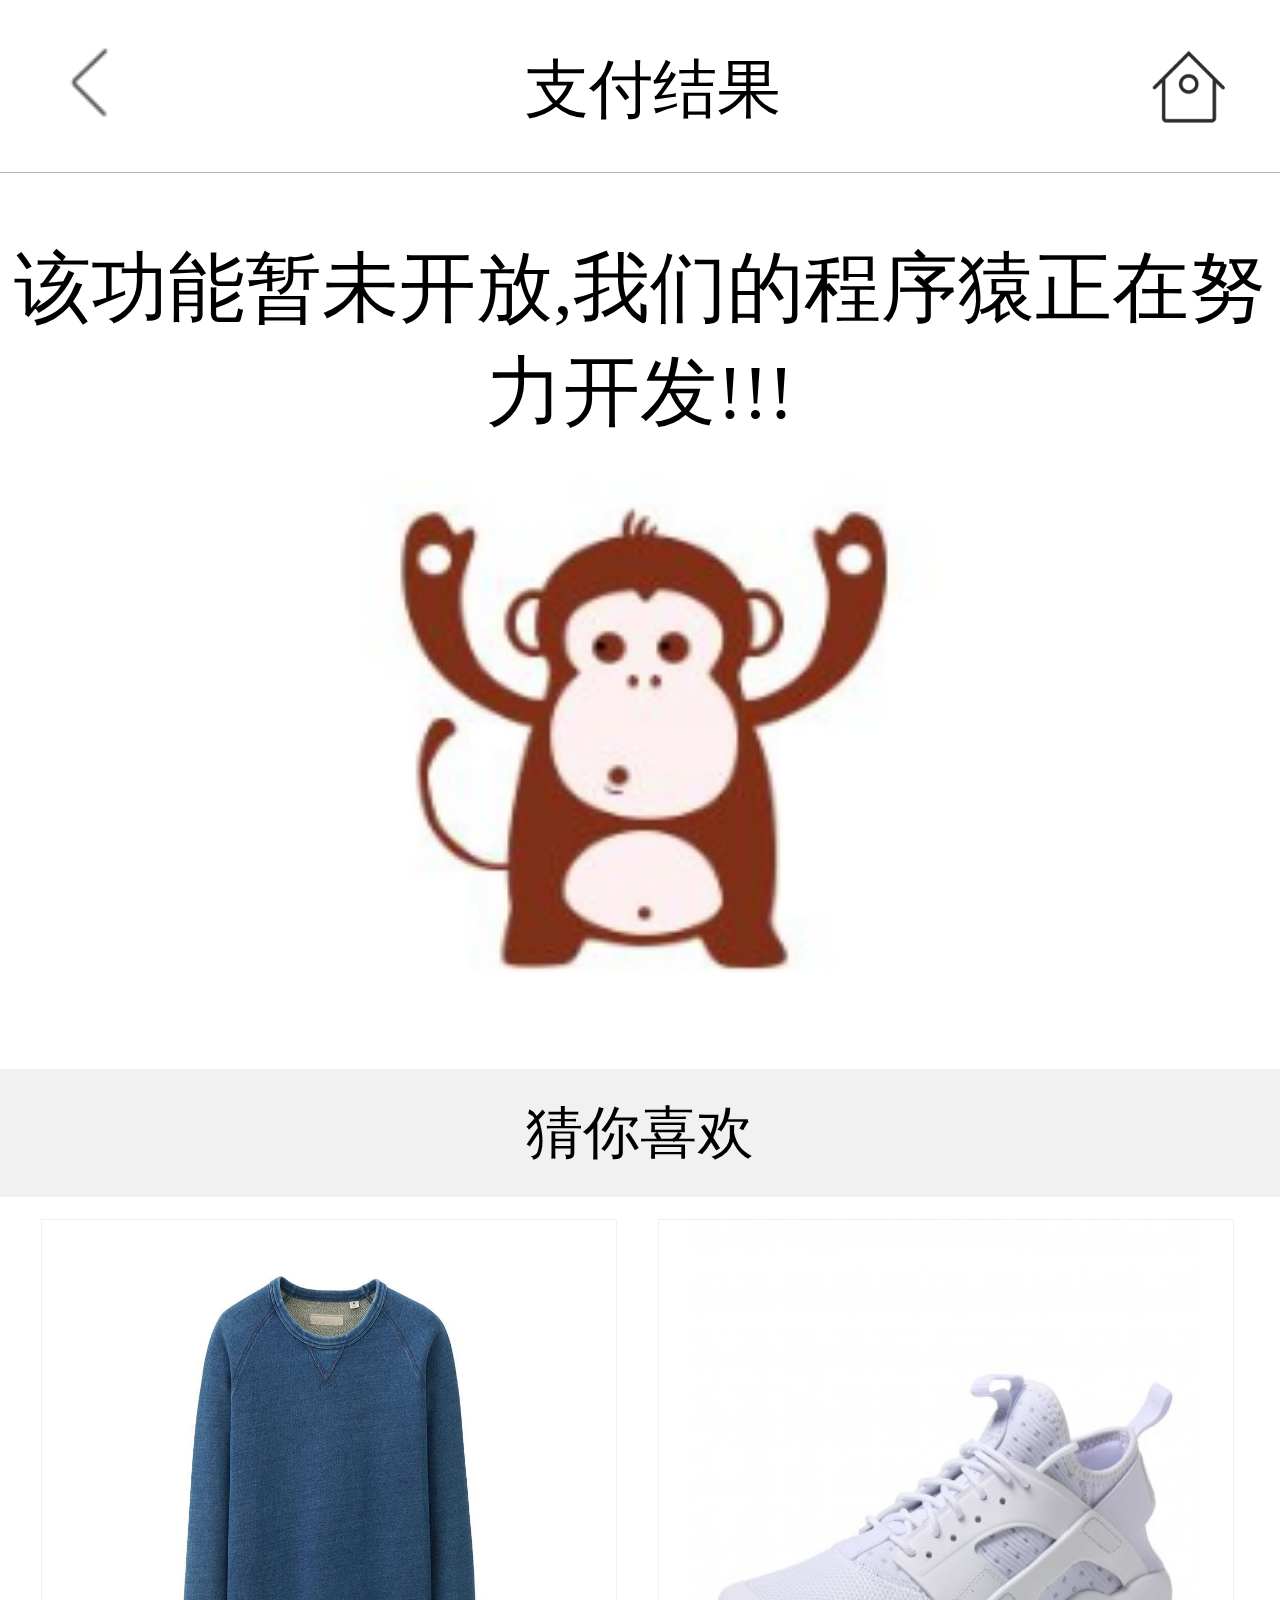
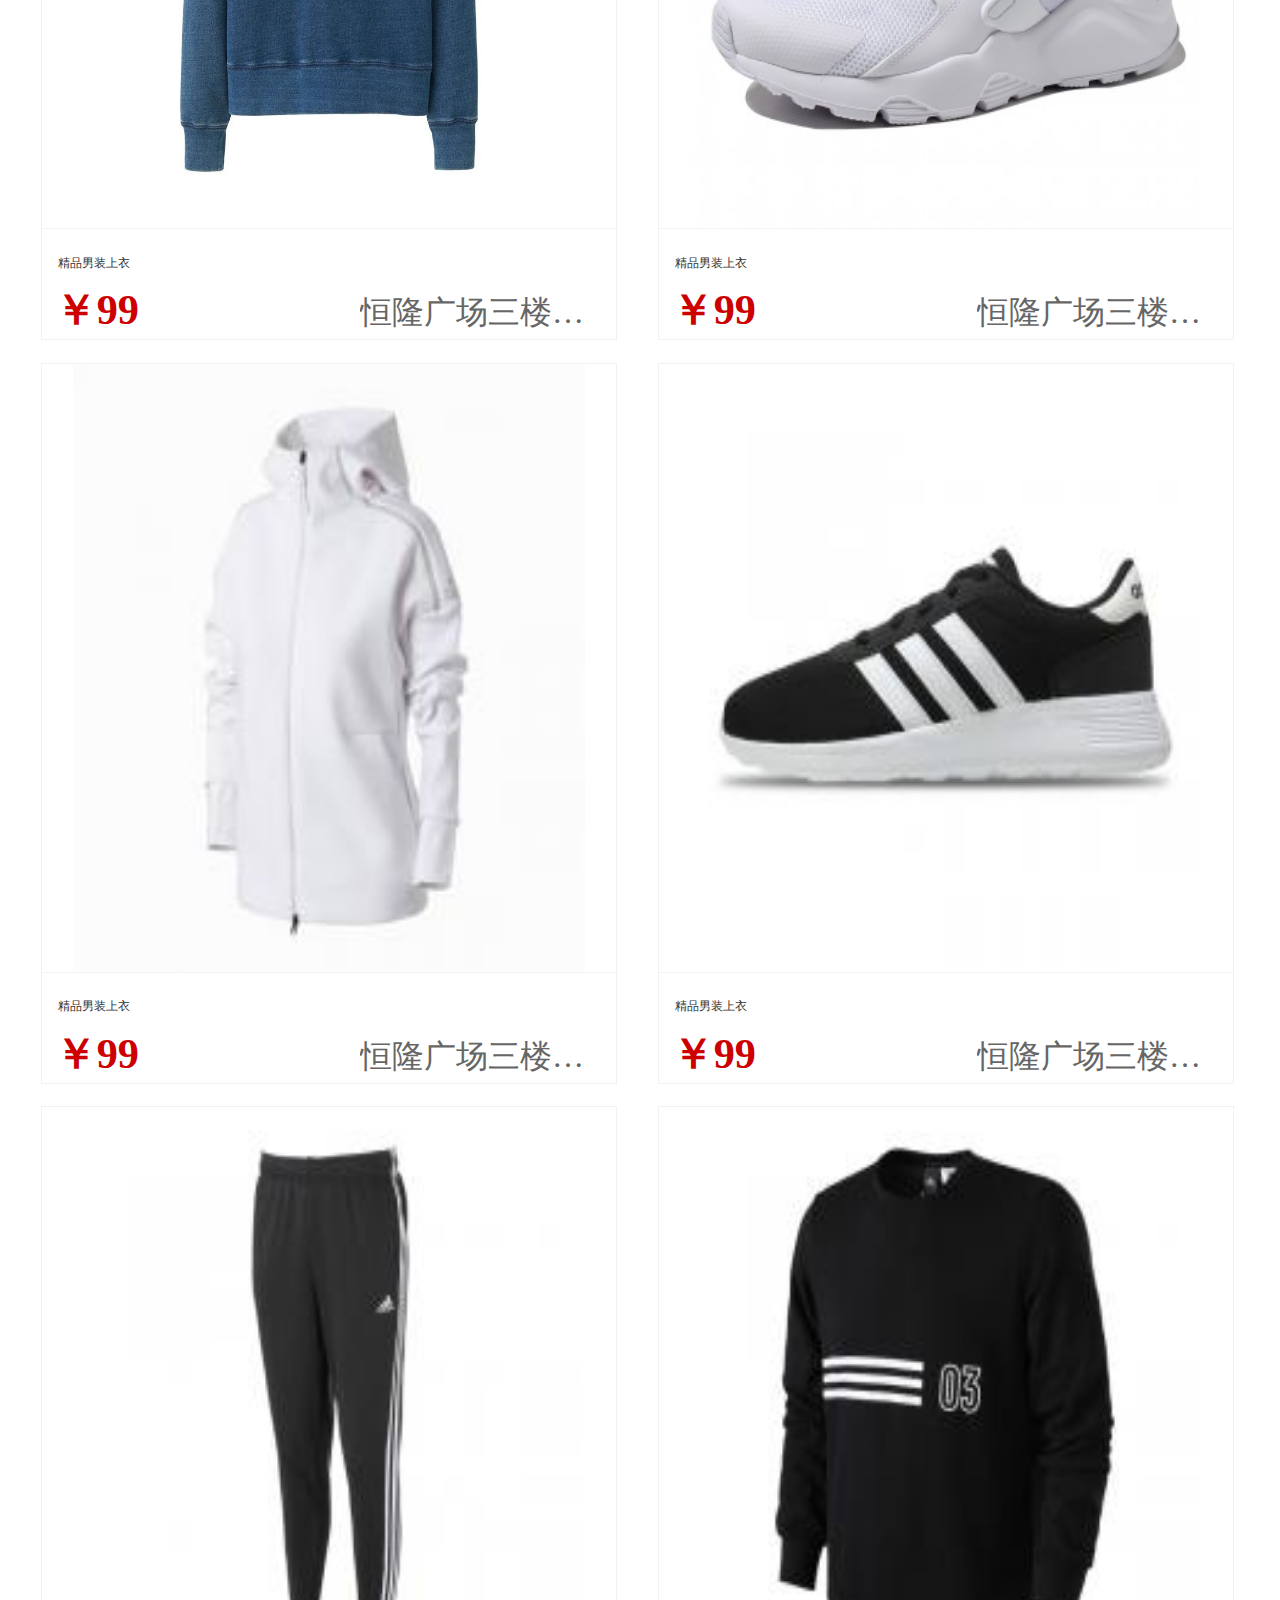
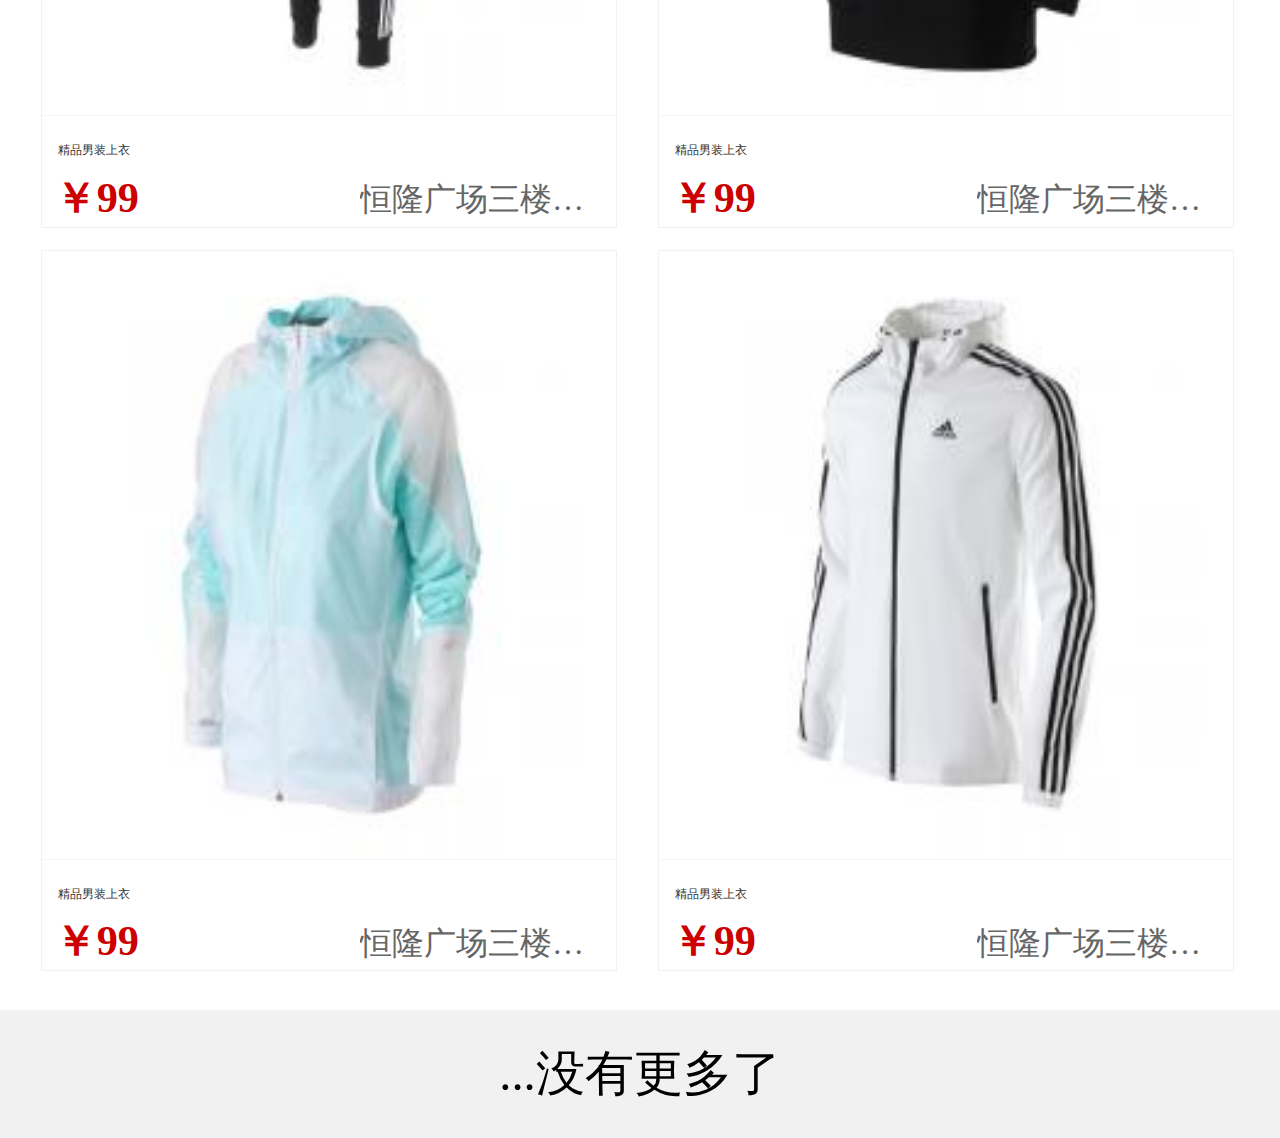
<file: haili-mall/wait.html>
<!DOCTYPE html>
<html>
	<head>
		<meta charset="UTF-8">
		<meta name="keywords" content="" />  
		<meta name="description" content="" />  
		<meta name="viewport" content="width=device-width, initial-scale=1.0, maximum-scale=1.0, user-scalable=0" />  
		<meta name="format-detection" content="telephone=no" />  
		<meta name="apple-mobile-web-app-capable" content="yes" />  
		<meta name="apple-mobile-web-app-status-bar-style" content="black">  
		<meta name="author" content="" />
		<link rel="stylesheet" href="css/reset.css" />
		<link rel="stylesheet" href="css/index.css" />
		<script type="text/javascript" src="js/rem.js" ></script>
		<title>暂未开放此功能</title>
	</head>
	<body>
		<header class="s-search">
			<div class="s-title">
				<div class="s-back">
					<a href="javascript:;"ontouchstart="javascript:history.back(-1)"><img src="img/left.png"/></a>
				</div>
				<div class="s-info">
					<p style="font-size:1rem;">支付结果</p>
				</div>
				<div class="s-index">
					<a href="index.html"><img src="img/主页.png"/></a>
				</div>
			</div>
		</header>
		<section>
			<div class="wait-contain">
				<div class="wait"><p>该功能暂未开放,我们的程序猿正在努力开发!!!</p></div>
				<div class="wait-img">
					<img src="img/程序猿.png" />
				</div>
			</div>
			<div class="pay-guess">
				<h3>猜你喜欢</h3>
			</div>
			<div class="content_show">
					<div class="show" id="show">
						<a href="goodsinfo.html">
							<img src="img/show.jpg"/>
						</a>
						<div class="show_price">
							<div class="show_name">
								<a>精品男装上衣</a>
							</div>
							<div>
								<span class="price">
									<strong>￥99</strong>
								</span>
								<span class="address">恒隆广场三楼啊啊啊啊啊啊啊</span>
							</div>
						</div>
					</div>
					<div class="show">
						<a href="goodsinfo.html">
							<img src="img/goodsinfo/鞋子2.png"/>
						</a>
						<div class="show_price">
							<div class="show_name">
								<a>精品男装上衣</a>
							</div>
							<div>
								<span class="price">
									<strong>￥99</strong>
								</span>
								<span class="address">恒隆广场三楼啊啊啊啊啊啊啊</span>
							</div>
						</div>
					</div>
					<div class="show">
						<a href="goodsinfo.html">
							<img src="img/store/adidas5.jpg"/>
						</a>
						<div class="show_price">
							<div class="show_name">
								<a>精品男装上衣</a>
							</div>
							<div>
								<span class="price">
									<strong>￥99</strong>
								</span>
								<span class="address">恒隆广场三楼啊啊啊啊啊啊啊</span>
							</div>
						</div>
					</div>
					<div class="show">
						<a href="goodsinfo.html">
							<img src="img/store/adidas2.jpg"/>
						</a>
						<div class="show_price">
							<div class="show_name">
								<a>精品男装上衣</a>
							</div>
							<div>
								<span class="price">
									<strong>￥99</strong>
								</span>
								<span class="address">恒隆广场三楼啊啊啊啊啊啊啊</span>
							</div>
						</div>
					</div>
					<div class="show">
						<a href="goodsinfo.html">
							<img src="img/store/adidas6.jpg"/>
						</a>
						<div class="show_price">
							<div class="show_name">
								<a>精品男装上衣</a>
							</div>
							<div>
								<span class="price">
									<strong>￥99</strong>
								</span>
								<span class="address">恒隆广场三楼啊啊啊啊啊啊啊</span>
							</div>
						</div>
					</div>
					<div class="show">
						<a href="goodsinfo.html">
							<img src="img/store/adidas8.png"/>
						</a>
						<div class="show_price">
							<div class="show_name">
								<a>精品男装上衣</a>
							</div>
							<div>
								<span class="price">
									<strong>￥99</strong>
								</span>
								<span class="address">恒隆广场三楼啊啊啊啊啊啊啊</span>
							</div>
						</div>
					</div>
					<div class="show">
						<a href="goodsinfo.html">
							<img src="img/store/w2.png"/>
						</a>
						<div class="show_price">
							<div class="show_name">
								<a>精品男装上衣</a>
							</div>
							<div>
								<span class="price">
									<strong>￥99</strong>
								</span>
								<span class="address">恒隆广场三楼啊啊啊啊啊啊啊</span>
							</div>
						</div>
					</div>
					<div class="show">
						<a href="goodsinfo.html">
							<img src="img/store/adidas7.jpg"/>
						</a>
						<div class="show_price">
							<div class="show_name">
								<a>精品男装上衣</a>
							</div>
							<div>
								<span class="price">
									<strong>￥99</strong>
								</span>
								<span class="address">恒隆广场三楼啊啊啊啊啊啊啊</span>
							</div>
						</div>					
					</div>
				</div>	
		</section>
		<footer>
			<div class="pay-foot">...没有更多了</div>
		</footer>
	</body>
</html>
</file>
<file: haili-mall/css/index.css>
html,body{
	width: 100%;
	height: 100%;
}
*{
	margin: 0;
	padding: 0;
}
ul{
	list-style-type: none;
}
a{
	text-decoration: none;
}

/*
 * 
 * index主页部分
 * 
 * 
 */
.search{
	width: 100%;
	height: 2.3rem;
	background: #ffffff;
	padding:0.35rem;
	display: flex;	
	position: fixed;
	z-index: 999999;
	top: 0;
}
.logo img{
	width: 1.58rem;
	height: 1.58rem;
}
.logo{
	margin-left: 0.22rem;
}
.search form{
	width: 100%;
}
input[name="search"] {
	border: none;
	width: 90%;
	height: 1.4rem;
	margin-top:0.14rem ;
	margin-left:0.85rem ;
	background-color: #f1f1f1;
	padding-left: 0.8rem;
	font-size: 12px;
	border-top-left-radius: 0.8rem;
	border-bottom-left-radius: 0.8rem;
	border-top-right-radius: 0.8rem;
	border-bottom-right-radius: 0.8rem;
}
input[name="search_button"]{
	position: absolute;
	width: 0.94rem;
	height: 0.94rem;
	top: 0.74rem;
	right:4.4rem;
	border: none;
    box-sizing: border-box;
}
.city{
	width:15%;
	height: 1.4rem;
	float: left;
	margin-top: 0.27rem;
}
.city_name{
	font-size: 0.64rem;	
	float: left;
}
.city_logo{
	margin-top: 0.2rem;
	float: left;
}
.city_logo img{
	width: 0.7rem;
	height: 0.7rem;
	
}
/*滚动轮播*/
#slider{
	width: 100%;
	position: relative;
	overflow: hidden;	
}
.swiper-slide img{
	width: 100%;
	height:8.65rem;
}
#slider .swiper-container{
	width:100%;
	overflow:hidden;
}
#slider .swiper-container ul.swiper-wrapper{
	width: 500%;
	-webkit-transform: translate(-20%);
	transform: translate(-20%);
}
#slider .swiper-container ul.swiper-wrapper li{
	width: 20%;
	float: left;
}
#slider .swiper-pagination{
	width: 100%;
	position: absolute;
	left: 0px;
	bottom: 0.2rem;
	text-align: center;
}
#slider .swiper-pagination span{
	display: inline-block;
	width: 0.4rem;
	height: 0.4rem;
	background: #ccc;
	border-radius: 50%;
	margin: 0 0.2rem;
}
#slider .swiper-pagination span.swiper-pagination-bullet-active{
	background: #fd5e5e;
}
/*
 * 功能菜单
 */
.menu img{
	width: 1.7rem;
	height: 1.7rem;
	margin: 0 auto;
	display: block;
	border: none;
	border-bottom-left-radius: 50%;
	border-bottom-right-radius: 50%;
	border-top-left-radius:50% ;
	border-top-right-radius: 50%;
}
.menu{
	width: 100%;
	display: flex;
	height: 4.2rem;
	padding: 0.4rem 0.7rem 0.4rem 0.7rem;
	border-top: 3px solid #f5f5f5;
	border-bottom: 1px 	solid #E8E8E8;
}
.menu div{
	text-align: center;
	margin-top: 0.32rem;
	font-size:0.62rem ;
	color: #4D4D4D;
}
.menu_sort{
	width: 20%;
	padding: 0;	
	margin-top: 1.1rem;
}
/*
 * 底部导航栏*
 * 
 * 
 */
.foot{
	width: 100%;
	height: 2.67rem;
	position:fixed;
	z-index: 250;
	display: flex;
	bottom: 0;
	padding-top:0.4rem ;
	background-color: #fff;
	border-top:1px solid #F1F1F1 ;
}
.foot img{
	width: 1.32rem;
	height: 1.32rem;
	margin: 0 auto;
	display: block;
}
.foot_menu{
	width: 20%;
}
.foot div{
	text-align: center;
}
.content{
	width: 100%;
	height: 100%;
}
.recommend{
	width: 100%;
	height: 1.5rem;
	background-color:#f5f5f5;
}
.recommend img{
	width: 1.3rem;
	height:1.3rem;
	border: none;
	display: block;
	line-height: 1.3rem;
}
.recommend_img{
	width: 1.3rem;
	height: 1.3rem;
	float: left;
	margin-left: 6.5rem;
}
.recommend_text{
	width: 6.6rem;
	height: 1.1rem;
	float: left;
	font-size: 0.6rem;
	line-height: 1.4rem;
	color: #666666;
	margin-left: 0.23rem;
}
.conten_show{
	width: 100%;
	height: 100%;
}
.show{
	width: 45%;
	float: left;
	position: relative;
	min-height: 1px;
	border: 1px solid #F1F1F1;
	margin-left: 0.64rem;
	margin-top: 0.35rem;
}
.show img{
	width: 8rem;
	height: 9.5rem;
	margin: 0 auto;
	display: block;
}
.show_price{
	border-top: 1px solid #f5f5f5;
}
.show_name{
	color: #666666;
	text-overflow: ellipsis;
	overflow: hidden;
	white-space: nowrap;
	padding-top: 0.4rem;
	padding-bottom: 0.15rem;
	padding-left:0.25rem ;
}
.price{
	color: #c00;
	padding-left:0.2rem ;
	font-size:0.66rem ;
}
.address{
	color: #666666;
	width: 4rem;
	float: right;
	text-overflow: ellipsis;
	overflow: hidden;
	white-space: nowrap;
	padding-right:0.25rem;
	font-size: 0.5rem;
	padding-top:0.15rem ;
}
/*
 * 
 * marke得css样式
 * 
 * 
 */
.search_m{
	width: 100%;
	height: 2.5rem;
	position: relative;
	display: flex;
	background-color:#FFFFFF ;
}
.search-back{
	width: 8%;
	margin-left: 0.9rem;
	margin-top: 0.93rem;
	float: left;
}
.search_m img{
	width: 1rem;
	height: 1rem;
}
.search-color{
	background:#FFFFFF;
}
.search_m form{
	width: 76%;
}
input[name="search_m"]{
	float: right;
	border: none;
	background-color: #F1F1F1;
	width: 100%;
	margin-top: 0.5rem;
	height: 1.65rem;
	border-radius: 0.8rem;
	font-size: 0.6rem;
	padding-left: 0.75rem;
}
input[name="search_mbutton"]{
	position: absolute;
	width:1rem;
	height: 1rem;
	top: 0.95rem;
	right:3.2rem;
	border: none;
}
#nav{
	width: 100%;
	height: 1.8rem;
	list-style-type: none;
	background-color:#FFFFFF ;
	overflow: hidden;
	position: relative;
	border-bottom:1px solid #E8E8E8 ;
}
#nav img{
	width: 0.8rem;
	height: 0.8rem;
	border: none;
	position: absolute;
	top: 0.35rem;
	right: 0.9rem;
}
#nav a{
	width: 33%;
	float: left;
	height: 1.8rem;
	
}
#nav a:nth-child(2){
	border-left: 1px solid #F1F1F1;
	border-right: 1px solid #F1F1F1;
}
#nav a{
	position: relative;
	line-height:1.4rem;
	text-align: center;
	display: block;
	font-size: 0.64rem;
}
#nav  a.change_color{
	font-size: 0.7rem;
	color: red;
}
.content{
	width: 100%;
	height: 100%;
}
.content li{
	float: left;
}
.content_list{
	width: 100%;
	height: 5rem;
	border-bottom: 1px solid #E8E8E8;
	border-top: 0.35rem solid #F1F1F1;
}
.content_sort{
	width: 100%;
	overflow: hidden;
	position: relative;
}
.content_name{
	width: 80%;
	height: 5rem;
	display:flex;
}
.content_img img{
	width: 4.6rem;
	height: 3.1rem;	
	margin-top:0.9rem ;
	margin-left: 0.7rem;
	border: 1px solid #F1F1F1;
}
.list_text{
	margin-top:0.65rem;
	margin-left:0.6rem ;
	width: 11rem;
	text-overflow: ellipsis;/*多出的部分是省略号*/
	overflow: hidden;
	white-space: nowrap;/*文字不换行*/
}
.list_name{
	font-size:0.77rem ;
	margin-top:0.1rem;
	color:#404040;
}
.list_sort{
	width: 1rem;
	height: 1rem;
	margin-top: 0.38rem;
	margin-left: 0.1rem;
	font-size: 0.65rem;
	color: #666;
}
.list_address{
	height: 1rem;
	color: #666;
	font-size: 0.64rem;
}
.collect{
	width: 20%;
	height: 3rem;
	top:0.9rem ;
	position: absolute;
	right: 0px;
	border-left:1px solid #F1F1F1;
	
}
.collect img{
	width: 1rem;
	height: 1rem;
	margin-left: 1.43rem;
	margin-top:1rem ;
}
/*
 * 
 * 
 * 登陆与注册部分
 * 
 * 
 * 
 */
.login_background{
	width: 100%;
	height: 100%;
	overflow: hidden;	
	background:url(../img/login_03.jpg) no-repeat;
	background-size: cover;
	background-attachment: fixed;
	-webkit-text-size-adjust: 100%!important;
}
.login_h{
	text-align: center;
	width: 100%;
	margin-top:6rem;
	font-size: 1.6em;
	color: #fff;
}
.login_content{
	width: 100%;
	margin: 1.5rem auto 0;
	margin-top:3rem ;
}
.login{
	width: 90%;
	margin: 2rem auto 0;
}
.login_user{
	border-bottom: 1px solid #eceff1;
	padding: 4px;
	width: 100%;
}
.login_user input{
	width: 80%;
 	 border: 0; margin: 0; 
 	 padding: 0; outline: none; 
 	 background-color: transparent;
 	 font-size: 1.3rem;
 	
}
.login_user input{
	color: #333333;
}
.login_p{
	display: block;
	width: 100%;
	height: 2.8rem;
	position: relative;
	text-indent: 2rem;
}
.login_sub{
	width: 100%;
	text-indent:3rem;
}
.login_submit input{
	width:70%;
	height: 2rem;
	background-color:red ;	
	color: #FFFFFF;
}
.login_wrap{
	width: 100%;
	overflow: hidden;
}
.login_question{
	width: 50%;
	text-indent: 3rem;
	margin-top:0.6rem ;
	float: left;
}
.login_question a{
	color: white;
	font-size:0.8rem ;
}
.newuser{
	width: 50%;
	margin-top:0.6rem ;
	text-indent: 3rem;
	float:left;
}
.newuser a{
	color: white;
	font-size:0.8rem ;
}
.login_agree{
	width: 100%;
	overflow: hidden;
	margin-top:60%;	
	margin-left: 25%;
}
.foot_a{
	width: auto;
	float: left;
	font-size:0.9rem;
}
.foot_a2 {
	width: auto;
	float: left;

}
.foot_a2 a{
 	color:red ;	
 	font-size: 0.9rem;
}
/*
 * 
 * personal个人中心
 * 
 */
.p-head-bg{
	width: 100%;
	height: 8.3rem;
	background: url(../img/personal/背景.jpg);
	background-size: cover;
	position: relative;
	border-bottom: 9px solid #F1F1F1;
}
.p-head-content{
	position: absolute;
	top: 35px;
	width: 100%;
	height: 67px;
	display: flex;
}
.p-head-icon{
	width:20%;
	margin-left: 30px;
	height: 3rem;
}
.p-head-icon img{
	width: 3.2rem;
	height: 3.2rem;
	border: none;
	margin: 0 auto;
	border-bottom-left-radius: 50%;
	border-bottom-right-radius: 50%;
	border-top-left-radius: 50%;
	border-top-right-radius: 50%;
}
.p-head-title{
	width: 72%;
	height: 50px;
	font-size: 0.38rem;
	color: white;
	margin-left: 5%;
	text-overflow: ellipsis;
	overflow: hidden;
	white-space: nowrap;
	line-height: 38px;
}
.p-head-more{
	width:10%;
	height: 28px;
	margin-top: 20px;

}
.p-head-more img{
	width: 28px;
	height: 28px;
}
.p-head-collect{
	float:left;
	width: 100%;
	height: 2.1rem;
	position: absolute;
	bottom: 0px;
	background-color:rgba(0,0,0,0.4) ;
}
.p-head-favor{
	float: left;
	width: 50%;
	height: 1.2rem;
	margin-top:0.42rem;
	position: relative;
	border-right: 1px solid rgba(255,255,255,0.4);
}
.p-head-favor img{
	width: 0.87rem;
	height: 0.87rem;
	position: absolute;
	left: 2.9rem;
	top:0.23rem;	
}
.p-head-mfavor{
	color: #FFFFFF;
	width:58%;
	font-size: 0.7rem;
	height: 1.1rem;
	float: right;
	margin-top:0.28rem;
}
.p-head-like{
	width: 50%;
	height: 1.2rem;
	margin-top:0.42rem;
	position: relative;
	float: right;
}
.p-head-like img{
	width: 0.87rem;
	height: 0.87rem;
	position: absolute;
	left: 2.9rem;
	top:0.23rem;	
}
.p-menu{
	width: 100%;
	height: 3.8rem;
	display: flex;
	padding-left:2.2rem ;
	padding-top:0.6rem ;
	border-bottom: 9px solid #F1F1F1;
}
.p-menu_sort{
	width: 20%;
}
.p-menu_sort img{
	width: 1.42rem;
	height:1.42rem;
}
.p-menu_sort div{
	font-size:0.62rem ;
	color: #4D4D4D;
	width: 100%;
	height: 1.5rem;
	margin-left: -0.24rem;
	margin-top: 0.17rem;
}
.p-list{
	width: 100%;
	overflow: hidden;
}
.p-list_sort{
	width: 100%;
	height: 2.3rem;
	position: relative;
	padding-top:0.2rem ;
	float: left;
	border-bottom: 1px solid #F1F1F1;
}
.p-list_sort img{
	position: absolute;
	width: 1.1rem;
	height: 1.1rem;
	top: 0.61rem;
	left: 0.53rem;
}
.p-list_border{
	width: 100%;
	height: 2.8rem;
	position: relative;
	padding-top:0.2rem ;
	float: left;
	border-bottom: 9px solid #F1F1F1;
}
.p-list_border2{
	width: 100%;
	height: 3.2rem;
	position: relative;
	padding-top:0.2rem ;
	float: left;
	border-bottom:11px solid #F1F1F1;
}
.p-order{
	color: #4D4D4D;
	width:4.2rem;
	height: 0.9rem;
	float: left;
	font-size: 0.65rem;
	margin-left: 2rem;
	margin-top: 0.55rem;
}
.p-order2{
	color: #4D4D4D;
	width:100%;
	height: 0.9rem;
	float: left;
	font-size: 0.65rem;
	margin-left: 2rem;
	margin-top: 0.55rem;
}
.p-order:after{
	content: url('../img/personal/right.png');
	width: 10px;
	height: 10px;
	position: absolute;
	right: 1.3rem;
	top: 0.8rem;
}
/*
 * state订单详情
 */
.s-search{
	width: 100%;
	overflow: hidden;
}
.s-title{
	width: 100%;
	height: 2.7rem;
	display: flex;
	padding-top:0.5rem ;
	overflow: hidden;
	border-bottom:1px solid  #B2B2B2;
}
.s-back{
	width: 19%;
	margin-left: 0.8rem;
	margin-top: 0.19rem;
}
.s-back img{
	width: 1.2rem;
	height: 1.2rem;
}
.s-info{
	width: 56%;
}
.s-title p{
	font-size: 0.88rem;
	text-align: center;
	line-height: 1.8rem;
}
.s-index{
	width:9%;
	margin-left: 2.1rem;
	margin-top: 0.23rem;
}
.s-index img{
	width: 1.3rem;
	height: 1.3rem;
}
.form-color{
	background: #F1F1F1;
}
.form-color input{
	background: #FFFFFF;
}
.form-color form{
	margin-left: 2.2rem;	
}
.tabs{
	width:100%;
	height: 2.3rem;
}
.tabs a{
	font-size: 0.7rem;
	text-align: center;
	float: left;
	width: 15%;
	margin-left: 0.8rem;
	height: 2.2rem;
	line-height: 1.8rem;
	color: #585858;
}
.tabs a.change {
	margin-top: -0.04rem;
	border-bottom: 0.08rem solid #ff5e53;
	color: #ff5e53;
	font-size: .75rem;
}
.news-list{
	width: 100%;
	overflow: hidden;
}
.news-title{
	width: 100%;
	height: 6.5rem;
}
.news-market{
	width: 100%;
	overflow: hidden;
	display: block;
	position: relative;	
	line-height: 1.75rem;
	font-size: 0.63rem;	
	border-bottom: 1px solid #dedcdc;
}
.news-market-name{
	width: 28%;
	float: left;
	margin-left: 0.7rem;	
	/*text-overflow: ellipsis;
	overflow: hidden;*/
	white-space: nowrap;
}
.news-state{
	width: 21%;
	text-align: center;
	float: right;
	color:#ff5e53 ;
}
.news-info{
	width: 100%;
	border-bottom:1px solid #dedcdc;
	display: flex;
	height: 4.6rem;
}
.news-img{
	width: 4.2rem;
	height: 4.2rem;
	margin-top: 0.2rem;
	margin-left: 0.34rem;
}
.news-img img{
	width: 4.2rem;
	height: 4.2rem;
}
.news-text{
	width:54% ;
	height: 1.5rem;
	font-size: 0.6rem;
	margin-top: 0.35rem;
	margin-left:0.85rem ;
}
/*设置文字介绍部分行数的最大值为:;*/
.news-text h3{	
	line-height: 1rem;	
	overflow:hidden; 
	text-overflow:ellipsis;
	display:-webkit-box; 
	-webkit-box-orient:vertical;
	-webkit-line-clamp:3; 
}
.news-price{
	width:15%;
	height: 3.3rem;
	font-size: 0.6rem;
	margin-left: 0.4rem;
	margin-top: 0.4rem;
	line-height: 0.85rem;
}
.price-r{
	width: 15%;
	height: 1.1rem;
	font-weight: 600;
	color: #FF3030;
}
.price-f{
	width: 15%;
	height: 1.1rem;
	color: #999;
	text-decoration:line-through;
}
.price-num{
	width: 15%;
	margin-left:1.2rem ;
	height: 1.1rem;
	color: #999;
}
.news-button{
	width: 100%;
	font-size: 0.6rem;
	height: 1.8rem;	
	border-bottom: 0.35rem solid #f1f1f1;	
}
.button-name{
	width:3.4rem;
	height: 1.2rem;
	background: #FFFFFF;
	text-align: center;
	line-height: 1.2rem;
	border:1px solid #999;
	border-radius: 0.38rem;
	color: #404040;
	float: right;
	margin-top:0.08rem ;
	margin-right: 0.5rem;
}
.button-color{
	background-color:rgba(255,0,0,0.8);
	color: #FFFFFF;
}
.brand-tabs{
	width: 100%;	
}
.brand-tabs a{
	width: 28%;
	height: 2.2rem;
	line-height: 2.3rem;
	font-size: .68rem;

}
.container{
	width: 100%;
	overflow: hidden;
	border-top: 9px solid #f1f1f1;
}
.brand-img img{
	width:3.7rem;
	height: 3.7rem;
	margin-top: 0.6rem;
}
.brand-text{
	height:3.8rem;
	margin-top: 0.55rem;
}
.brand_sort{
	border-bottom: .3rem solid #F1F1F1;
}
.brand-name{
	height: 4.5rem;
}
.brand_list{
	height: 4.5rem;
}
/*
 * 商品详情页
 */
#slider .goods-reset img{
	height:16rem;
}
.goods-back img{
	width: 1.4rem;
	height: 1.4rem;
	transform: rotate(-90deg);
	position: absolute;
	left:1.1rem ;
	top: 1.2rem;
	z-index: 9;
}
section{
	width: 100%;
	overflow: hidden;
	margin: 0;
	padding: 0;
}
.goods-title{
	width: 100%;
	height: 3.85rem;	
	border-bottom: .4rem solid #F1F1F1;
}
.goods-name{
	width: 85%;
	margin-left: 1rem;
	font-size: .7rem;
	overflow: hidden;
}
.goods-price{
	width: 70%;
	font-size: .9rem;
	margin-top: .125rem;
	margin-left: .8rem;	
	float: left;
}
.goods-oldprice{
	color: 	#9C9C9C;
	text-decoration: line-through;
	font-size:.8rem ;
}
.goods-salenum{
	width:20%;
	font-size: .72rem;
	color: #9C9C9C;
	float: right;
	margin-top: .3rem;
}
.goods-active{
	width: 100%;
	height: 1.8rem;
	line-height: 1.8rem;
	border-bottom: 1px solid #E8E8E8;
}
.goods-send{
	font-weight:500 ;
	width:20%;
	font-size: .7rem;
	margin-left: .9rem;
}
.send-info{
	width:80%;
	font-size: .65rem;
	color:#EE0000;
}
.goods_sort{
	width: 100%;
	height: 3.5rem;
	position: relative;	
	border-bottom: 5px solid #F1F1F1;
}
.goods_name{
	width: 80%;
	height: 3rem;
	display:flex;
}
.goods_img{
	margin-top:0.4rem ;
	margin-left: 0.7rem;
	overflow: hidden;
	width: 2.6rem;
}
.goods_img img{
	width: 2.6rem;
	height: 2.6rem;	
	border: 1px solid #F1F1F1;
}
.goods_list{
	width: 60%;
	margin-left:.2rem ;
	margin-top: .2rem;
}
.goods-list_name{
	margin-left: .3rem;
	font-size:0.65rem ;
	margin-top:0.3rem;
	color:#404040;
}
.goods-list_address{
	height: 1rem;
	color: #666;
	font-size: 0.6rem;
}
.goods-go{
	width: 19%;
	height: 2.4rem;
	top:.3rem ;
	position: absolute;
	right: 0px;
	border-left:1px solid #F1F1F1;
}
.goods-go img{
	width: 1rem;
	height: 1rem;
	margin-left: 1.43rem;
	margin-top:.8rem ;
}
.info-head{
	width: 100%;
	height: 2rem;
	line-height: 2rem;
	padding-left: .6rem;
	font-size: .6rem;
	border-bottom: 1px solid #E8E8E8;
}
.parameter{
	width: 100%;
	overflow: hidden;
}
.parameter img{
	width:100%;
	height:7.5rem;
}
.parameter-show{
	width: 100%;
	overflow: hidden;
}
.parameter-show img{
	width: 100%;
	height:11rem;
}
.goods-foot{
	padding: 0;
}
.goods-car{
	width: 20%;
	overflow: hidden;
}
.goods-car img{
	margin-top: .3rem;
	width: 1.4rem;
	height: 1.4rem;
}
.goods-add{
	width: 40%;
	height: 2.6rem;
	line-height:2.3rem;
	font-size: .8rem;
	color: #FFFFFF;
	background-color: black;
	vertical-align: middle;
}
.goods-buy{
	background:#FF3030;
}
.goods-select{
	display: none;
	width: 100%;
	overflow: hidden;
	position:fixed;
	background: #FFFFFF;
	left: 0;
	bottom: 0;
	right: 0;
	z-index: 258;
}
.goods-selectbuy{
	display: none;
	width: 100%;
	overflow: hidden;
	position:fixed;
	background: #FFFFFF;
	left: 0;
	bottom: 0;
	right: 0;
	z-index: 258;
}
.goods-rule{
	width: 100%;
	overflow: hidden;
	padding-left: .5rem;
	padding-top:.4rem ;
	padding-bottom: .4rem;
	border-bottom: 1px solid #E8E8E8;
}
.goods-rule h3{
	margin-top: .2rem;
	text-align: left;
	width: 100%;
}
.goods-rule li{
	width: 20%;
	height: 1.3rem;	
	float: left;
	line-height: 1.3rem;
	margin-top: .4rem;
	margin-left: .4rem;
}
.goods-a{
	width: 100%;
	border-radius: 0.2rem;
	border:1px solid #3D3D3D;
}
.li-color{
	color: red;
	border:1px solid #FF4040;
}
.goods-addcar{
	width: 100%;
	margin-top:1.5rem;
	background:#FF4040 ;
	color: #FFFFFF;
}.goods-addcar a{
	color: #FFFFFF;
}
.sale_sort{
	height: 4rem;
	width: 100%;
	position: relative;	
	border-bottom: 1px solid #E8E8E8;
}
.sale_name{
	width: 80%;
	height: 3.5rem;
	display:flex;
}
.sale_img{
	width: 20%;
	height:3.5rem ;	
	margin-top:0.5rem ;
	margin-left: 0.6rem;
}
.sale_img img{
	border: none;
	width: 3.2rem;
	height: 3.2rem;
}
.sale_list{
	width: 60%;
	margin-left:.2rem ;
	margin-top: .2rem;
	overflow: hidden;
}
.sale-list_name{
	color:#FF4040 ;
	text-align: left;
	font-size:0.65rem ;
	margin-left: .2rem;
	margin-top:0.4rem;
}
.sale-list_address{
	height: 1rem;
	margin-left:.3rem ;
	color: #666;
	text-align: left;
	font-size: 0.6rem;
}
.sale-close a{
	width: 10%;
	height: 2.4rem;
	top:.6rem ;
	position: absolute;
	right: .2rem;
}
.sale-close img{
	width: 1.1rem;
	height: 1.1rem;
}
.goods-try{
	height: 6.2rem;
}
/**
 * store商家店铺主页
 */
.store-tabs{
	width: 100%;
	height: 2.8rem;
	border-bottom: .3rem solid #F1F1F1;	
}
.store-tabs a{
	width: 15%;
	height: 2.2rem;
	line-height: 2.3rem;
	font-size: .68rem;
	
}
.store_m{
	height: 2.8rem;
}
.store-img{
	width: 100%;
}
.store-img img{
	width: 100%;
	height: 5.3rem;
}
.store-sale{
	width: 100%;
	height: 6.5rem;
	display: flex;
	padding-left: .3rem;
	padding-top:.3rem ;
	border-bottom:1px solid #dbdbdb ;
}
.store-list{
	width: 6rem;
	height:6rem;
}
.store-list img{
	width: 6rem;
	height:6rem;
	vertical-align: middle;
}
.store-listtitle{
	width:70% ;
	
	margin-top: .6rem;
	overflow: hidden;
}
.store-listname{
	height: 2rem;
	font-size: 0.65rem;
}
.store-price{
	margin-top:.43rem;
	color: #999;
	height: .9rem;
	font-size: .76rem;
}
.store-active{
	height: .9rem;
	margin-top:.33rem ;
	margin-left: .25rem;
	color: #999999;
	font-size: .65rem;
	float: left;	
}
.had-sale{
	height: .9rem;
	margin-top:.33rem ;
	margin-right: .5rem;
	color: #999999;
	float: right;	
	font-size: .65rem;
}
.collect_num{
	font-size: .56rem;
	margin-left: .2rem;
	margin-top: .2rem;
}
.store_content{
	border-bottom:1px solid #DBDBDB;
}
.store-show{
	width: 100%;
	height: 6.5rem;
}
.store-show li{
	margin-bottom: .2rem;
}
.store-show img{
	width: 100%;
	height: 6.5rem;
}
.search_contain{
	width: 100%;
	overflow: hidden;
}
.search-addr{
	clear: both;
	width: 80%;
	font-size: .6rem;
	color: #8C8C8C;
	padding-left: .9rem;
	position: relative;
}

.search-addr:before{
	content: url('../img/map (1).png');
	width: .2rem;
	height: .2rem;
	left: .1rem;
	position: absolute;
}
.pay-contain{
	width: 100%;
	height: 11.4rem;
	border-bottom: 1px solid #DCDCDC;
}
.pay-state{
	width: 100%;
	height: 8rem;

}
.pay-img{
	width: 3.5rem;
	overflow: hidden;
	float: left;
	margin-left: 2.8rem;
	padding-top:2.2rem ;
}
.pay-img img{
	width: 3.5rem;
	height: 3.5rem;
}
.pay-way{
	height: 4rem;
	font-size: .9rem;
	margin-top: 3rem;
	margin-left: 1rem;
	float: left;
}
.pay-button{
	width: 100%;
	overflow: hidden;
	display: block;

}
.pay-view{
	width: 6.5rem;
	height: 1.8rem;	
	float: left;
	margin-left: 2.45rem;
	font-size: .8rem;
	text-align: center;
	line-height: 1.8rem;
	border-radius: 2rem;
	border: 1px solid #282828;
}
.pay-guess{
	width: 100%;
	height: 2rem;
	font-size:.76rem ;
	line-height: 2rem;
	text-align: center;
	background-color: #F1F1F1;
}
.pay-foot{
	margin-top:.6rem ;
	width: 100%;
	height: 2rem;
	font-size: .76rem;
	line-height: 2rem;
	text-align: center;
	background: #F1F1F1;
}
.wait-contain{
	width: 100%;
	overflow: hidden;
}
.wait{
	width: 100%;
	height: 3rem;
	text-align: center;
	margin-top: 1rem;
	font-size: 1.2rem;
}
.wait-img{
	width: 100%;
	overflow: hidden;
}
.wait-img img{
	width: 12rem;
	height: 10rem;
	margin: 0 auto;
}
</file>
<file: haili-mall/css/login.css>
body{
	background:url(../img/login_03.jpg) no-repeat;
	background-size: cover;
	background-attachment: fixed;
	-webkit-text-size-adjust: 100%!important;
}
*{
	margin: 0;
	padding: 0;
}
/*placeholder*/
::-webkit-input-placeholder { /* WebKit, Blink, Edge */
    color:    #FFFFFF;
    font-size: 0.8rem;
}
:-moz-placeholder { /* Mozilla Firefox 4 to 18 */
   color:    #FFFFFF;
   font-size: 0.8rem;
}
::-moz-placeholder { /* Mozilla Firefox 19+ */
   color:    #FFFFFF;
   font-size:0.8rem ;
}
:-ms-input-placeholder { /* Internet Explorer 10-11 */
   color:  #FFFFFF;
   font-size: 0.8rem;
</file>
<file: haili-mall/css/shopcar.css>
@media only screen and (min-device-width : 320px) and (max-device-width : 1024px) { select:focus, textarea:focus, input:focus { font-size: 16px !important; } }

body,button,dd,dl,dt,fieldset,form,h1,h2,h3,h4,h5,h6,input,legend,li,ol,p,select,table,td,textarea,th,ul { 
margin: 0; 
padding: 0;
font-family: '微软雅黑';
} 

a{
	text-decoration: none;
    color: #a3a3a3;
}

ul{
    list-style: none;
}

input{
display:block;
-webkit-user-modify: read-write-plaintext-only;
cursor:pointer;
-webkit-appearance:none;
border: 0;
outline: none;
}
body{
	background: #f2f2f2;
}

.fix_head{
	position: fixed;
	width: 100%;
	height: 0.9rem;
	border-bottom: 1px solid #ccc;
	background: #fafafa;
}

.fix_head .back{
	display: block;
	width: 0.4rem;
	height: 0.4rem;
	float: left;
	margin-left: .2rem;
	margin-top: .25rem;
}

.fix_head .back img{
	display: block;
	width: 0.4rem;
	height: 0.4rem; 
}

.fix_head p{
	float: left;
	margin-left: 2.12rem;
	font-size: 0.28rem;
	color: #1a1a1a;
	line-height: 0.9rem;
}

.fix_head .home{
	display: block;
	width: 0.4rem;
	height: 0.4rem;
	float: right;
	margin-right: .2rem;
	margin-top: .25rem;
}

.fix_head .home img{
	display: block;
	width: 0.4rem;
	height: 0.4rem; 
}

.sc_h{
	width: 100%;
	height: 0.9rem;
}

.lb{
	display: block;
	width: 100%;
	height: 2rem;
	margin-top: 0.1rem;
	border-bottom: 1px solid #ccc;
	background: #fafafa;
}

.lb .check{
	width: 0.7rem;
	height: 2rem;
	float: left;
}

.lb .check .xz{
	width: 0.4rem;
	height: 0.4rem;
	margin-top: 0.8rem;
	margin-left: 0.2rem;
	display: block;
	background-image: url(../images/check.jpg);
	background-size: 0.4rem 0.4rem;
}

.lb .spt{
	display: block;
	width: 1.36rem;
	height: 1.4rem;
	float: left;
	margin-top: 0.26rem;
}

.lb .mid{
	width: 2.52rem;
	height: 1.7rem;
	float: left;
	margin-left: 0.18rem;
	margin-top: 0.16rem;
}

.lb .mid .name{
	font-size: 0.22rem;
	color: #333;
	text-overflow: -o-ellipsis-lastline;
	overflow: hidden;
	text-overflow: ellipsis;
	display: -webkit-box;
	-webkit-line-clamp: 2;
	-webkit-box-orient: vertical;
	padding-top: 0.1rem;
}

.lb .mid .color{
	font-size: 0.22rem;
	color: #8a8a8a;
	display: block;
	margin-top: 0.16rem;
}

.lb .mid .jj{
	width: 1.5rem;
	height: 0.4rem;
	border: 1px solid #dcdcdc;
	border-radius: 2px;
	margin-top: 0.1rem;
}

.lb .mid .jj .jia{
	display: block;
	font-size: 0.4rem;
	text-align: center;
	line-height: 0.4rem;
	width: 0.49rem;
	height: 0.4rem;
	float: left;
}

.lb .mid .jj .num{
	display: block;
	float: left;
	text-align: center;
	line-height: 0.4rem;
	width: 0.48rem;
	height: 0.4rem;
	font-size: 0.24rem;
	border-left: 1px solid #dcdcdc;
	border-right: 1px solid #dcdcdc;
}

.lb .mid .jj .jian{
	display: block;
	font-size: 0.28rem;
	text-align: center;
	line-height: 0.4rem;
	width: 0.49rem;
	height: 0.4rem;
	float: right;
}

.lb .jgq{
	float: right;
	margin-right: 0.18rem;
	width: 1.34rem;
	height: 2rem;
	position: relative;
}

.lb .jgq .price{
	width: 100%;
	height: 0.34rem;
	font-size: 0.24rem;
	font-weight: bold;
	color: #e90327;
	display: block;
	float: right;
	margin-top: 0.26rem;
}
.lb .jgq .price p{
	float: right;
}
.lb .jgq .price_de p{
	float: right;
}
.lb .jgq .price_de{
	width: 100%;
	height: 0.24rem;
	font-size: 0.2rem;
	font-weight: bold;
	color: #999;
	display: block;
	float: right;
	margin-top: 0.1rem;
}

.lb .jgq .del{
	display: block;
	width: 0.45rem;
	height: 0.46rem;
	float: right;
	margin-bottom: 0.4rem;
	position: absolute;
	    bottom: -0.2rem;
    /* left: 0.8rem; */
    right: 0;
}

#qx{
	width: 0.4rem;
	height: 0.4rem;
	margin-top: 0.8rem;
	margin-left: 0.2rem;
	display: block;
	background-image: url(../images/check.jpg);
	background-size: 0.4rem 0.4rem;
	float: left;
	margin-left: 0.2rem;
	margin-top: 0.2rem;
		line-height: 0.8rem;
}
.fix_bottom{
	position: fixed;
	width: 100%;
	height: 0.8rem;
	background: #fafafa;
	bottom: 0;
	font-size: 0.24rem;
	color: #333;
}
.fix_bottom .zjq{
	float: left;
	width: 1.96rem;
	height: 0.8rem;
	margin-left: 0.7rem;
}
#zj{
	color: #e90327;
}
.fix_bottom .zjq .p1{
	font-size: 0.26rem;
	line-height: 0.4rem;
	font-weight: bold;
}
#js{
	display: block;
	width: 2.5rem;
	height:0.8rem;
	background: #e90327;
	color: #fff;
	font-size: 0.28rem;
	font-weight: bold;
	text-align: center;
	line-height: 0.8rem;
	float: right;
}
</file>
<file: haili-mall/css/style.css>
/*jq-alert弹出层封装样式*/
    .jq-alert{
        position: fixed;
        top:0;
        left:0;
        width:100%;
        height:100%;
        display: -webkit-box;
        display: -webkit-flex;
        display: -ms-flexbox;
        display: flex;
        -webkit-flex-direction: row;
        flex-direction: row;
        -webkit-justify-content: center;
        -webkit-align-items: center;
        justify-content: center;
        align-items: center;
        background-color: rgba(0,0,0,.3);
        z-index: 99;
    }
    .jq-alert .alert{
        background-color: #FFF;
        width:80%;
        height:auto;
        border-radius: 4px;
        overflow: hidden;
    }
    .jq-alert .alert .title{
        position: relative;
        margin: 0;
        font-size: .7rem;
        height: 1.8rem;
        line-height: 1.8rem;
        text-align: center;
        font-weight: normal;
        color: rgba(0,0,0,.8);
    }
    .jq-alert .alert .content{
        padding: .3rem;
        text-align: center;
        font-size: .6rem;
        color: rgba(0,0,0,.6);
    }
    .jq-alert .alert .content .prompt{
        width:100%;
    }
    .jq-alert .alert .content .prompt .prompt-content{
        font-size: .6rem;
        color: rgba(0,0,0,.54);
    }
    .jq-alert .alert .content .prompt .prompt-text{
        background:none;
        border:none;
        outline: none;
        width: 100%;
        height: 1.68rem;
        box-sizing: border-box;
        margin-top: .4rem;
        background-color: #FFF;
        border:1px solid #dcdcdc;
        text-indent:5px;
    }
    .jq-alert .alert .content .prompt .prompt-text:focus{
        border: 1px solid #2196F3;
        background-color: rgba(33,150,243,.08);
    }
    .jq-alert .alert .fd-btn{
        position: relative;
        display: -webkit-box;
        display: -webkit-flex;
        display: -ms-flexbox;
        display: flex;
        -webkit-flex-direction: row;
        flex-direction: row;
        -webkit-justify-content: center;
        -webkit-align-items: center;
        justify-content: center;
        align-items: center;
    }
    .jq-alert .alert .fd-btn:after{
        position: absolute;
        content: "";
        top:0;
        left:0;
        width:100%;
        height: 1px;
        background-color: #F3F3F3;
    }
    .jq-alert .alert .fd-btn a{
        width:100%;
        height: 1.8rem;
        font-size: .6rem;
        display: flex;
        flex-direction: row;
        align-items: center;
        justify-content: center;
        color: rgba(0,0,0,.8);
    }
    .jq-alert .alert .fd-btn a.cancel{
        position: relative;
        color: rgba(0,0,0,.5);
    }
    .jq-alert .alert .fd-btn a.cancel:after{
        content: "";
        position: absolute;
        top:.1rem;
        right:0;
        width: 1px;
        height: 1.6rem;
        background-color: #F3F3F3;
    }
    .jq-alert .alert .fd-btn a.confirm{
        color: #2196F3;
    }
    .jq-alert .alert .fd-btn a.confirm:active{
        background-color: #2196F3;
        color: #FFF;
    }
</file>
